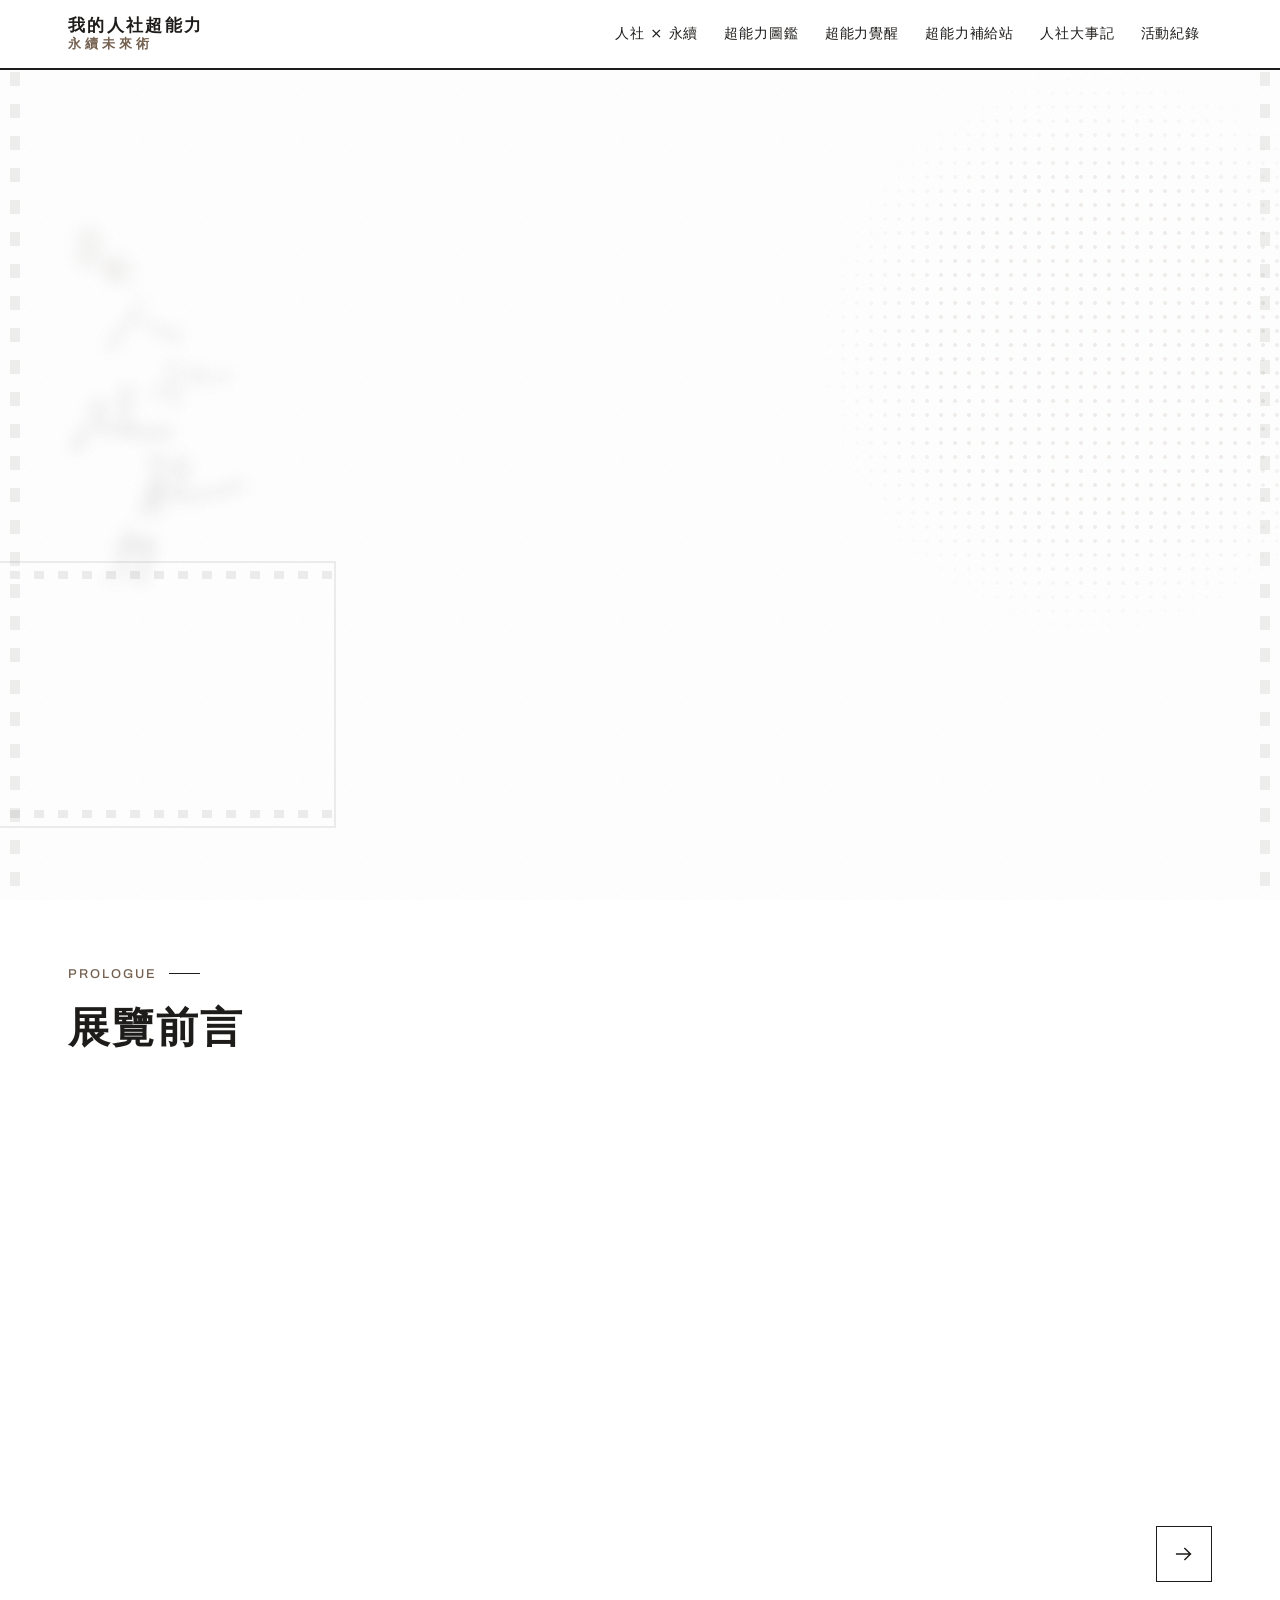
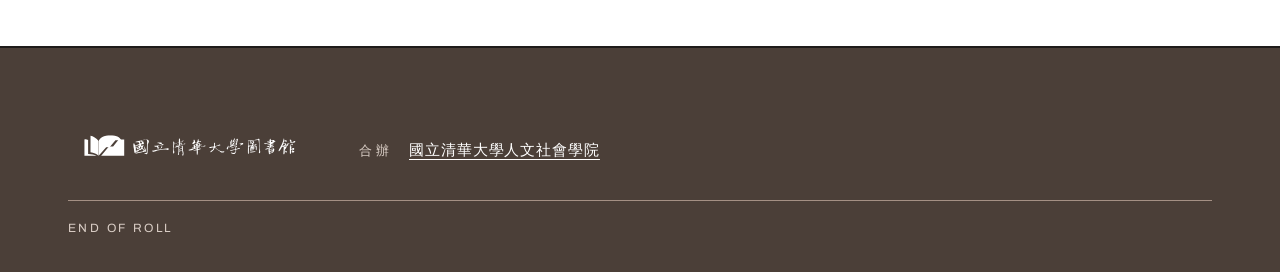
<file: index.html>
<!DOCTYPE html>
<html lang="zh-Hant">
<head>
<meta charset="UTF-8">
<meta name="viewport" content="width=device-width, initial-scale=1">
<title>我的人社超能力：永續未來術</title>
<meta name="description" content="提到「文化永續」，你腦中浮現的是古蹟修復，或是博物館裡的陳列品？ 對人文社會學院而言，文化絕非靜態的遺產或被定格的過去，而是一場在理解、反思與行動中持續生成的實踐冒險。">
<meta name="theme-color" content="#ffffff">
<meta property="og:type" content="website">
<meta property="og:locale" content="zh_TW">
<meta property="og:title" content="我的人社超能力：永續未來術">
<meta property="og:description" content="提到「文化永續」，你腦中浮現的是古蹟修復，或是博物館裡的陳列品？ 對人文社會學院而言，文化絕非靜態的遺產或被定格的過去，而是一場在理解、反思與行動中持續生成的實踐冒險。">
<meta http-equiv="Content-Security-Policy" content="default-src 'self'; script-src 'self'; style-src 'self' https://fonts.googleapis.com; font-src 'self' https://fonts.gstatic.com; img-src 'self' data:; frame-src https://www.youtube-nocookie.com https://drive.google.com; connect-src 'self'; object-src 'none'; base-uri 'self'; form-action 'none'">
<meta name="referrer" content="strict-origin-when-cross-origin">
<meta name="robots" content="noindex, nofollow">
<link rel="preconnect" href="https://fonts.googleapis.com">
<link rel="preconnect" href="https://fonts.gstatic.com" crossorigin>
<link rel="preload" href="assets/fonts/archivo-latin.woff2" as="font" type="font/woff2" crossorigin>
<script src="assets/js/boot.js"></script>
<link rel="stylesheet" href="https://fonts.googleapis.com/css2?family=Noto+Serif+TC:wght@700;900&display=block">
<link rel="stylesheet" href="assets/css/site.css">
<link rel="icon" href="assets/favicon.svg" type="image/svg+xml">
<script src="assets/js/gsap.min.js" defer></script>
<script src="assets/js/ScrollTrigger.min.js" defer></script>
<script src="assets/js/site.js" defer></script>
</head>
<body class="page-home">
<a class="skip" href="#main">跳到主要內容</a>
<div class="bg-film" aria-hidden="true"><div class="bg-sprocket"></div><div class="bg-halftone"></div><div class="bg-frame"></div><div class="bg-grain"></div></div>
<header class="site-header" data-header>
  <div class="nav-inner">
    <a class="brand" href="index.html" aria-label="我的人社超能力：永續未來術 首頁">
      <strong>我的人社超能力</strong><span>永續未來術</span>
    </a>
    <button class="menu-btn" type="button" aria-expanded="false" aria-controls="main-nav" data-menu-btn>
      <span class="menu-btn-label">選單</span><span class="menu-btn-bars" aria-hidden="true"><i></i><i></i><i></i></span>
    </button>
    <nav class="main-nav" id="main-nav" aria-label="主選單" data-menu>
      <ul><li><a href="sustainability.html">人社 × 永續</a></li><li><a href="superpowers.html">超能力圖鑑</a></li><li><a href="awakening.html">超能力覺醒</a></li><li><a href="supply.html">超能力補給站</a></li><li><a href="timeline.html">人社大事記</a></li><li><a href="events.html">活動紀錄</a></li></ul>
    </nav>
  </div>
  <div class="read-progress" aria-hidden="true"><span data-progress></span></div>
</header>
<main id="main">
<section class="hero" data-hero>
  <div class="wrap hero-grid">
    <div class="hero-text">
      <h1 class="hero-title hero-title-art"><img class="hero-art" data-hero-line src="assets/img/title-main.svg" width="17583" height="35047" alt="我的人社超能力"><span class="hero-line accent" data-hero-line>永續未來術</span></h1>
      <p class="hero-en" lang="en">My HSS Superpower: Shaping A Sustainable Future</p>
      <div class="hero-meta">
        <p class="hero-date">2026.10.21（三）— 2027.03.07（日）</p>
        <p>國立清華大學總圖書館一樓知識集</p>
      </div>
    </div>
    <ol class="hero-frames" aria-label="四種超能力">
      <li class="hero-frame" data-tone="eye" data-hero-frame><picture class="hf-char" aria-hidden="true"><source type="image/webp" srcset="assets/img/char-eye-400.webp 400w, assets/img/char-eye-800.webp 800w" sizes="(max-width: 640px) 40vw, (max-width: 1024px) 22vw, 200px"><img src="assets/img/char-eye-400.png" width="400" height="380" alt="" loading="eager" decoding="async"></picture><span class="hf-name">透視眼</span><span class="hf-no" aria-hidden="true">FR.01</span></li><li class="hero-frame" data-tone="ear" data-hero-frame><picture class="hf-char" aria-hidden="true"><source type="image/webp" srcset="assets/img/char-ear-400.webp 400w, assets/img/char-ear-544.webp 544w" sizes="(max-width: 640px) 40vw, (max-width: 1024px) 22vw, 200px"><img src="assets/img/char-ear-400.png" width="400" height="662" alt="" loading="eager" decoding="async"></picture><span class="hf-name">共鳴耳</span><span class="hf-no" aria-hidden="true">FR.02</span></li><li class="hero-frame" data-tone="pen" data-hero-frame><picture class="hf-char" aria-hidden="true"><source type="image/webp" srcset="assets/img/char-pen-400.webp 400w, assets/img/char-pen-543.webp 543w" sizes="(max-width: 640px) 40vw, (max-width: 1024px) 22vw, 200px"><img src="assets/img/char-pen-400.png" width="400" height="663" alt="" loading="eager" decoding="async"></picture><span class="hf-name">敘事筆</span><span class="hf-no" aria-hidden="true">FR.03</span></li><li class="hero-frame" data-tone="hand" data-hero-frame><picture class="hf-char" aria-hidden="true"><source type="image/webp" srcset="assets/img/char-hand-400.webp 400w, assets/img/char-hand-800.webp 800w" sizes="(max-width: 640px) 40vw, (max-width: 1024px) 22vw, 200px"><img src="assets/img/char-hand-400.png" width="400" height="431" alt="" loading="eager" decoding="async"></picture><span class="hf-name">改變手</span><span class="hf-no" aria-hidden="true">FR.04</span></li>
    </ol>
  </div>
</section>

<section class="section intro" aria-labelledby="intro-h">
  <div class="wrap intro-grid">
    <div class="intro-side"><p class="kicker">PROLOGUE</p><h2 class="sec-h2" id="intro-h">展覽前言</h2></div>
    <div class="intro-body prose">
      <p class="lead-para" data-reveal>提到「文化永續」，你腦中浮現的是古蹟修復，或是博物館裡的陳列品？</p><p class="lead-para" data-reveal>對人文社會學院而言，文化絕非靜態的遺產或被定格的過去，而是一場在理解、反思與行動中持續生成的實踐冒險。</p>
      <p data-reveal>從大學部的跨界探索到研究所的深耕細作，人社院各個系所交織成一張充滿生命力的網絡，培養出具備知性反思與公共責任的文化工作者，在講究理解與實踐的交會中，為世界注入倫理感與創新能量，也構築一套面對未來世界的價值方案。</p><p data-reveal>我們誠摯邀請你走進展場，見證文化如何在每一天的實踐中，綻放出最動人的永續生機。</p>
    </div>
  </div>
</section>
</main>
<nav class="pager wrap" aria-label="上一頁與下一頁"><a class="pager-next" href="sustainability.html" rel="next" aria-label="下一頁：人社 × 永續"><svg viewBox="0 0 24 24" width="22" height="22" aria-hidden="true" focusable="false"><path d="M4 12h15M13 6l6 6-6 6" fill="none" stroke="currentColor" stroke-width="1.6" stroke-linecap="square"/></svg><span class="vh">下一頁：人社 × 永續</span></a></nav>
<footer class="site-footer">
  <div class="wrap footer-grid">
    <p class="f-org"><a class="f-logo" href="https://www.lib.nthu.edu.tw/" target="_blank" rel="noopener noreferrer" aria-label="國立清華大學圖書館官網（另開新視窗）"><img src="assets/nthu-library-logo.svg" width="500" height="85" alt="國立清華大學圖書館" loading="lazy" decoding="async"></a></p>
    <p class="f-co"><span class="f-co-label">合辦</span><a class="f-co-link" href="https://hss.site.nthu.edu.tw/" target="_blank" rel="noopener noreferrer" aria-label="國立清華大學人文社會學院官網（另開新視窗）">國立清華大學人文社會學院</a></p>
    <p class="f-end" aria-hidden="true">END OF ROLL</p>
  </div>
</footer>
<button class="to-top" type="button" data-to-top aria-label="回到頁首">TOP</button>
<dialog class="lightbox" data-lightbox-dialog aria-label="照片檢視"><figure><img alt="" data-lb-img><figcaption data-lb-cap></figcaption></figure><button type="button" class="lb-close" data-lb-close aria-label="關閉">CLOSE</button><button type="button" class="lb-prev" data-lb-prev aria-label="上一張">PREV</button><button type="button" class="lb-next" data-lb-next aria-label="下一張">NEXT</button></dialog>
</body>
</html>
</file>
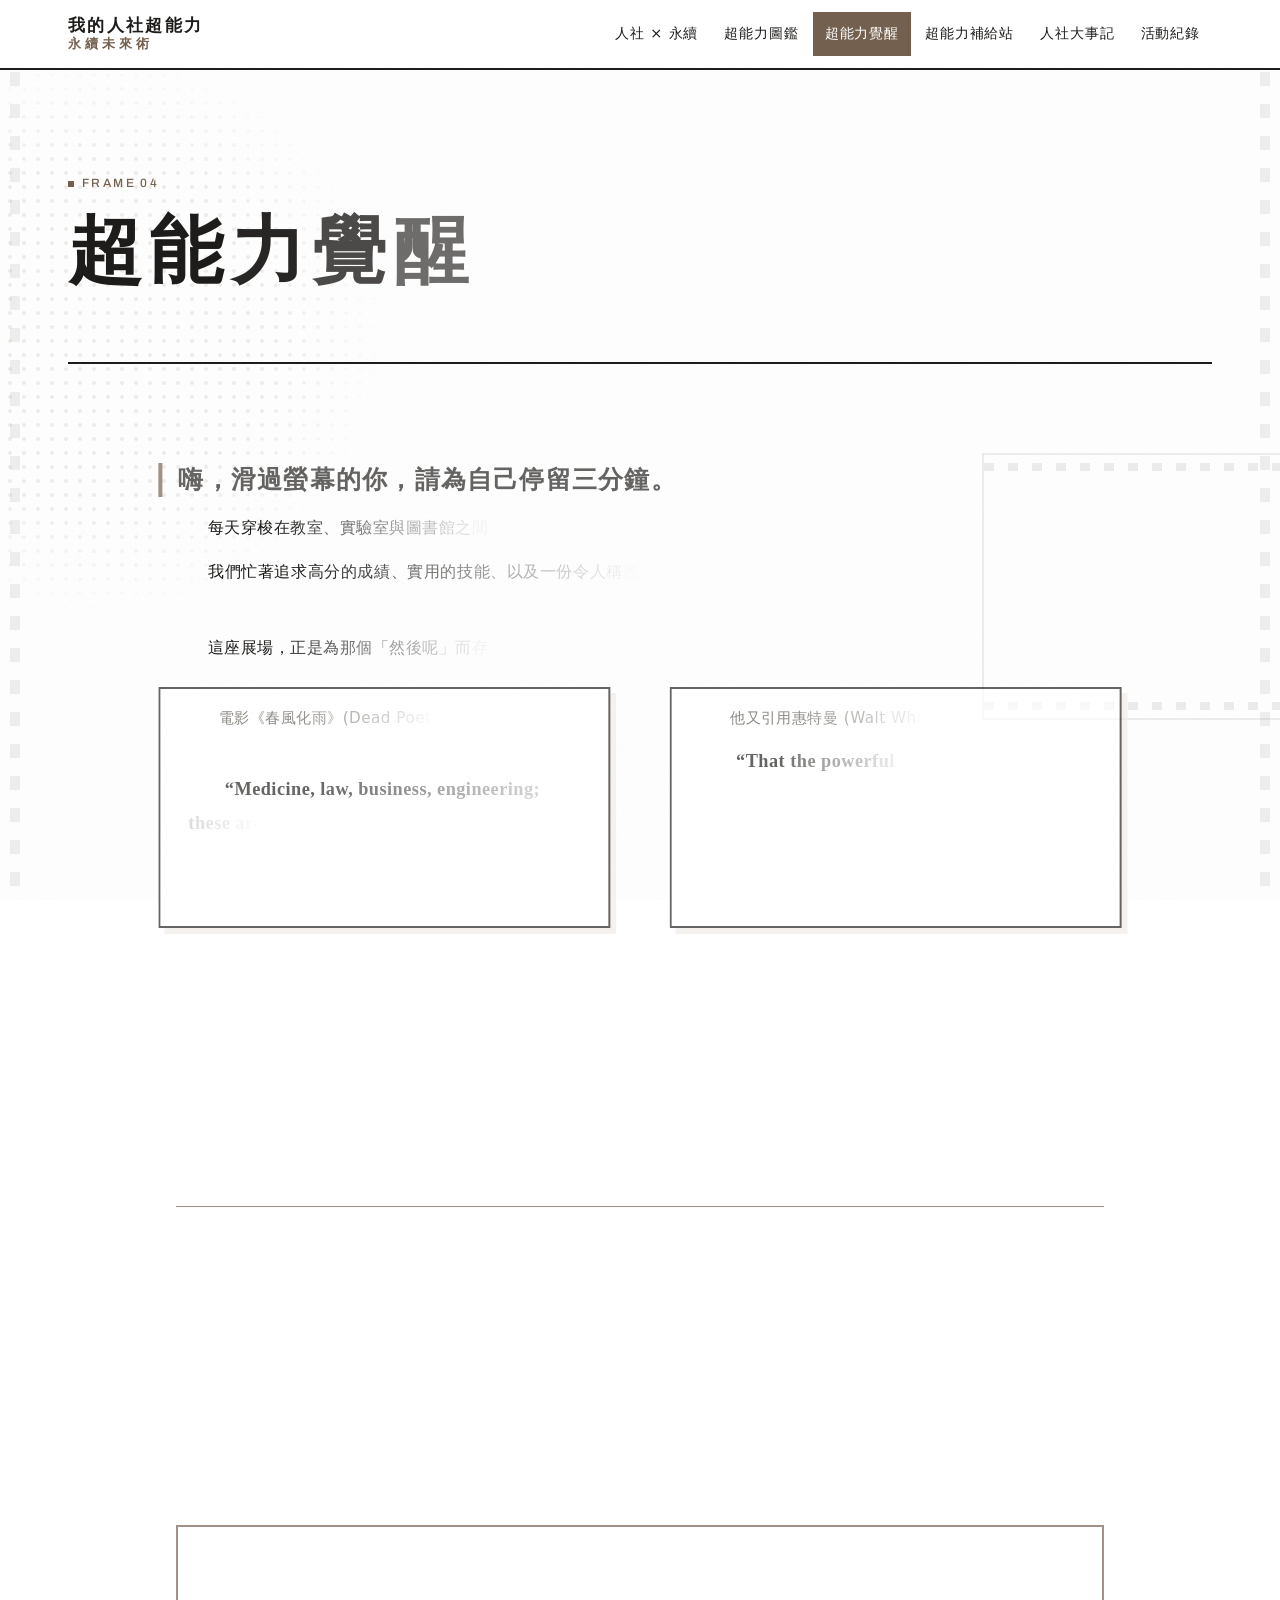
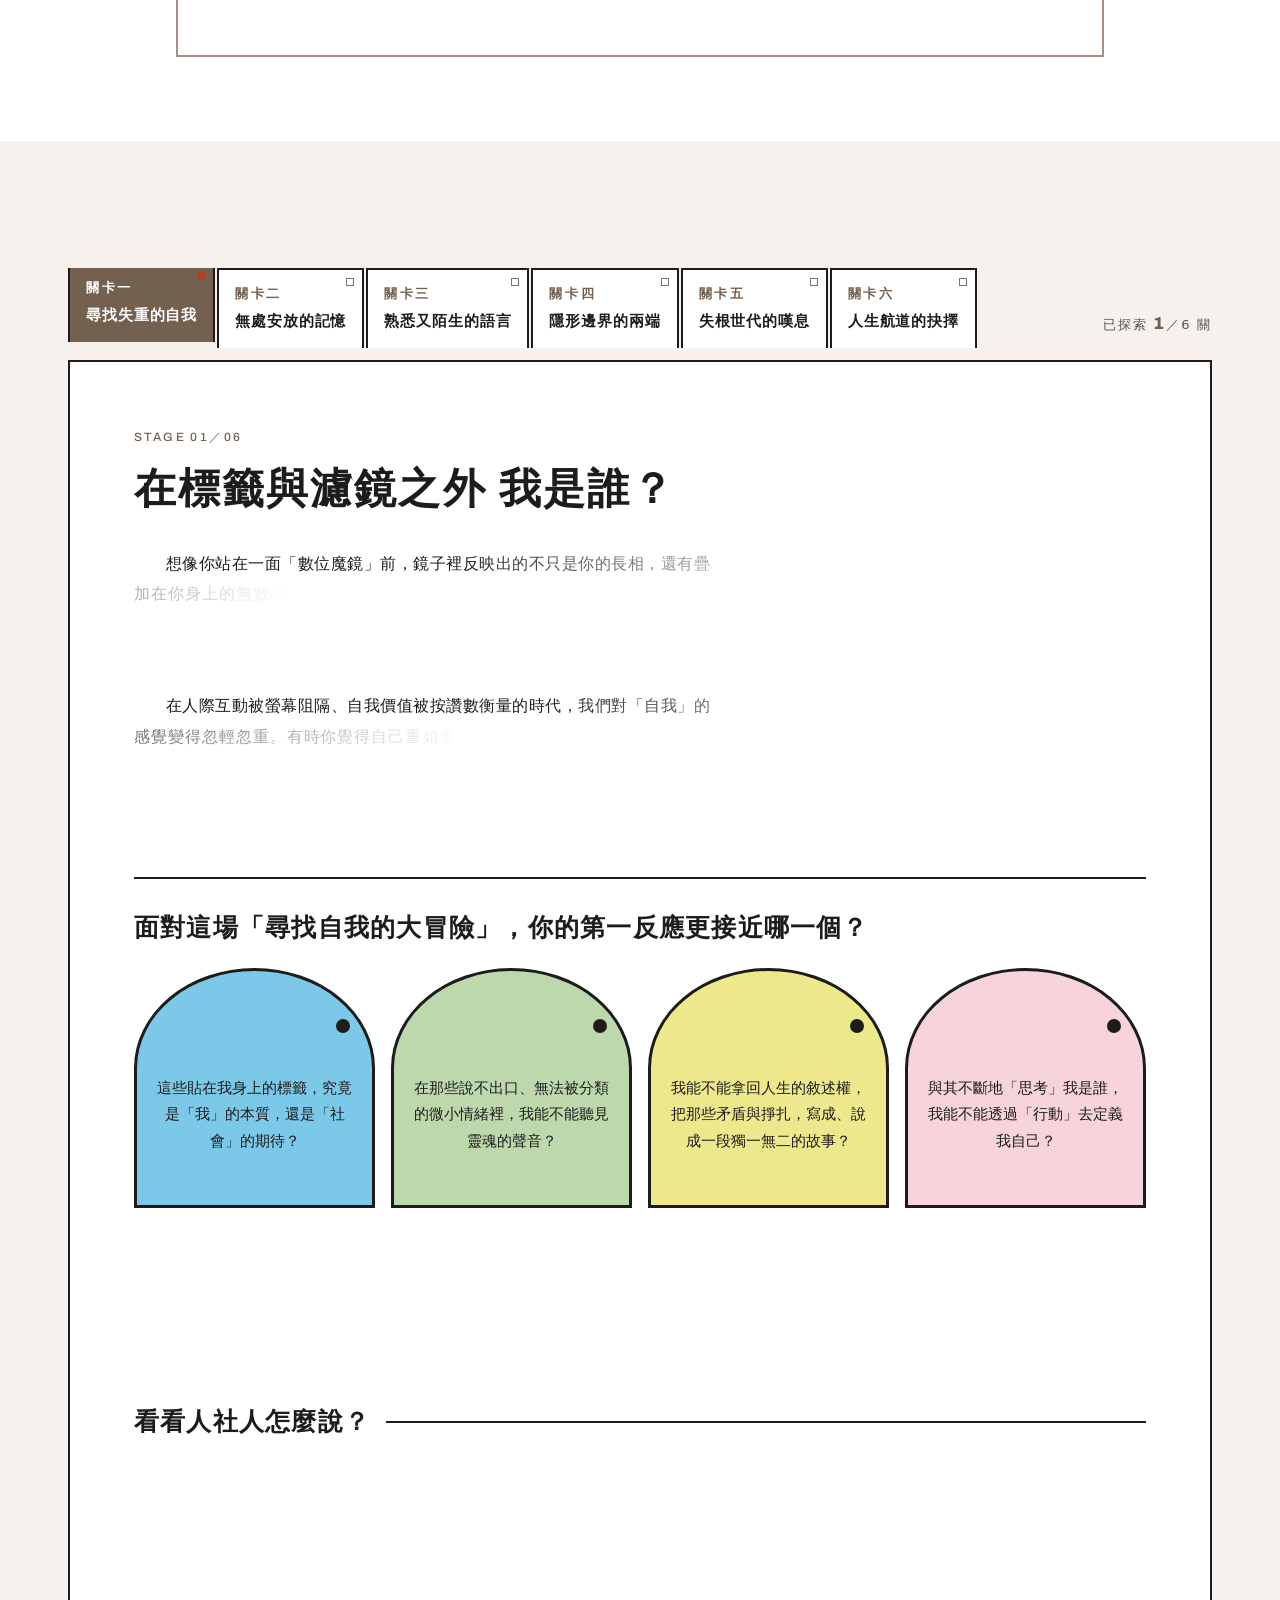
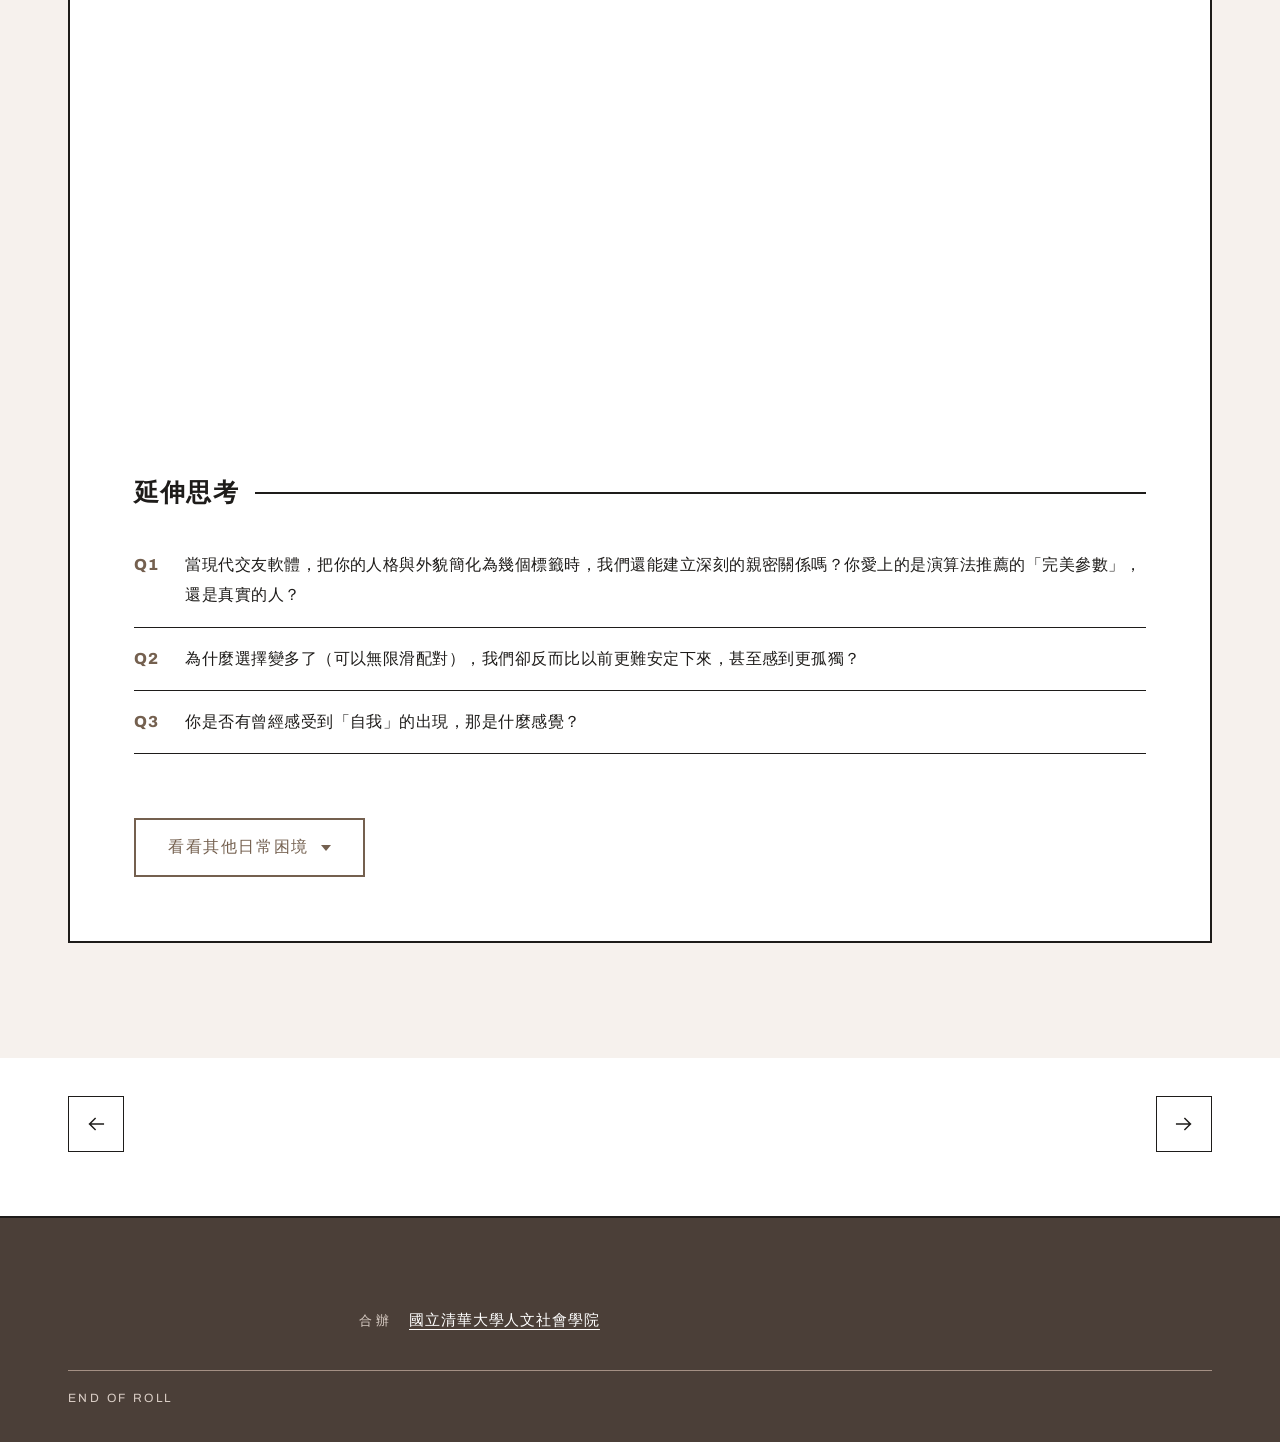
<file: awakening.html>
<!DOCTYPE html>
<html lang="zh-Hant">
<head>
<meta charset="UTF-8">
<meta name="viewport" content="width=device-width, initial-scale=1">
<title>超能力覺醒｜我的人社超能力：永續未來術</title>
<meta name="description" content="每天穿梭在教室、實驗室與圖書館之間，你是不是也覺得，生活有時像一條設定好的單行道？">
<meta name="theme-color" content="#ffffff">
<meta property="og:type" content="website">
<meta property="og:locale" content="zh_TW">
<meta property="og:title" content="超能力覺醒｜我的人社超能力：永續未來術">
<meta property="og:description" content="每天穿梭在教室、實驗室與圖書館之間，你是不是也覺得，生活有時像一條設定好的單行道？">
<meta http-equiv="Content-Security-Policy" content="default-src 'self'; script-src 'self'; style-src 'self' https://fonts.googleapis.com; font-src 'self' https://fonts.gstatic.com; img-src 'self' data:; frame-src https://www.youtube-nocookie.com https://drive.google.com; connect-src 'self'; object-src 'none'; base-uri 'self'; form-action 'none'">
<meta name="referrer" content="strict-origin-when-cross-origin">
<meta name="robots" content="noindex, nofollow">
<link rel="preconnect" href="https://fonts.googleapis.com">
<link rel="preconnect" href="https://fonts.gstatic.com" crossorigin>
<link rel="preload" href="assets/fonts/archivo-latin.woff2" as="font" type="font/woff2" crossorigin>
<script src="assets/js/boot.js"></script>
<link rel="stylesheet" href="https://fonts.googleapis.com/css2?family=Noto+Serif+TC:wght@700;900&display=block">
<link rel="stylesheet" href="assets/css/site.css">
<link rel="icon" href="assets/favicon.svg" type="image/svg+xml">
<script src="assets/js/gsap.min.js" defer></script>
<script src="assets/js/ScrollTrigger.min.js" defer></script>
<script src="assets/js/site.js" defer></script>
</head>
<body class="page-awaken">
<a class="skip" href="#main">跳到主要內容</a>
<div class="bg-film" aria-hidden="true"><div class="bg-sprocket"></div><div class="bg-halftone"></div><div class="bg-frame"></div><div class="bg-grain"></div></div>
<header class="site-header" data-header>
  <div class="nav-inner">
    <a class="brand" href="index.html" aria-label="我的人社超能力：永續未來術 首頁">
      <strong>我的人社超能力</strong><span>永續未來術</span>
    </a>
    <button class="menu-btn" type="button" aria-expanded="false" aria-controls="main-nav" data-menu-btn>
      <span class="menu-btn-label">選單</span><span class="menu-btn-bars" aria-hidden="true"><i></i><i></i><i></i></span>
    </button>
    <nav class="main-nav" id="main-nav" aria-label="主選單" data-menu>
      <ul><li><a href="sustainability.html">人社 × 永續</a></li><li><a href="superpowers.html">超能力圖鑑</a></li><li><a href="awakening.html" aria-current="page">超能力覺醒</a></li><li><a href="supply.html">超能力補給站</a></li><li><a href="timeline.html">人社大事記</a></li><li><a href="events.html">活動紀錄</a></li></ul>
    </nav>
  </div>
  <div class="read-progress" aria-hidden="true"><span data-progress></span></div>
</header>
<main id="main">
<header class="page-head wrap">
  <p class="frame-tag" aria-hidden="true">FRAME 04</p>
  <h1 class="page-title" data-reveal>超能力覺醒</h1>
  <p class="page-unit" data-reveal>如果我有超能力，世界會不一樣嗎？</p>
</header>

<section class="section awaken-intro">
  <div class="wrap"><div class="prose intro-flow"><h2 class="intro-h" data-reveal>嗨，滑過螢幕的你，請為自己停留三分鐘。</h2><p data-reveal>每天穿梭在教室、實驗室與圖書館之間，你是不是也覺得，生活有時像一條設定好的單行道？</p><p data-reveal>我們忙著追求高分的成績、實用的技能、以及一份令人稱羨的未來。然而，當我們擁有了維持生存的「硬實力」後，心底是否偶爾會冒出一個微小的聲音：「然後呢？我的履歷表之外，還剩下什麼？」</p><p data-reveal>這座展場，正是為那個「然後呢」而存在的。</p><div class="verse-pair"><div class="verse-card" data-reveal data-fx="l"><p data-reveal>電影《春風化雨》(Dead Poets Society) 中，羅賓威廉斯 (Robin Williams) 飾演的老師說：</p><blockquote class="verse"><p>“Medicine, law, business, engineering; these are noble pursuits and necessary to sustain life. But poetry, beauty, romance, love; these are what we stay alive for.”</p></blockquote></div><div class="verse-card" data-reveal data-fx="r"><p data-reveal>他又引用惠特曼 (Walt Whitman) 的詩句：</p><blockquote class="verse"><p>“That the powerful play goes on, and you may contribute a verse.”</p></blockquote></div></div><p data-reveal>然後，他深深地看著學生問道：“What will your verse be? ”</p><p class="verse-close" data-reveal>這次的特展，既展現人文社會學院如何培養擁有更好能力的人，也展現在這場名為「當代社會」的powerful play進行過程中，我們所貢獻的verses。</p><h2 class="intro-h" data-reveal>接下來，我們為你準備了一場專屬當代的「議題探索遊戲」。</h2><p data-reveal>這裡沒有枯燥的學術說教，也沒有絕對的標準答案，而你，將面臨幾個真實的生活情境抉擇：</p><ul class="intro-bullets"><li data-reveal>面對長輩捨不得丟的舊物件，你看見的是空間浪費，還是時代的記憶？</li><li data-reveal>走出校園的同溫層，你該如何用自己的專業，與外界環境產生真正的連結？</li><li data-reveal>偏離了「安穩賺錢」的標準航道，你能否看見其他的存在可能性？</li></ul><p data-reveal>無論你來自理工、生科、商管還是人文科系，我們相信，在你的專業訓練之外，一定還藏著某種未被定義的「超能力」——可能是看穿事物本質的透視眼、溫柔接住他人的共鳴耳、轉譯複雜故事的敘事筆，或是勇於實踐的改變手。</p><p data-reveal>暫時放下「必須有用」的焦慮吧。來看看不同的觀點如何碰撞，也邀請你在這場思想激盪的旅程中，和我們一起繼續思考：</p><blockquote class="verse" data-reveal><p lang="en">“What will your verse be?”</p><p>你將為生命寫下什麼樣的詩篇？</p></blockquote></div></div>
</section>
<section class="section game section-warm" aria-label="議題探索遊戲" data-game>
  <div class="wrap">
    <div class="game-bar">
      <ul class="tabs" role="tablist" aria-label="六道關卡"><li role="presentation"><a role="tab" id="tab-1" href="#stage-1" aria-controls="stage-1" aria-selected="false" data-tab="1"><span class="tab-no">關卡一</span><span class="tab-name">尋找失重的自我</span><span class="tab-seen" aria-hidden="true"></span></a></li><li role="presentation"><a role="tab" id="tab-2" href="#stage-2" aria-controls="stage-2" aria-selected="false" data-tab="2"><span class="tab-no">關卡二</span><span class="tab-name">無處安放的記憶</span><span class="tab-seen" aria-hidden="true"></span></a></li><li role="presentation"><a role="tab" id="tab-3" href="#stage-3" aria-controls="stage-3" aria-selected="false" data-tab="3"><span class="tab-no">關卡三</span><span class="tab-name">熟悉又陌生的語言</span><span class="tab-seen" aria-hidden="true"></span></a></li><li role="presentation"><a role="tab" id="tab-4" href="#stage-4" aria-controls="stage-4" aria-selected="false" data-tab="4"><span class="tab-no">關卡四</span><span class="tab-name">隱形邊界的兩端</span><span class="tab-seen" aria-hidden="true"></span></a></li><li role="presentation"><a role="tab" id="tab-5" href="#stage-5" aria-controls="stage-5" aria-selected="false" data-tab="5"><span class="tab-no">關卡五</span><span class="tab-name">失根世代的嘆息</span><span class="tab-seen" aria-hidden="true"></span></a></li><li role="presentation"><a role="tab" id="tab-6" href="#stage-6" aria-controls="stage-6" aria-selected="false" data-tab="6"><span class="tab-no">關卡六</span><span class="tab-name">人生航道的抉擇</span><span class="tab-seen" aria-hidden="true"></span></a></li></ul>
      <p class="game-progress" aria-live="polite">已探索 <b data-seen-count>0</b>／6 關</p>
    </div>
    <div class="stages"><section class="stage" id="stage-1" role="tabpanel" aria-labelledby="tab-1" data-stage="1" data-ui="door">
  <div class="stage-inner">
    <p class="stage-level" aria-hidden="true">STAGE 01／06</p>
    <h2 class="stage-title">在標籤與濾鏡之外 我是誰？</h2>
    <div class="stage-scene prose"><p data-reveal>想像你站在一面「數位魔鏡」前，鏡子裡反映出的不只是你的長相，還有疊加在你身上的無數標籤：「清大學生」、「Ｉ人」、「斜槓青年」、「某人的子女」……。並在螢幕上不斷推播你「可能感興趣」的內容，試圖幫你定義你的品味。</p><p data-reveal>在人際互動被螢幕阻隔、自我價值被按讚數衡量的時代，我們對「自我」的感覺變得忽輕忽重。有時你覺得自己重如泰山，全世界都該看見我，有時又輕如鴻毛，就像是一大海中的一隻小蝦米。如果撕下身上的所有標籤，褪去這一切外在的定義，那個最真實、不知輕重的「自己」，究竟還剩下什麼？</p></div>
    <div class="choice" data-choice>
      <h3 class="choice-q" id="q-1">面對這場「尋找自我的大冒險」，你的第一反應更接近哪一個？</h3>
      
      <ul class="opts" aria-labelledby="q-1"><li data-pos="1"><button type="button" class="opt" aria-pressed="false" aria-controls="resp-1-1" data-opt="1" data-tone="eye"><span class="opt-no" aria-hidden="true"></span><span class="opt-text">這些貼在我身上的標籤，究竟是「我」的本質，還是「社會」的期待？</span></button></li><li data-pos="2"><button type="button" class="opt" aria-pressed="false" aria-controls="resp-1-2" data-opt="2" data-tone="ear"><span class="opt-no" aria-hidden="true"></span><span class="opt-text">在那些說不出口、無法被分類的微小情緒裡，我能不能聽見靈魂的聲音？</span></button></li><li data-pos="3"><button type="button" class="opt" aria-pressed="false" aria-controls="resp-1-3" data-opt="3" data-tone="pen"><span class="opt-no" aria-hidden="true"></span><span class="opt-text">我能不能拿回人生的敘述權，把那些矛盾與掙扎，寫成、說成一段獨一無二的故事？</span></button></li><li data-pos="4"><button type="button" class="opt" aria-pressed="false" aria-controls="resp-1-4" data-opt="4" data-tone="hand"><span class="opt-no" aria-hidden="true"></span><span class="opt-text">與其不斷地「思考」我是誰，我能不能透過「行動」去定義我自己？</span></button></li></ul>
      <div class="resp-box" aria-live="polite"><div class="resp" id="resp-1-1" data-resp="1" hidden><p>我想看穿那些隱形的身分框架。我們從小到大被要求扮演的角色、被教育體制賦予的排名，如何塑造了我的自我認知的？如果我能識別出這些標籤背後的權力與結構，我是不是就能從中解脫，不再被「別人眼中的優秀」所綁架，重新看見那個被結構掩蓋的真我？</p></div><div class="resp" id="resp-1-2" data-resp="2" hidden><p>我想感知那些標籤無法涵蓋的「模糊地帶」。為什麼在與人互動減少的今天，我們反而更害怕寂寞？我能不能聽見自己內心深處對連結的渴求，或是對現狀的微小抗拒？透過感受自己的孤獨與顫抖，我也能同理他人同樣在數位海洋中掙扎的靈魂，建立起更真實、不需包裝的心靈頻率。</p></div><div class="resp" id="resp-1-3" data-resp="3" hidden><p>自我不是一個靜止的數據，而是一個持續演化的敘事。我想記錄下那些「不符合標籤」的時刻——那次愚蠢的失敗、那個莫名的堅持、或是那段無法被 AI 歸納的生命轉折。我認為真正的自我認識，是透過不斷地敘述與詮釋，將破碎的經驗縫合在一起，創造出屬於我的生命意義。</p></div><div class="resp" id="resp-1-4" data-resp="4" hidden><p>自我不是找出來的，而是做出來的。我想在真實世界裡進行各種實驗，去接觸不同的人、參與不同的社會議題。在每一次的互動與選擇中，我會發現哪些事讓我熱血沸騰，哪些事讓我絕對無法妥協。我想引導身邊的人走出手機螢幕，在實踐中摸索出屬於自我的重量與方向。</p></div></div>
    </div>
    <div class="voices-wrap">
      <h3 class="voices-h">看看人社人怎麼說？</h3>
      <ul class="voices"><li class="voice" data-reveal><h4>亞際文化研究國際碩士學位學程</h4><p class="voice-lead">亞際不是被研究的主題，而是打破邊界的視野。</p><p>在數位標籤之外，我們立足台灣、放眼亞洲各地歷史與文化經驗的自身縱深與交互碰撞、相互映照。</p><p>在跨國界的流動中，梳理歷史連帶與文化承續，找回不被定義的生命重力。</p></li><li class="voice" data-reveal><h4>台灣研究教師在職進修碩士學位班</h4><p class="voice-lead">融合文學之心與人類學之眼。</p><p>帶領進修教師回到文化土壤與社會現場，傾聽多元經驗。</p><p>在數位標籤與新潮中，不隨波逐流，而透過文學之心與人類學之眼，引導下一代看見生命交織，建立自我敘事的主體性。</p></li><li class="voice" data-reveal><h4>哲學研究所</h4><p class="voice-lead">將思辨帶入行動。</p><p>我們在英美、歐陸與東西方思想的跨域對話中認識自我、傳承文化、回望自身。</p><p>透過實作哲學，在真實處境與公共問題中反省實踐，創造不被標籤定義的新價值。</p></li><li class="voice" data-reveal><h4>台灣文學研究所</h4><p class="voice-lead">透過文字，重新說出自己的故事。</p><p>自我是在歷史、性別與媒介中不斷建構的多重敘事。</p><p>標籤是理解自我的入口，而非終點。</p><p>文學讓我們辨認命名的力量，並透過文字重新說出自己的故事。</p></li></ul>
    </div>
    <div class="think">
      <h3 class="think-h">延伸思考</h3>
      <ol class="think-list"><li>當現代交友軟體，把你的人格與外貌簡化為幾個標籤時，我們還能建立深刻的親密關係嗎？你愛上的是演算法推薦的「完美參數」，還是真實的人？</li><li>為什麼選擇變多了（可以無限滑配對），我們卻反而比以前更難安定下來，甚至感到更孤獨？</li><li>你是否有曾經感受到「自我」的出現，那是什麼感覺？</li></ol>
    </div>
    <div class="stage-actions">
      <details class="others">
        <summary>看看其他日常困境</summary>
        <ul><li><a href="#stage-2" data-goto="2">關卡二‧無處安放的記憶</a></li><li><a href="#stage-3" data-goto="3">關卡三‧熟悉又陌生的語言</a></li><li><a href="#stage-4" data-goto="4">關卡四‧隱形邊界的兩端</a></li><li><a href="#stage-5" data-goto="5">關卡五‧失根世代的嘆息</a></li><li><a href="#stage-6" data-goto="6">關卡六‧人生航道的抉擇</a></li></ul>
      </details>
      <a class="btn-solid" href="supply.html" data-gate-supply>前往超能力補給站</a>
    </div>
  </div>
</section><section class="stage" id="stage-2" role="tabpanel" aria-labelledby="tab-2" data-stage="2" data-ui="card">
  <div class="stage-inner">
    <p class="stage-level" aria-hidden="true">STAGE 02／06</p>
    <h2 class="stage-title">斷捨離的記憶重量——那些捨不得丟的「無用之物」</h2>
    <div class="stage-scene prose"><p data-reveal>家族決定將幾經風霜的老屋翻新，在整理雜物時，你與長輩發生了爭執。角落裡堆著一台早就無法運作的卡式收音機、幾本泛黃且字跡模糊的舊食譜，還有一扇因為生鏽而拆下來的鐵窗花。在現代「斷捨離」與「極簡空間」的邏輯下，它們毫無實用價值、甚至佔據了昂貴的居住坪數；但在長輩眼中，那裡頭卻藏著他們一整代人的青春與家族記憶。</p><p data-reveal>面對這些即將被當成垃圾清運的「私人文化資產」，你突然猶豫了。物質會衰敗，但依附在物質上的情感與記憶該何去何從？當老建築被拆除、舊物件被丟棄，我們是不是也在不知不覺中，切斷了與過去的聯繫？</p></div>
    <div class="choice" data-choice>
      <h3 class="choice-q" id="q-2">面對這場「物件與記憶的去留拉鋸」，你的第一反應更接近哪一個？</h3>
      
      <ul class="opts" aria-labelledby="q-2"><li data-pos="1"><button type="button" class="opt" aria-pressed="false" aria-controls="resp-2-1" data-opt="1" data-tone="eye"><span class="opt-no" aria-hidden="true"></span><span class="opt-text">到底是誰在定義什麼東西有「保留價值」？「無用」就該被淘汰嗎？</span></button><div class="resp" id="resp-2-1" data-resp="1" hidden><p>現代社會總是用「效率」和「市場價格」來衡量事物的去留，彷彿只有被官方認定的「古蹟」才配稱為文化資產。我能不能看穿這種單一的資本與實用邏輯？去質疑為什麼那些承載庶民生活、家族歷史的微小物件，總是輕易地被視為「垃圾」？或許，堅持保留某些無用之物，正是我們抵抗快速消費文化的一種微觀反叛。</p></div></li><li data-pos="2"><button type="button" class="opt" aria-pressed="false" aria-controls="resp-2-2" data-opt="2" data-tone="ear"><span class="opt-no" aria-hidden="true"></span><span class="opt-text">這些舊物件背後，究竟藏著長輩什麼樣的思念與說不出口的失落？</span></button><div class="resp" id="resp-2-2" data-resp="2" hidden><p>我感受到長輩緊抓著不放的，其實不是那個壞掉的物品，而是害怕自己的生命經驗被時代遺忘的恐懼。物件是記憶的錨點，丟棄它彷彿就是抹煞了他們曾經存在的證明。我能不能先放下「斷捨離」的理智勸說，靜下心來傾聽他們撫摸舊物時的嘆息，溫柔地接住那份面對時光流逝的無力感？</p></div></li><li data-pos="3"><button type="button" class="opt" aria-pressed="false" aria-controls="resp-2-3" data-opt="3" data-tone="pen"><span class="opt-no" aria-hidden="true"></span><span class="opt-text">我能不能在物件腐壞或消失之前，用另一種形式，例如拍照，將它的「靈魂」記錄下來？</span></button><div class="resp" id="resp-2-3" data-resp="3" hidden><p>實體物件終究會隨時間風化，或因現實的空間限制而必須妥協，但「故事」可以跨越時空流傳。我能不能拿起筆或相機，記錄下老屋拆除前的光影、採訪長輩與這件舊物的故事？我想透過書寫與影像的轉譯，讓這些私人記憶超越物質的限制，成為家族甚至是一整個時代的共同敘事。</p></div></li><li data-pos="4"><button type="button" class="opt" aria-pressed="false" aria-controls="resp-2-4" data-opt="4" data-tone="hand"><span class="opt-no" aria-hidden="true"></span><span class="opt-text">與其在「丟與不丟」之間掙扎，我能不能賦予這些老物件全新的現代意義？</span></button><div class="resp" id="resp-2-4" data-resp="4" hidden><p>記憶不該只是一灘死水，而該成為推動未來的活水。面對難以保留的實體，我想發起一場「舊物新生」的行動。比如把拆下的舊窗花結合現代設計改造成實用家具，或是將泛黃的家傳食譜變成社團共食的菜單。我希望透過創意，讓文化資產不再只是放在角落積灰塵，而是以另一種姿態重新活在我們的日常之中。</p></div></li></ul>
      <div class="resp-box" aria-live="polite"></div>
    </div>
    <div class="voices-wrap">
      <h3 class="voices-h">看看人社人怎麼說？</h3>
      <ul class="voices"><li class="voice" data-reveal><h4>中國文學系</h4><p class="voice-lead">在無用之學中，定位人之所以為人的重量。</p><p>中文系同樣在科技時代被貶為「無用」，卻承載著數千年的經典與記憶。</p><p>我們在詩、史、經、傳為我們展現的不同時空中探索。在探索中激發思考、觸動感懷、啟發行動力。</p><p>透過跨時空的情感共鳴，翻找捨不得丟失的文化靈魂。</p></li><li class="voice" data-reveal><h4>歷史研究所</h4><p class="voice-lead">歷史不只在文本裡，更存在於被留下的東西裡。</p><p>舊衣、舊照片、角落的鋤頭，這些「無用之物」藏著不同時代的審美、意義、權力的密碼。</p><p>透過這些捨不得丟棄的物件，我們讀懂記憶與生活流變，尋繹歷史變遷的重量。</p></li><li class="voice" data-reveal><h4>人類學研究所</h4><p class="voice-lead">原來我們從未真正現代過。</p><p>人類學擅長在邊緣與瑣碎中尋找意義、翻轉主流價值。</p><p>採集狩獵不是落後的「無用生計」，歷史遺留更非垃圾。</p><p>這些無用之物反倒揭示了多元的生命形式。</p></li><li class="voice" data-reveal><h4>台灣文學研究所</h4><p class="voice-lead">在斷捨離前，我們用文字記錄物件的生命故事。</p><p>食譜或鐵窗花終會毀壞，但記憶不隨物件丟棄。</p><p>將瀕臨消失的實體，轉化為可閱讀、可傳遞的符號，在想像世界中完成永恆的文物保存。</p></li></ul>
    </div>
    <div class="think">
      <h3 class="think-h">延伸思考</h3>
      <ol class="think-list"><li>在寸土寸金的現代城市裡，當「保留舊物」需要付出高昂的空間成本時，我們該如何衡量「坪數的價格」與「記憶的價值」？</li><li>當我們丟棄一件承載回憶的物品時，究竟是清出了一塊未來的空間，還是不小心切除了某一部分的自己？</li><li>如果一件物品對你意義重大，但對其他人（甚至你的後代）毫無共鳴，它具備成為「文化資產」的資格嗎？</li></ol>
    </div>
    <div class="stage-actions">
      <details class="others">
        <summary>看看其他日常困境</summary>
        <ul><li><a href="#stage-1" data-goto="1">關卡一‧尋找失重的自我</a></li><li><a href="#stage-3" data-goto="3">關卡三‧熟悉又陌生的語言</a></li><li><a href="#stage-4" data-goto="4">關卡四‧隱形邊界的兩端</a></li><li><a href="#stage-5" data-goto="5">關卡五‧失根世代的嘆息</a></li><li><a href="#stage-6" data-goto="6">關卡六‧人生航道的抉擇</a></li></ul>
      </details>
      <a class="btn-solid" href="supply.html" data-gate-supply>前往超能力補給站</a>
    </div>
  </div>
</section><section class="stage" id="stage-3" role="tabpanel" aria-labelledby="tab-3" data-stage="3" data-ui="bubble">
  <div class="stage-inner">
    <p class="stage-level" aria-hidden="true">STAGE 03／06</p>
    <h2 class="stage-title">當「專業」變成了「隔閡」—— 為什麼我們明明說著同一種語言，卻聽不懂彼此？</h2>
    <div class="stage-scene prose"><p data-reveal>過年回家，親戚長輩熱情地問你：「你在清大讀那個XX系，以後是會做什麼的呀？」你腦中閃過一大串專業術語、微積分或是複雜的編碼邏輯，最後你只是尷尬地笑笑，低頭夾菜說：「這很難解釋啦，就隨便找個工作吧哈哈……。」</p><p data-reveal>這種場景是否似曾相識？不只是對長輩，當理工科系遇上人文科系，或是當工程師遇上一般民眾，我們經常懶得解釋，覺得「術業有專攻」。但是否想過，當我們拒絕解釋專業時，似乎也同時關上了與外界連結的大門？如果連最有知識的大學生、研究生、學者都無法說清自己在做什麼，那知識的價值該如何傳遞？</p></div>
    <div class="choice" data-choice>
      <h3 class="choice-q" id="q-3">面對「雞同鴨講」的困境，你認為問題的關鍵在哪裡？</h3>
      <p class="ui-hint">點點看不同選項，翻出你最深層的內心獨白！</p>
      <ul class="opts" aria-labelledby="q-3"><li data-pos="1"><button type="button" class="opt" aria-pressed="false" aria-controls="resp-3-1" data-opt="1" data-tone="eye"><span class="opt-no" aria-hidden="true"></span><span class="opt-text">我說「你不懂」的時候，是真的太難，還是我懶得整理思緒？</span></button></li><li data-pos="2"><button type="button" class="opt" aria-pressed="false" aria-controls="resp-3-2" data-opt="2" data-tone="ear"><span class="opt-no" aria-hidden="true"></span><span class="opt-text">我能不能先放下專業的優越感，去感受對方的困惑，並找到一個讓彼此都能放鬆交流的頻率？</span></button></li><li data-pos="3"><button type="button" class="opt" aria-pressed="false" aria-controls="resp-3-3" data-opt="3" data-tone="pen"><span class="opt-no" aria-hidden="true"></span><span class="opt-text">我能不能找到一個精采的比喻，把枯燥的公式或邏輯轉譯成鄰居、阿嬤都能聽懂的白話文？</span></button></li><li data-pos="4"><button type="button" class="opt" aria-pressed="false" aria-controls="resp-3-4" data-opt="4" data-tone="hand"><span class="opt-no" aria-hidden="true"></span><span class="opt-text">我希望能發起一種「跨領域對話」的練習，我想證明，擁有專業的人，更有責任讓社會理解我們的價值。</span></button></li></ul>
      <div class="resp-box" aria-live="polite"><div class="resp" id="resp-3-1" data-resp="1" hidden><p>專業術語有時候是一種「防護牆」。我們習慣用艱澀的詞彙來定義自己的地位，卻忽略了這是在製造不必要的門檻。我能不能看透這種「知識不對等」帶來的社會隔閡？</p></div><div class="resp" id="resp-3-2" data-resp="2" hidden><p>溝通不只是換個詞，而是想要被聽見。當我停止解釋時，對方感受到的可能不只是「不懂」，而是「被排擠在外」的疏離感。</p></div><div class="resp" id="resp-3-3" data-resp="3" hidden><p>再難的科學，都能講成一個好故事。翻譯專業的能力，其實跟寫程式一樣重要。我想嘗試成為那個「翻譯者」，把高深的學問轉化成有溫度的日常。</p></div><div class="resp" id="resp-3-4" data-resp="4" hidden><p>打破學科的高牆，社會才能共同前進。如果專家只跟專家說話，社會的問題就永遠無法解決，訓練自己和同儕主動與不同背景的人溝通是必須具備的能力。</p></div></div>
    </div>
    <div class="voices-wrap">
      <h3 class="voices-h">看看人社人怎麼說？</h3>
      <ul class="voices"><li class="voice" data-reveal><h4>亞際文化研究國際碩士學位學程</h4><p class="voice-lead">身處學科縫隙，最懂專業隔閡的痛。</p><p>拒絕象牙塔的囈語，將冰冷知識轉譯為與社會共振的語言。</p><p>以跨越邊界的「亞際視野」作為對話橋樑，在邊界的縫隙中伸出手，並點亮相互參照的永續連結。</p></li><li class="voice" data-reveal><h4>語言學研究所</h4><p class="voice-lead">語言具備歧義性，字面下的「弦外之音」與背景知識的差異，往往是隔閡的阻礙。</p><p>語言學拆解人類複雜的訊息處理歷程。</p><p>讓我們有能力辨識解讀的誤差，學會更精確地傳達與接收資訊，使溝通更豐富也更有效。</p></li><li class="voice" data-reveal><h4>華文文學研究所</h4><p class="voice-lead">缺少轉譯，專業就會變成密碼。</p><p>我們訓練學生讀懂作品，更要讀懂聽眾與語境。</p><p>將學術轉化為一般人能進入的敘述，在不同學科、世代與文化間，搭起共同思考的對話橋梁。</p></li><li class="voice" data-reveal><h4>哲學研究所</h4><p class="voice-lead">隔閡源於彼此的問題意識與價值預設不同。</p><p>我們在英美、歐陸與東西方概念間進行翻譯、在不同的傳統間對話。</p><p>透過實作哲學，將思辨帶入公共處境，讓封閉的知識成為跨專業協作、回應社會問題的資源。</p></li><li class="voice" data-reveal><h4>人文社會學院學士班</h4><p class="voice-lead">這不只是知識差異，更是思考方式的落差。</p><p>跨領域讓我們在不同學科間翻譯彼此的語言與邏輯。</p><p>拒絕讓專業成為溝通的高牆，而是將其化為跨界對話與合作的起點。</p></li></ul>
    </div>
    <div class="think">
      <h3 class="think-h">延伸思考</h3>
      <ol class="think-list"><li>為什麼我們覺得用台/客語解釋專業學科很困難？這暗示了語言與「專業知識」之間有著什麼樣的階級關係？</li><li>當長輩聽不懂你在大學學什麼時，他們失去的不只是你的資訊，還有什麼？</li><li>除了在學校修習語言課，我們該如何在日常家庭生活中，進行一場沒有壓力的「母語微型復振」？</li></ol>
    </div>
    <div class="stage-actions">
      <details class="others">
        <summary>看看其他日常困境</summary>
        <ul><li><a href="#stage-1" data-goto="1">關卡一‧尋找失重的自我</a></li><li><a href="#stage-2" data-goto="2">關卡二‧無處安放的記憶</a></li><li><a href="#stage-4" data-goto="4">關卡四‧隱形邊界的兩端</a></li><li><a href="#stage-5" data-goto="5">關卡五‧失根世代的嘆息</a></li><li><a href="#stage-6" data-goto="6">關卡六‧人生航道的抉擇</a></li></ul>
      </details>
      <a class="btn-solid" href="supply.html" data-gate-supply>前往超能力補給站</a>
    </div>
  </div>
</section><section class="stage" id="stage-4" role="tabpanel" aria-labelledby="tab-4" data-stage="4" data-ui="map">
  <div class="stage-inner">
    <p class="stage-level" aria-hidden="true">STAGE 04／06</p>
    <h2 class="stage-title">打破同溫層的隱形邊界——「見域」如何牽起校園、科技與在地的跨域連結？</h2>
    <div class="stage-scene prose"><p data-reveal>你在新竹念書或工作了幾年，生活軌跡幾乎只在「宿舍、校園、巨城」之間點對點移動。身邊的朋友大多念著相似的科系、做著類似的工作，你們常開玩笑說新竹是個只有工程師、沒有靈魂的「文化沙漠」。</p><p data-reveal>直到某個週末，你無意間遇見了由清大學生創立的「見域」團隊。他們正拿著自己發行的《貢丸湯》雜誌，帶著一群竹科工程師與外地大學生，穿梭在百年老街中，聽著東門市場老攤商講述建城歷史。你突然意識到：新竹從來不是沙漠，而是我們把自己關在了名為「專業」與「同溫層」的象牙塔裡。當理工腦遇上文史魂，當外地青年遇上在地老店，我們該如何打破這道隱形的邊界，展開跨領域的對話，重新建立起真實的社會連結？</p></div>
    <div class="choice" data-choice>
      <h3 class="choice-q" id="q-4">面對這場「打破同溫層的社會連結大冒險」，你的第一反應更接近哪一個？</h3>
      <p class="ui-hint">點選地圖上的編號，閱讀該選項與回應。</p>
      <div class="ui-board ui-board-map"><svg class="map-art" viewBox="0 0 800 400" aria-hidden="true" focusable="false"><rect width="800" height="400" fill="#f6f1ed"/><path d="M0 300 C180 250 300 340 520 280 S760 230 800 250" fill="none" stroke="#d9cdc5" stroke-width="22"/><path d="M120 0 C160 120 280 160 330 400" fill="none" stroke="#d9cdc5" stroke-width="16"/><path d="M560 0 C520 110 600 220 650 400" fill="none" stroke="#d9cdc5" stroke-width="12"/><circle cx="400" cy="200" r="62" fill="#fff" stroke="#74604f" stroke-width="3"/><circle cx="400" cy="200" r="42" fill="none" stroke="#a49084" stroke-width="2" stroke-dasharray="4 6"/><text x="400" y="207" text-anchor="middle" font-size="22" font-weight="700" fill="#4b3f38">清大</text><g stroke="#a49084" stroke-width="2" stroke-dasharray="3 6" fill="none"><line x1="360" y1="170" x2="150" y2="105"/><line x1="440" y1="170" x2="650" y2="90"/><line x1="360" y1="235" x2="210" y2="300"/><line x1="440" y1="235" x2="600" y2="285"/></g></svg><ul class="opts" aria-labelledby="q-4"><li data-pos="1"><button type="button" class="opt" aria-pressed="false" aria-controls="resp-4-1" data-opt="1" data-tone="eye" aria-label="地點 1：「專業分工」與「校園高牆」，是如何切斷了我們與真實社會的連結？"><span class="opt-no" aria-hidden="true">1</span><span class="opt-text">「專業分工」與「校園高牆」，是如何切斷了我們與真實社會的連結？</span></button></li><li data-pos="2"><button type="button" class="opt" aria-pressed="false" aria-controls="resp-4-2" data-opt="2" data-tone="ear" aria-label="地點 2：在不同背景與專業的語言差異下，我們能否聽見彼此共通的情感與期盼？"><span class="opt-no" aria-hidden="true">2</span><span class="opt-text">在不同背景與專業的語言差異下，我們能否聽見彼此共通的情感與期盼？</span></button></li><li data-pos="3"><button type="button" class="opt" aria-pressed="false" aria-controls="resp-4-3" data-opt="3" data-tone="pen" aria-label="地點 3：我能不能成為一名「跨域轉譯者」，用對方聽得懂的語言說在地的故事？"><span class="opt-no" aria-hidden="true">3</span><span class="opt-text">我能不能成為一名「跨域轉譯者」，用對方聽得懂的語言說在地的故事？</span></button></li><li data-pos="4"><button type="button" class="opt" aria-pressed="false" aria-controls="resp-4-4" data-opt="4" data-tone="hand" aria-label="地點 4：我能不能打造一個跨界合作的實體平台，讓社會連結在這裡真實地發生？"><span class="opt-no" aria-hidden="true">4</span><span class="opt-text">我能不能打造一個跨界合作的實體平台，讓社會連結在這裡真實地發生？</span></button></li></ul></div>
      <div class="resp-box" aria-live="polite"><div class="resp" id="resp-4-1" data-resp="1" hidden><p>我想看穿「同溫層」背後的結構問題。為什麼擁有頂尖學術資源的大學城，與擁有龐大資本的科技園區，卻和在地的舊城生活圈形成了幾近斷裂的平行時空？我能不能意識到，現代社會極度強調的「專業分工」，其實無形中剝奪了我們去理解其他領域、關心在地社會的能力？</p></div><div class="resp" id="resp-4-2" data-resp="2" hidden><p>跨越領域，首先要跨越偏見。當面對滿口技術術語的工程師，或是堅持傳統做法的市場老攤商時，我能不能放下自己專業上的「知識傲慢」？我想同理不同群體在這個城市裡的生活處境，找出外地人對歸屬感的渴望，與在地人對文化消逝的焦慮之間，那份可以產生共振的對話基礎。</p></div><div class="resp" id="resp-4-3" data-resp="3" hidden><p>最難的不是發現問題，而是讓不同領域的人都能理解問題。我想像「見域」團隊一樣，將生硬的社會學與歷史考究，轉譯成具有設計感的視覺、年輕人覺得「酷」的企劃，甚至是工程師感興趣的數據圖表。我認為跨域對話的核心，在於掌握不同受眾的敘事頻率，讓好故事成為串聯社會的橋樑。</p></div><div class="resp" id="resp-4-4" data-resp="4" hidden><p>對話不能只停留在紙本或網路上。我想發起具體的社會創新行動，將擁有不同專業的人拉進同一個場域。無論是推動老屋再造的共同工作空間，還是策劃一場結合科技藝術與傳統工藝的市集，我希望建立起能讓「大學、產業、地方」互惠共生的商業與社群模式，用行動把斷裂的社會重新縫合。</p></div></div>
    </div>
    <div class="voices-wrap">
      <h3 class="voices-h">看看人社人怎麼說？</h3>
      <ul class="voices"><li class="voice" data-reveal><h4>歷史研究所</h4><p class="voice-lead">打破同溫層的隱形邊界，重組人與人的關係，建立與這座城市真實的連結。</p><p>園區科技人與舊城巷弄居民，同處新竹卻活在不同世界。</p><p>透過理解空間變遷、產業發展、人口移動，串接不同經驗的人們，和城市產生新的關係。</p></li><li class="voice" data-reveal><h4>語言學研究所</h4><p class="voice-lead">語言學保存在地語言，也探討不同語言相互接觸中的各個面向，進一步融合現代科技發展分析方法（包括AI應用）。</p><p>透過語言，探索人類心智的運作。</p><p>在數位與常民生活中打破同溫層，解析語言密碼，牽起校園、科技與在地的跨域連結。</p></li><li class="voice" data-reveal><h4>華文文學研究所</h4><p class="voice-lead">街道是句法，市場是聲腔，老店是地方史。</p><p>帶領學生走出書齋、同溫層。</p><p>將在地經驗扣連華文世界的流動脈絡，讓地方不再只是背景，而成為思想與創作的現場。</p></li><li class="voice" data-reveal><h4>華語文碩士學位學程</h4><p class="voice-lead">透過文化導覽與語言交換，創造跨領域的「共同經驗」。</p><p>我們超越純知識交流，讓多元背景的人產生相互理解。</p><p>借助國際漢學視角，引導學生在地觀察、全球對話，徹底打破同溫層的隱形邊界。</p></li><li class="voice" data-reveal><h4>外國語文學系</h4><p class="voice-lead">外語是穿梭各域的工具。</p><p>我們漫步新竹城區，用外語串連各國交流、分享地方美學。</p><p>外語不只是工具，更超越文學。它讓「見域」不只見域，更能「見寓」其意、「見癒」心靈，真正跨出同溫層。</p></li></ul>
    </div>
    <div class="think">
      <h3 class="think-h">延伸思考</h3>
      <ol class="think-list"><li>像《貢丸湯》這樣結合文史調查與設計美學的刊物，成功吸引了年輕人走入市場。你還能想到什麼跨領域的結合模式，能解決當代社會的人際疏離問題？</li><li>除了學校社團和同系同學，你上一次和一個「背景、年齡、專業完全不同」的人進行深度對話是什麼時候？阻礙我們跨出去的最大恐懼是什麼？</li><li>如果你必須向一位每天加班、講求效率的竹科工程師介紹新竹舊城的歷史價值，你會如何「轉譯」你的語言，讓他覺得這件事與他有關？</li></ol>
    </div>
    <div class="stage-actions">
      <details class="others">
        <summary>看看其他日常困境</summary>
        <ul><li><a href="#stage-1" data-goto="1">關卡一‧尋找失重的自我</a></li><li><a href="#stage-2" data-goto="2">關卡二‧無處安放的記憶</a></li><li><a href="#stage-3" data-goto="3">關卡三‧熟悉又陌生的語言</a></li><li><a href="#stage-5" data-goto="5">關卡五‧失根世代的嘆息</a></li><li><a href="#stage-6" data-goto="6">關卡六‧人生航道的抉擇</a></li></ul>
      </details>
      <a class="btn-solid" href="supply.html" data-gate-supply>前往超能力補給站</a>
    </div>
  </div>
</section><section class="stage" id="stage-5" role="tabpanel" aria-labelledby="tab-5" data-stage="5" data-ui="puzzle">
  <div class="stage-inner">
    <p class="stage-level" aria-hidden="true">STAGE 05／06</p>
    <h2 class="stage-title">無殼的青春——當「家屋」成為最昂貴的奢侈品</h2>
    <div class="stage-scene prose"><p data-reveal>你即將畢業，或者剛踏入職場幾年。看著租屋網上那些隔間奇葩、租金卻佔掉薪水三分之一的房間，你感到一陣窒息。打開新聞，長輩們或許會說「我們以前也是苦過來才買房的」，但你心裡清楚，現在的房價收入比早已不是單憑「努力工作」就能跨越的鴻溝。</p><p data-reveal>當「居住」從一項基本人權，變成一場資本炒作的金融遊戲，我們這代被稱為「租屋世代」的青年，面臨的不僅是物質空間的壓縮，更是對未來想像的限縮。在這場跨世代的資源掠奪中，我們除了在各個狹小的房間之間不斷流浪，還能如何奪回對「家」與「生活尊嚴」的定義權？</p></div>
    <div class="choice" data-choice>
      <h3 class="choice-q" id="q-5">面對這場「青年居住正義的集體困境」，你的第一直覺更接近哪一個？</h3>
      <p class="ui-hint">點選拼圖，閱讀該選項與回應。</p>
      <ul class="opts" aria-labelledby="q-5"><li data-pos="1"><button type="button" class="opt" aria-pressed="false" aria-controls="resp-5-1" data-opt="1" data-tone="eye"><span class="opt-no" aria-hidden="true"></span><span class="opt-text">為什麼土地與房屋會變成金融炒作的工具？這是個人的不努力，還是結構的剝削？</span></button></li><li data-pos="2"><button type="button" class="opt" aria-pressed="false" aria-controls="resp-5-2" data-opt="2" data-tone="ear"><span class="opt-no" aria-hidden="true"></span><span class="opt-text">在不斷搬家、面對房東隨時漲租的恐懼中，年輕人的歸屬感該如何安放？</span></button></li><li data-pos="3"><button type="button" class="opt" aria-pressed="false" aria-controls="resp-5-3" data-opt="3" data-tone="pen"><span class="opt-no" aria-hidden="true"></span><span class="opt-text">我能不能撕下社會對年輕人「躺平」的負面標籤，寫下我們這代人真實的生存拼搏？</span></button></li><li data-pos="4"><button type="button" class="opt" aria-pressed="false" aria-controls="resp-5-4" data-opt="4" data-tone="hand"><span class="opt-no" aria-hidden="true"></span><span class="opt-text">與其被動等待房價下跌，我們能不能主動推動不一樣的居住想像與制度改革？</span></button></li></ul>
      <div class="resp-box" aria-live="polite"><div class="resp" id="resp-5-1" data-resp="1" hidden><p>「買不起房是因為現在年輕人愛花錢」這種說法，掩蓋了什麼樣的跨世代資源不對等？我能不能看穿，高房價不僅是單純的市場供需問題，更是資本主義下，利用土地金融化來剝削青年勞動力、擴大階級複製的結構性暴力？我想拆解這套讓多數人淪為「房貸奴隸」或「終身租客」的遊戲規則。</p></div><div class="resp" id="resp-5-2" data-resp="2" hidden><p>「沒有自己的房子」是如何悄悄剝奪了我們規劃未來（如結婚、生育、追夢）的勇氣？我能不能同理那份在繁華城市中打拼，卻始終覺得自己只是個「過客」的深深孤獨？我想聽見那些在狹小租屋處裡，因為空間擠壓而導致心理健康受損、對未來感到茫然的無聲嘆息。</p></div><div class="resp" id="resp-5-3" data-resp="3" hidden><p>居住的價值與人生的成功，不該只由房產狀上的名字來決定。我想用文字與影像，記錄下這群「無殼蝸牛」真實的樣貌：即使租來的空間再小、即使知道這只是一個暫時的殼，依然努力佈置、用力生活的故事。我想重新書寫「家」的定義，證明尊嚴不來自於產權，而來自於我們如何生活。</p></div><div class="resp" id="resp-5-4" data-resp="4" hidden><p>面對失控的市場，我們不能只有抱怨。我想發起具體的社會實踐，例如倡議更完善的社會住宅政策、組織「租客聯盟」爭取對等的租賃權利，或是實驗「合作住宅（Co-housing）」等新型態的共居模式。我想引導大眾一起行動，讓「住得有尊嚴」成為一項可以被實質保障的基本人權。</p></div></div>
    </div>
    <div class="voices-wrap">
      <h3 class="voices-h">看看人社人怎麼說？</h3>
      <ul class="voices"><li class="voice" data-reveal><h4>人類學研究所</h4><p class="voice-lead">瞭解「家屋」的關鍵，不完全在於物質經濟面向，而是其中社會關係的實踐、生命儀禮的進行、以及象徵意義的維繫。</p><p>從史前聚落到原住民傳統，家屋從來沒有標準藍圖。</p><p>在當代社會的種種挑戰（包括奢侈的房價）中，我們尤其關切充滿創意的家庭關係安排。</p></li><li class="voice" data-reveal><h4>台灣文學研究所</h4><p class="voice-lead">屋是物理產權，家則是安置身心的棲居之所。</p><p>面對高房價，我們不必然用固定房產來定義家。</p><p>台灣文學中的漂泊與流動，提醒我們除了落地生根（roots），人的流動與路徑（routes），也是另類的生活想像。</p></li><li class="voice" data-reveal><h4>華文文學研究所</h4><p class="voice-lead">家不只是房屋所有權，更是身體安放與記憶延續的條件。</p><p>高房租壓縮了青年的未來、想像力、公共參與。</p><p>我們從文學與地方敘事出發，將居住正義化為可感的議題，重新追問何謂有尊嚴的生活。</p></li><li class="voice" data-reveal><h4>人文社會學院學士班</h4><p class="voice-lead">關鍵不在是否擁屋，而是從「擁有」轉向「使用」，在生活實踐中保障有尊嚴的居住關係，以及可持續的社會關係。</p><p>高房價讓居住權被投資綁架，導致青年生命歷程與社會連結斷裂。</p><p>但困境同樣也能促使重新思考「家」的意義，催生制度與共居創新。</p></li><li class="voice" data-reveal><h4>社會學研究所</h4><p class="voice-lead">面對高房價困境，社會科學從成因、後果、社會治理與個人行動系統化發問。</p><p>我們不只分析資本機制，更追問：在放棄、順應、抵抗或轉化之間，不同路徑會對社會帶來什麼改變？</p></li></ul>
    </div>
    <div class="think">
      <h3 class="think-h">延伸思考</h3>
      <ol class="think-list"><li>當租屋市場供不應求時，房東與學生的權力極度不對等。我們該如何透過制度設計，改變這種「只能被動接受」的困境？</li><li>一個只有三坪大、沒有對外窗的房間，會如何改變一個人的社交意願與自我價值感？</li><li>當「買下一棟房子」不再是多數人可以企及的目標時，你會如何重新定義你人生的「里程碑」與「成功」？</li></ol>
    </div>
    <div class="stage-actions">
      <details class="others">
        <summary>看看其他日常困境</summary>
        <ul><li><a href="#stage-1" data-goto="1">關卡一‧尋找失重的自我</a></li><li><a href="#stage-2" data-goto="2">關卡二‧無處安放的記憶</a></li><li><a href="#stage-3" data-goto="3">關卡三‧熟悉又陌生的語言</a></li><li><a href="#stage-4" data-goto="4">關卡四‧隱形邊界的兩端</a></li><li><a href="#stage-6" data-goto="6">關卡六‧人生航道的抉擇</a></li></ul>
      </details>
      <a class="btn-solid" href="supply.html" data-gate-supply>前往超能力補給站</a>
    </div>
  </div>
</section><section class="stage" id="stage-6" role="tabpanel" aria-labelledby="tab-6" data-stage="6" data-ui="compass">
  <div class="stage-inner">
    <p class="stage-level" aria-hidden="true">STAGE 06／06</p>
    <h2 class="stage-title">履歷表上的空白格——當人生偏離了「標準航道」，你想創造什麼價值？</h2>
    <div class="stage-scene prose"><p data-reveal>即將畢業、或是正在思考轉職的你，打開電腦準備修改履歷。按照原本的計畫，憑著你紮實的本科成績與專業技能，進入百大企業或科技園區、領取令人稱羨的高薪，是一條安穩且符合眾人期待的「標準航道」。</p><p data-reveal>然而，大學期間的一場意外相遇——也許是一堂人社院的選修課、一次前往偏鄉或國外的志工服務，或是深入探討某個社會議題的專案——徹底改變了你的視野。你親眼看見了繁榮背後的剝削、看見了體制外的邊緣群體。你突然發現，自己不想只做一枚龐大商業機器裡、隨時可被替換的齒輪。</p><p data-reveal>身邊的聲音告訴你：「關懷社會很好，但那不能當飯吃」、「做社會服務就是要燃燒熱情、犧牲薪水」。你心裡萌生了一個大膽的想法：我能不能把原本專業的「硬技能」（如邏輯分析、科技應用、商業管理）與人社領域的「軟實力」（社會學思維、文化同理心）結合起來？我能不能創造一種全新的職業模式，讓「解決社會問題」與「獲得合理報酬」不再互斥，而是成為我獨一無二的價值創新？</p></div>
    <div class="choice" data-choice>
      <h3 class="choice-q" id="q-6">面對這場「重塑自我價值與人生航道的抉擇」，你的第一反應更接近哪一個？</h3>
      <p class="ui-hint">點選方位，閱讀該選項與回應。</p>
      <div class="ui-board ui-board-compass"><ul class="opts" aria-labelledby="q-6"><li data-pos="1"><button type="button" class="opt" aria-pressed="false" aria-controls="resp-6-1" data-opt="1" data-tone="eye" aria-label="北：我能不能看穿現有產業鏈的缺陷，用跨領域的視角找出新的解方？"><span class="opt-no" aria-hidden="true">北</span><span class="opt-text">我能不能看穿現有產業鏈的缺陷，用跨領域的視角找出新的解方？</span></button></li><li data-pos="2"><button type="button" class="opt" aria-pressed="false" aria-controls="resp-6-2" data-opt="2" data-tone="ear" aria-label="東：在追求效率與利潤的世界裡，我能不能成為那個堅持「以人為本」的陪伴者？"><span class="opt-no" aria-hidden="true">東</span><span class="opt-text">在追求效率與利潤的世界裡，我能不能成為那個堅持「以人為本」的陪伴者？</span></button></li><li data-pos="3"><button type="button" class="opt" aria-pressed="false" aria-controls="resp-6-3" data-opt="3" data-tone="pen" aria-label="南：我能不能重新定義「成功」，為我們這個世代寫下全新的職涯敘事？"><span class="opt-no" aria-hidden="true">南</span><span class="opt-text">我能不能重新定義「成功」，為我們這個世代寫下全新的職涯敘事？</span></button></li><li data-pos="4"><button type="button" class="opt" aria-pressed="false" aria-controls="resp-6-4" data-opt="4" data-tone="hand" aria-label="西：與其等待符合理想的職缺出現，我能不能自己創造一個全新的社會企業？"><span class="opt-no" aria-hidden="true">西</span><span class="opt-text">與其等待符合理想的職缺出現，我能不能自己創造一個全新的社會企業？</span></button></li></ul></div>
      <div class="resp-box" aria-live="polite"><div class="resp" id="resp-6-1" data-resp="1" hidden><p>我不想只在現有的遊戲規則裡競爭。我想用透視眼去拆解全球化與資本市場背後的結構性問題（例如供應鏈中的強迫勞動、環境剝削）。我的價值在於：我既懂產業運作的效率邏輯，又具備批判社會不公的人文視野。我能幫企業或政府看見他們原來看不到的盲點，提供兼顧「人權尊嚴」與「商業發展」的策略方案。</p></div><div class="resp" id="resp-6-2" data-resp="2" hidden><p>就算最終進入了主流體制，我也不想失去對人的感受力。我的跨領域價值，在於能在冰冷的數據與績效指標之外，聽見那些被制度遺漏的聲音。無論未來從事什麼行業，我都想把這份「同理心」帶進職場，成為改變組織文化的種子。對我來說，真正的成功不是踩著別人往上爬，而是我有能力溫柔地接住多少人。</p></div><div class="resp" id="resp-6-3" data-resp="3" hidden><p>社會對「好工作」的想像太過單一。我想透過倡議、寫作或媒體發聲，打破「做公益＝苦行僧」的迷思。我想告訴大家：運用人文社會科學的訓練去打擊跨國犯罪、倡議勞權、推動政策改革，同樣是一門極具專業價值、且能獲得高價值的事業。我想用自己的故事證明，偏離標準航道，反而能看見最壯麗的風景。</p></div><div class="resp" id="resp-6-4" data-resp="4" hidden><p>既然世界上還沒有適合我的公司，那我就自己創立一個！我的價值在於「整合與實踐」。我想把跨領域的知識化為實際的商業顧問模式，主動出擊去解決那些長久以來被忽視的社會痛點。我不只要把手弄髒去行動，我還要證明：結合專業技能與人文關懷的「價值創新」，才是未來社會最稀缺、最具影響力的創業方向。</p></div></div>
    </div>
    <div class="voices-wrap">
      <h3 class="voices-h">看看人社人怎麼說？</h3>
      <ul class="voices"><li class="voice" data-reveal><h4>中國文學系</h4><p class="voice-lead">履歷上的空白不是迷航，是不被設限的可能性。</p><p>人生沒有標準航道，難以量化的文學素養、表述與感知能力，是表達情感與跨界連結的關鍵技能。</p><p>這正是中文軟實力，在空白處發揮最真實的力量。</p></li><li class="voice" data-reveal><h4>華語文碩士學位學程</h4><p class="voice-lead">專業不再只是工具，而是參與世界的方式。</p><p>偏離標準航道時，跨文化與社會回應能力反而成為關鍵資源。</p><p>結合國際漢學的批判視角與華語教學的落地溝通，我們將硬技能融於人文關懷。</p></li><li class="voice" data-reveal><h4>台灣研究教師在職進修碩士學位班</h4><p class="voice-lead">看似空白的時刻，往往是深刻成長的起點。</p><p>臺研教老師跨越職場回到校園，進修臺灣文學與人類學視野。</p><p>將田野與敘事力帶回教育現場，引導下一代打破單一標準答案，多元探索成功與生命的自我價值。</p></li><li class="voice" data-reveal><h4>外國語文學系</h4><p class="voice-lead">人生航道由自己定義，履歷上的空白格，由自己決定如何填上！</p><p>外語不只是實用工具，而是透過文學培養人文素養。</p><p>兼具內在感知與外在表達的能力，我們培養自己成為能在人生履歷上創造豐富意義的「人」。</p></li><li class="voice" data-reveal><h4>社會學研究所</h4><p class="voice-lead">「標準航道」只是特定歷史條件下的主流觀點。</p><p>面對當代結構變遷與地球環境挑戰，既有常規已不足回應。</p><p>這正是青年發揮智慧與勇氣的時刻——走出體制，在變動的世界中，為眾人與萬物營造開闊的空間，創造共同的未來。</p></li></ul>
    </div>
    <div class="think">
      <h3 class="think-h">延伸思考</h3>
      <ol class="think-list"><li>當你選擇了一條身邊沒有人走過的路，面對家人與同儕的關心與質疑時，你會用什麼樣的故事，來讓他們理解你的選擇？</li><li>「善良必須有點鋒芒，公益必須有商業模式。」你贊同這句話嗎？</li><li>如果一份工作能讓你發揮巨大的社會影響力（例如拯救被剝削的勞工），但卻難以支撐自己的生活，你會如何重新評估這份工作的「價值」與你人生的「價格」？</li></ol>
    </div>
    <div class="stage-actions">
      <details class="others">
        <summary>看看其他日常困境</summary>
        <ul><li><a href="#stage-1" data-goto="1">關卡一‧尋找失重的自我</a></li><li><a href="#stage-2" data-goto="2">關卡二‧無處安放的記憶</a></li><li><a href="#stage-3" data-goto="3">關卡三‧熟悉又陌生的語言</a></li><li><a href="#stage-4" data-goto="4">關卡四‧隱形邊界的兩端</a></li><li><a href="#stage-5" data-goto="5">關卡五‧失根世代的嘆息</a></li></ul>
      </details>
      <a class="btn-solid" href="supply.html" data-gate-supply>前往超能力補給站</a>
    </div>
  </div>
</section></div>
  </div>
</section>
</main>
<nav class="pager wrap" aria-label="上一頁與下一頁"><a class="pager-prev" href="superpowers.html" rel="prev" aria-label="上一頁：超能力圖鑑"><svg viewBox="0 0 24 24" width="22" height="22" aria-hidden="true" focusable="false"><path d="M20 12H5M11 6l-6 6 6 6" fill="none" stroke="currentColor" stroke-width="1.6" stroke-linecap="square"/></svg><span class="vh">上一頁：超能力圖鑑</span></a><a class="pager-next" href="supply.html" rel="next" aria-label="下一頁：超能力補給站"><svg viewBox="0 0 24 24" width="22" height="22" aria-hidden="true" focusable="false"><path d="M4 12h15M13 6l6 6-6 6" fill="none" stroke="currentColor" stroke-width="1.6" stroke-linecap="square"/></svg><span class="vh">下一頁：超能力補給站</span></a></nav>
<footer class="site-footer">
  <div class="wrap footer-grid">
    <p class="f-org"><a class="f-logo" href="https://www.lib.nthu.edu.tw/" target="_blank" rel="noopener noreferrer" aria-label="國立清華大學圖書館官網（另開新視窗）"><img src="assets/nthu-library-logo.svg" width="500" height="85" alt="國立清華大學圖書館" loading="lazy" decoding="async"></a></p>
    <p class="f-co"><span class="f-co-label">合辦</span><a class="f-co-link" href="https://hss.site.nthu.edu.tw/" target="_blank" rel="noopener noreferrer" aria-label="國立清華大學人文社會學院官網（另開新視窗）">國立清華大學人文社會學院</a></p>
    <p class="f-end" aria-hidden="true">END OF ROLL</p>
  </div>
</footer>
<button class="to-top" type="button" data-to-top aria-label="回到頁首">TOP</button>
<dialog class="lightbox" data-lightbox-dialog aria-label="照片檢視"><figure><img alt="" data-lb-img><figcaption data-lb-cap></figcaption></figure><button type="button" class="lb-close" data-lb-close aria-label="關閉">CLOSE</button><button type="button" class="lb-prev" data-lb-prev aria-label="上一張">PREV</button><button type="button" class="lb-next" data-lb-next aria-label="下一張">NEXT</button></dialog>
</body>
</html>
</file>
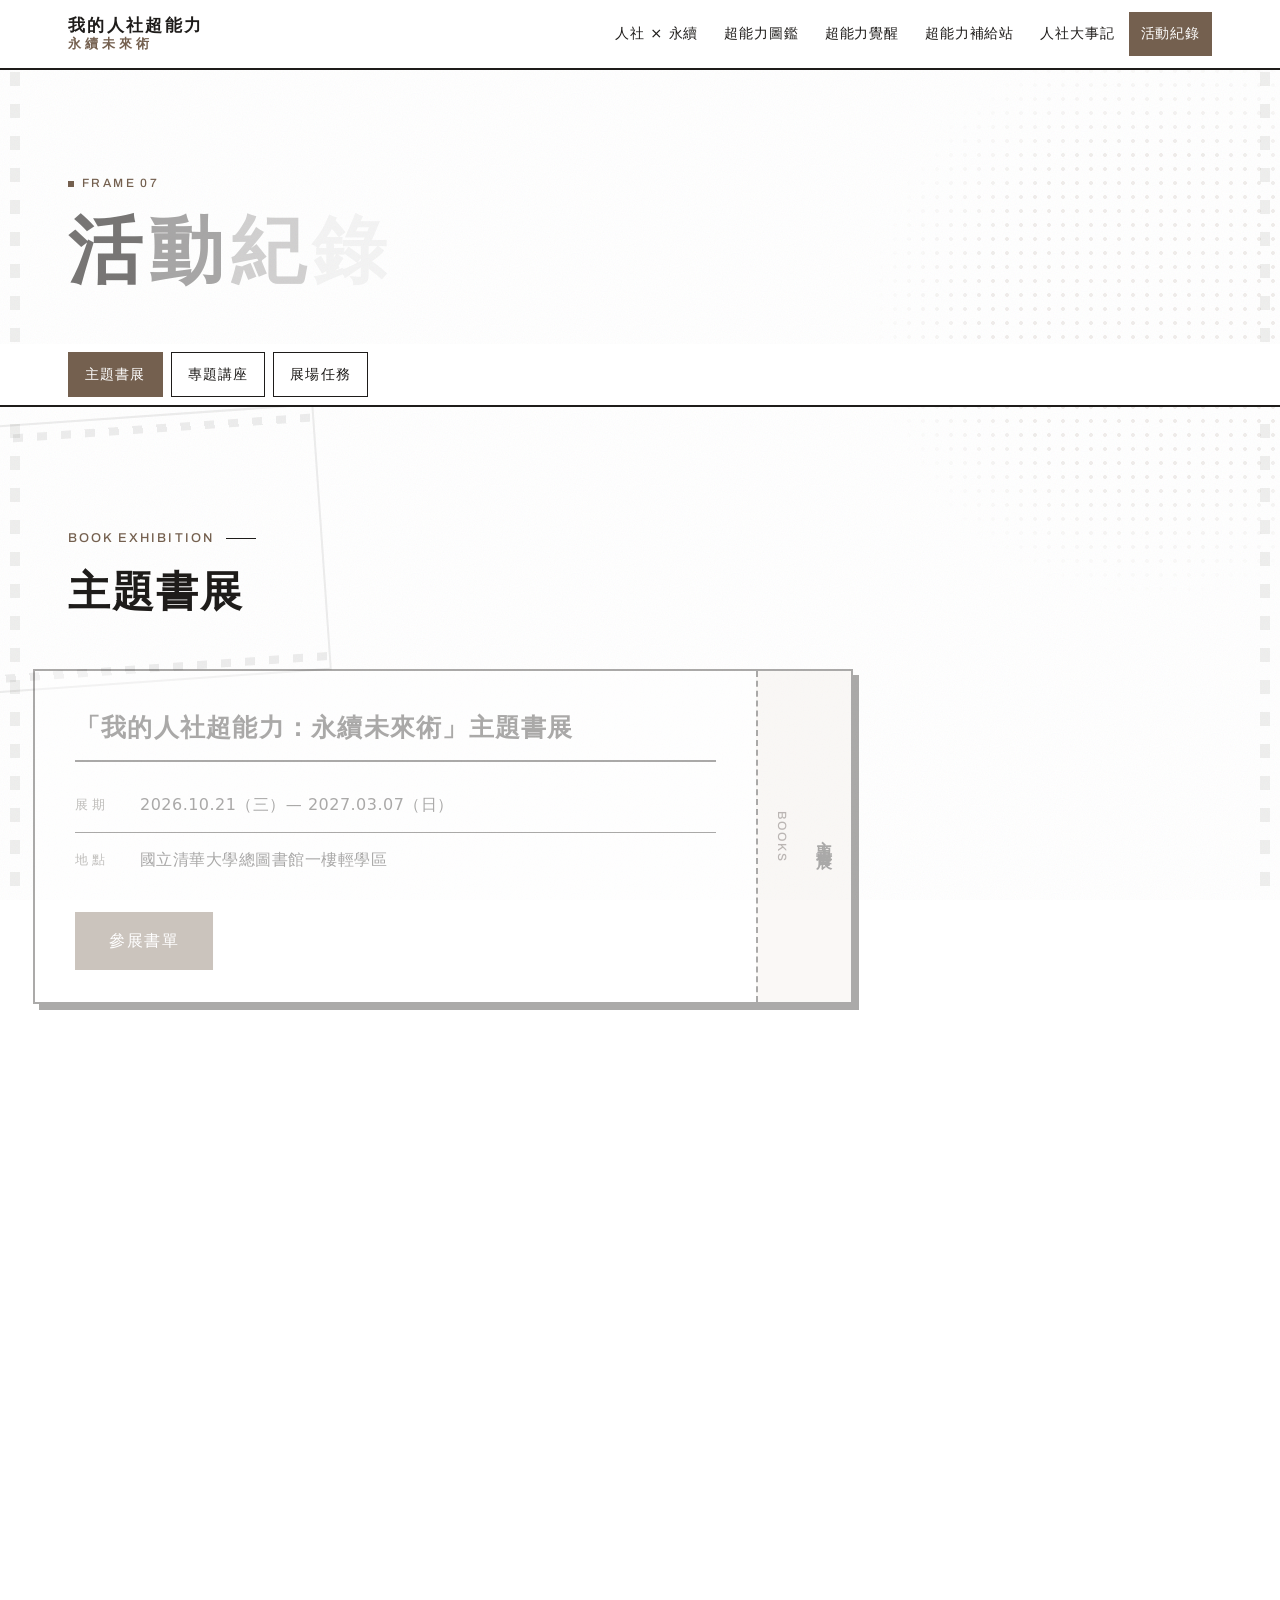
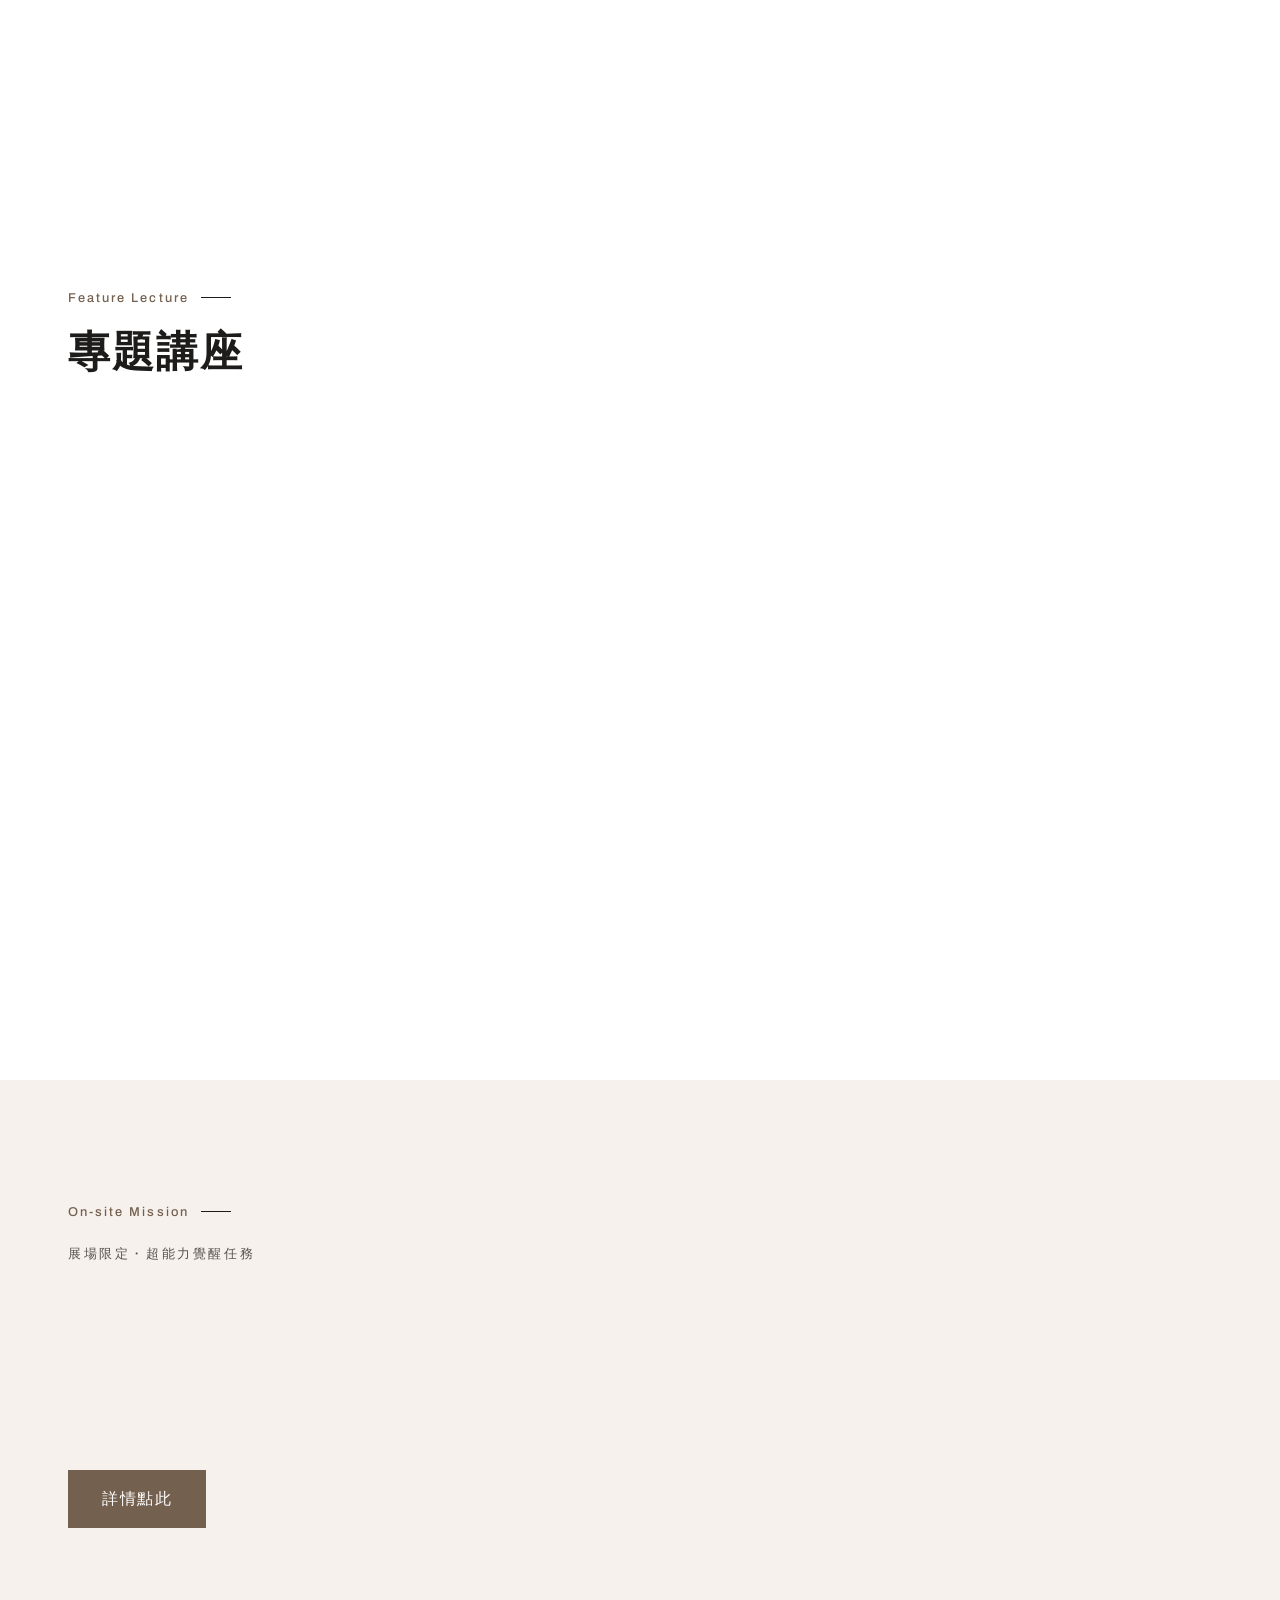
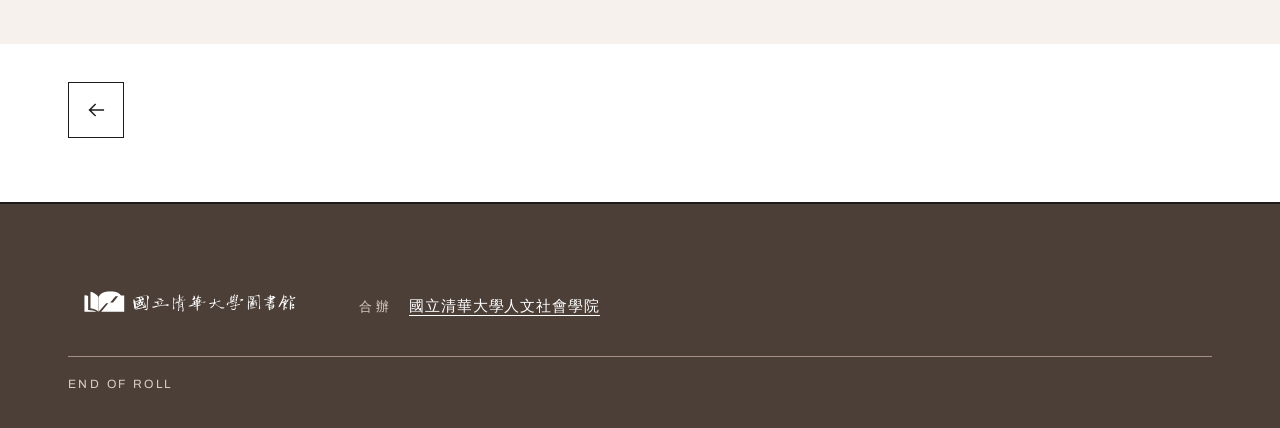
<file: events.html>
<!DOCTYPE html>
<html lang="zh-Hant">
<head>
<meta charset="UTF-8">
<meta name="viewport" content="width=device-width, initial-scale=1">
<title>活動紀錄｜我的人社超能力：永續未來術</title>
<meta name="description" content="即日起於展場現場掃描QR Code參與任務，解鎖 6 道人生劇本關卡，就可獲得你的「專屬超能力角色卡」！將測驗結果分享至圖書館 FB 貼文留言區，還可參加限量永續好禮抽獎喔！">
<meta name="theme-color" content="#ffffff">
<meta property="og:type" content="website">
<meta property="og:locale" content="zh_TW">
<meta property="og:title" content="活動紀錄｜我的人社超能力：永續未來術">
<meta property="og:description" content="即日起於展場現場掃描QR Code參與任務，解鎖 6 道人生劇本關卡，就可獲得你的「專屬超能力角色卡」！將測驗結果分享至圖書館 FB 貼文留言區，還可參加限量永續好禮抽獎喔！">
<meta http-equiv="Content-Security-Policy" content="default-src 'self'; script-src 'self'; style-src 'self' https://fonts.googleapis.com; font-src 'self' https://fonts.gstatic.com; img-src 'self' data:; frame-src https://www.youtube-nocookie.com https://drive.google.com; connect-src 'self'; object-src 'none'; base-uri 'self'; form-action 'none'">
<meta name="referrer" content="strict-origin-when-cross-origin">
<meta name="robots" content="noindex, nofollow">
<link rel="preconnect" href="https://fonts.googleapis.com">
<link rel="preconnect" href="https://fonts.gstatic.com" crossorigin>
<link rel="preload" href="assets/fonts/archivo-latin.woff2" as="font" type="font/woff2" crossorigin>
<script src="assets/js/boot.js"></script>
<link rel="stylesheet" href="https://fonts.googleapis.com/css2?family=Noto+Serif+TC:wght@700;900&display=block">
<link rel="stylesheet" href="assets/css/site.css">
<link rel="icon" href="assets/favicon.svg" type="image/svg+xml">
<script src="assets/js/gsap.min.js" defer></script>
<script src="assets/js/ScrollTrigger.min.js" defer></script>
<script src="assets/js/site.js" defer></script>
</head>
<body class="page-events">
<a class="skip" href="#main">跳到主要內容</a>
<div class="bg-film" aria-hidden="true"><div class="bg-sprocket"></div><div class="bg-halftone"></div><div class="bg-frame"></div><div class="bg-grain"></div></div>
<header class="site-header" data-header>
  <div class="nav-inner">
    <a class="brand" href="index.html" aria-label="我的人社超能力：永續未來術 首頁">
      <strong>我的人社超能力</strong><span>永續未來術</span>
    </a>
    <button class="menu-btn" type="button" aria-expanded="false" aria-controls="main-nav" data-menu-btn>
      <span class="menu-btn-label">選單</span><span class="menu-btn-bars" aria-hidden="true"><i></i><i></i><i></i></span>
    </button>
    <nav class="main-nav" id="main-nav" aria-label="主選單" data-menu>
      <ul><li><a href="sustainability.html">人社 × 永續</a></li><li><a href="superpowers.html">超能力圖鑑</a></li><li><a href="awakening.html">超能力覺醒</a></li><li><a href="supply.html">超能力補給站</a></li><li><a href="timeline.html">人社大事記</a></li><li><a href="events.html" aria-current="page">活動紀錄</a></li></ul>
    </nav>
  </div>
  <div class="read-progress" aria-hidden="true"><span data-progress></span></div>
</header>
<main id="main">
<header class="page-head wrap">
  <p class="frame-tag" aria-hidden="true">FRAME 07</p>
  <h1 class="page-title" data-reveal>活動紀錄</h1>
  
</header>

<nav class="subnav-bar" aria-label="本頁區塊" data-spy><div class="wrap"><ul><li><a href="#book">主題書展</a></li><li><a href="#lecture">專題講座</a></li><li><a href="#mission">展場任務</a></li></ul></div></nav>
<section class="section" id="book">
  <div class="wrap">
    <p class="kicker">BOOK EXHIBITION</p><h2 class="sec-h2">主題書展</h2>
    <div class="ticket" data-reveal>
      <div class="ticket-main">
        <h3 class="ticket-title">「我的人社超能力：永續未來術」主題書展</h3>
        <table>
          <tr><th scope="row">展期</th><td>2026.10.21（三）— 2027.03.07（日）</td></tr>
          <tr><th scope="row">地點</th><td>國立清華大學總圖書館一樓輕學區</td></tr>
        </table>
        <div class="ev-acts"><a class="btn-solid" href="https://reurl.cc/Gg32p3" target="_blank" rel="noopener noreferrer">參展書單</a></div>
      </div>
      <div class="ticket-stub" aria-hidden="true"><span>主題書展</span><span class="stub-no">BOOKS</span></div>
    </div>
    <figure class="book-photo" data-reveal><picture class=""><source type="image/webp" srcset="assets/img/book-2-800.webp 800w, assets/img/book-2-1600.webp 1600w" sizes="(max-width: 900px) 92vw, 820px"><img src="assets/img/book-2-800.jpg" srcset="assets/img/book-2-800.jpg 800w, assets/img/book-2-1600.jpg 1600w" sizes="(max-width: 900px) 92vw, 820px" width="1600" height="1200" alt="主題書展現場：國立清華大學總圖書館輕學區的書架與展覽看板" loading="lazy" decoding="async"></picture></figure>
  </div>
</section>
<section class="section" id="lecture" aria-labelledby="lec-h">
  <div class="wrap"><p class="kicker">Feature Lecture</p><h2 class="sec-h2" id="lec-h">專題講座</h2><ul class="lectures"><li class="lecture is-full" data-reveal><div class="lecture-body"><h3>「自然不需要我們拯救，需要的是我們的尊重」—從自然智慧到生態共生的永續新思維</h3><table><tr><th scope="row">時間</th><td>2026/11/18 (三) 18：30 - 20：30</td></tr><tr><th scope="row">地點</th><td>國立清華大學總圖書館1樓清沙龍</td></tr></table><div class="ev-acts"><span class="signup-col"><a class="btn-solid" href="https://ridge.lib.nthu.edu.tw/lib_action/public/libtour.php?with=identity&amp;class=6" target="_blank" rel="noopener noreferrer">報名連結</a><span class="signup-note">(已截止)</span></span></div></div><div class="lec-speakers"><h4 class="lec-h">講者</h4><ul><li class="speaker"><picture class="sp-photo"><source type="image/webp" srcset="assets/img/lec1-lo-800.webp 800w, assets/img/lec1-lo-1600.webp 1600w" sizes="120px"><img src="assets/img/lec1-lo-800.jpg" srcset="assets/img/lec1-lo-800.jpg 800w, assets/img/lec1-lo-1600.jpg 1600w" sizes="120px" width="1600" height="1579" alt="羅揚銘教授" loading="lazy" decoding="async"></picture><div><p class="sp-name">羅揚銘教授</p><p>現任國立清華大學永續學院教授，學門領域為生命科學及農學。</p><p>研究與教學專長涵蓋生態系統重建、生態永續農業、碳匯與碳信用、環境與人體健康、大地資源回收與精煉，以及食品安全體系等。</p></div></li></ul><h4 class="lec-h lec-h-next">與談人</h4><ul><li class="speaker"><picture class="sp-photo"><source type="image/webp" srcset="assets/img/lec1-chen-800.webp 800w, assets/img/lec1-chen-1600.webp 1600w" sizes="120px"><img src="assets/img/lec1-chen-800.jpg" srcset="assets/img/lec1-chen-800.jpg 800w, assets/img/lec1-chen-1600.jpg 1600w" sizes="120px" width="1600" height="1600" alt="陳瑞樺教授" loading="lazy" decoding="async"></picture><div><p class="sp-name">陳瑞樺教授</p><p>國立清華大學社會學研究所副教授兼所長，法國社會科學高等研究院（EHESS）社會學博士。</p><p>研究與教學專長涵蓋社區研究、社群關係、土地的文化政治、遷移的文化政治。長期深耕地方社會、文化運動與公民參與等議題。</p></div></li></ul></div></li></ul></div>
</section>
<section class="section section-warm" id="mission" aria-labelledby="game-h">
  <div class="wrap game-card">
    
    <div class="game-body">
      <p class="kicker">On-site Mission</p>
      <p class="ev-label">展場限定・超能力覺醒任務</p>
      <h2 class="game-title" id="game-h" data-reveal>發光膠卷：打造你的永續製片所</h2>
      <p class="prose-w" data-reveal>即日起於展場現場掃描QR Code參與任務，解鎖 6 道人生劇本關卡，就可獲得你的「專屬超能力角色卡」！<br>將測驗結果分享至圖書館 FB 貼文留言區，還可參加限量永續好禮抽獎喔！</p>
      <div class="ev-acts"><a class="btn-solid" href="https://www.facebook.com/share/v/19KknjEJ3N/" target="_blank" rel="noopener noreferrer">詳情點此</a></div>
    </div>
  </div>
</section>
</main>
<nav class="pager wrap" aria-label="上一頁與下一頁"><a class="pager-prev" href="timeline.html" rel="prev" aria-label="上一頁：人社大事記"><svg viewBox="0 0 24 24" width="22" height="22" aria-hidden="true" focusable="false"><path d="M20 12H5M11 6l-6 6 6 6" fill="none" stroke="currentColor" stroke-width="1.6" stroke-linecap="square"/></svg><span class="vh">上一頁：人社大事記</span></a></nav>
<footer class="site-footer">
  <div class="wrap footer-grid">
    <p class="f-org"><a class="f-logo" href="https://www.lib.nthu.edu.tw/" target="_blank" rel="noopener noreferrer" aria-label="國立清華大學圖書館官網（另開新視窗）"><img src="assets/nthu-library-logo.svg" width="500" height="85" alt="國立清華大學圖書館" loading="lazy" decoding="async"></a></p>
    <p class="f-co"><span class="f-co-label">合辦</span><a class="f-co-link" href="https://hss.site.nthu.edu.tw/" target="_blank" rel="noopener noreferrer" aria-label="國立清華大學人文社會學院官網（另開新視窗）">國立清華大學人文社會學院</a></p>
    <p class="f-end" aria-hidden="true">END OF ROLL</p>
  </div>
</footer>
<button class="to-top" type="button" data-to-top aria-label="回到頁首">TOP</button>
<dialog class="lightbox" data-lightbox-dialog aria-label="照片檢視"><figure><img alt="" data-lb-img><figcaption data-lb-cap></figcaption></figure><button type="button" class="lb-close" data-lb-close aria-label="關閉">CLOSE</button><button type="button" class="lb-prev" data-lb-prev aria-label="上一張">PREV</button><button type="button" class="lb-next" data-lb-next aria-label="下一張">NEXT</button></dialog>
</body>
</html>
</file>
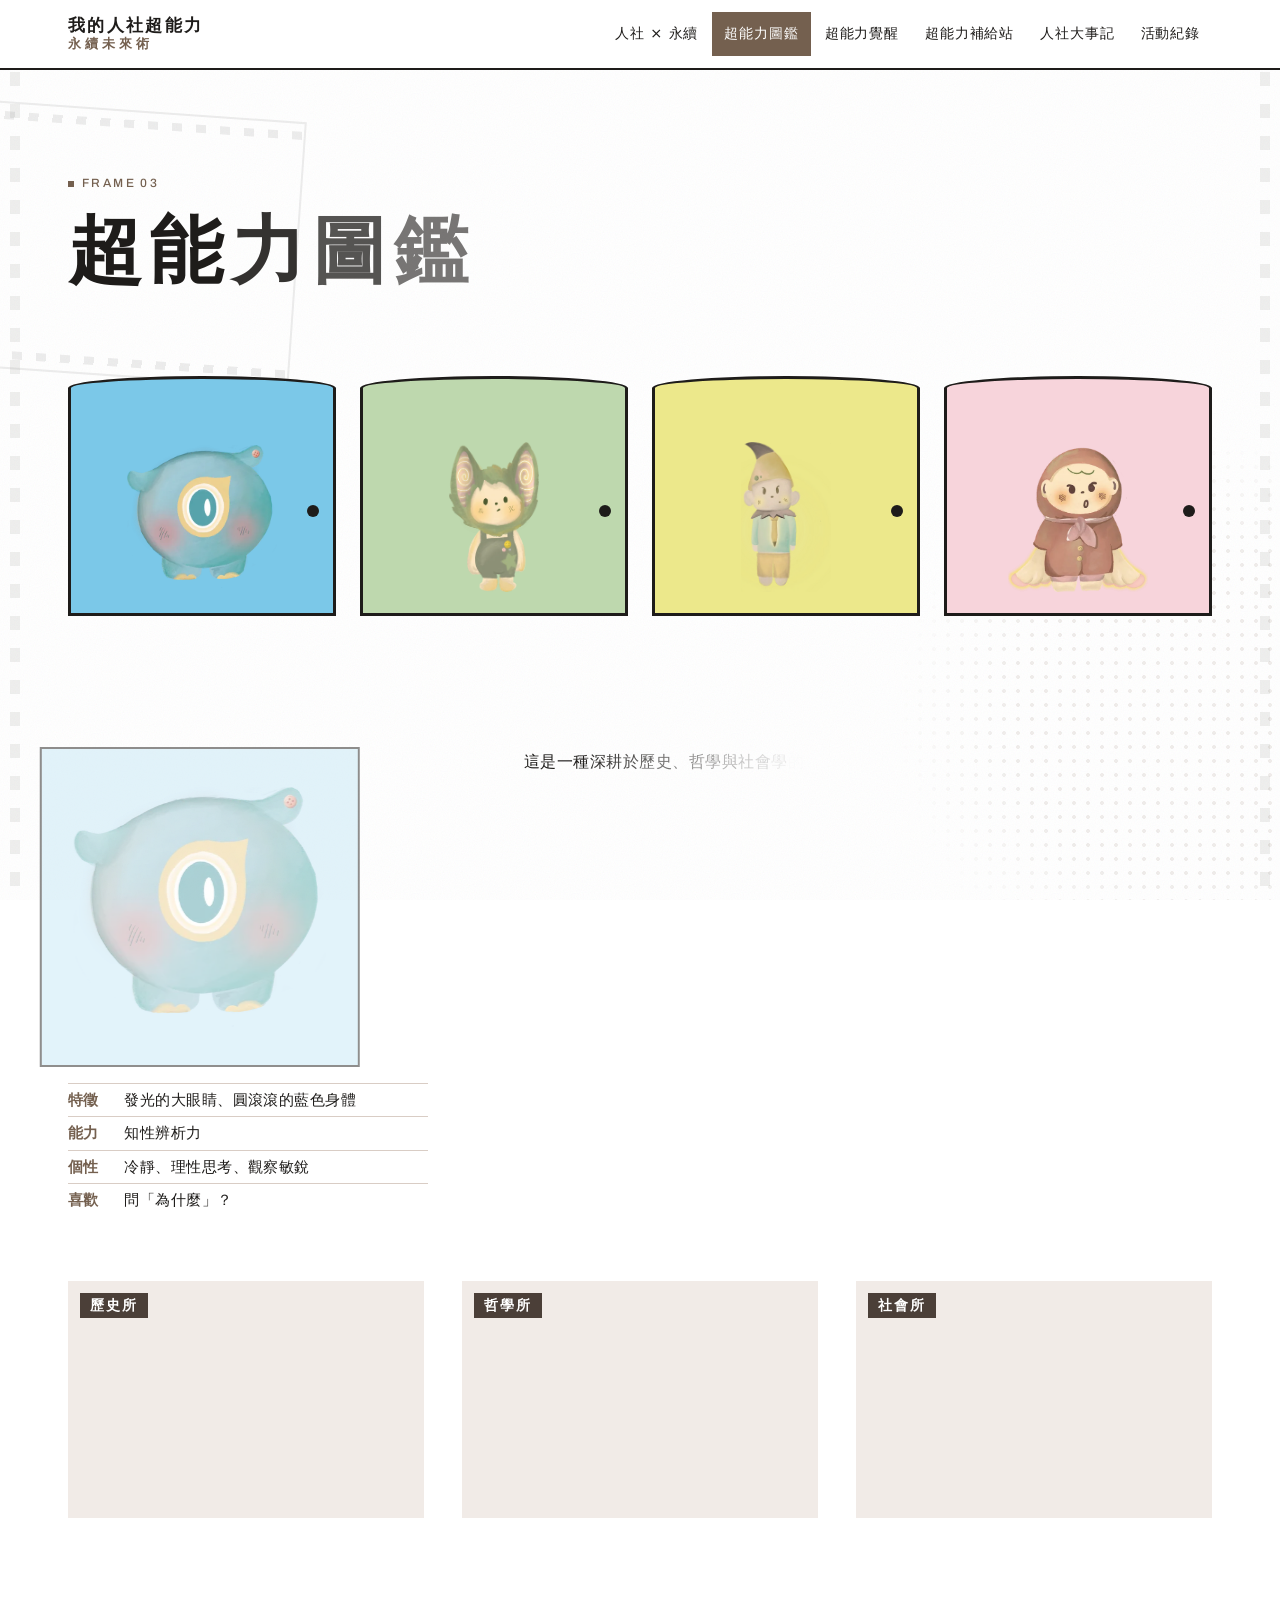
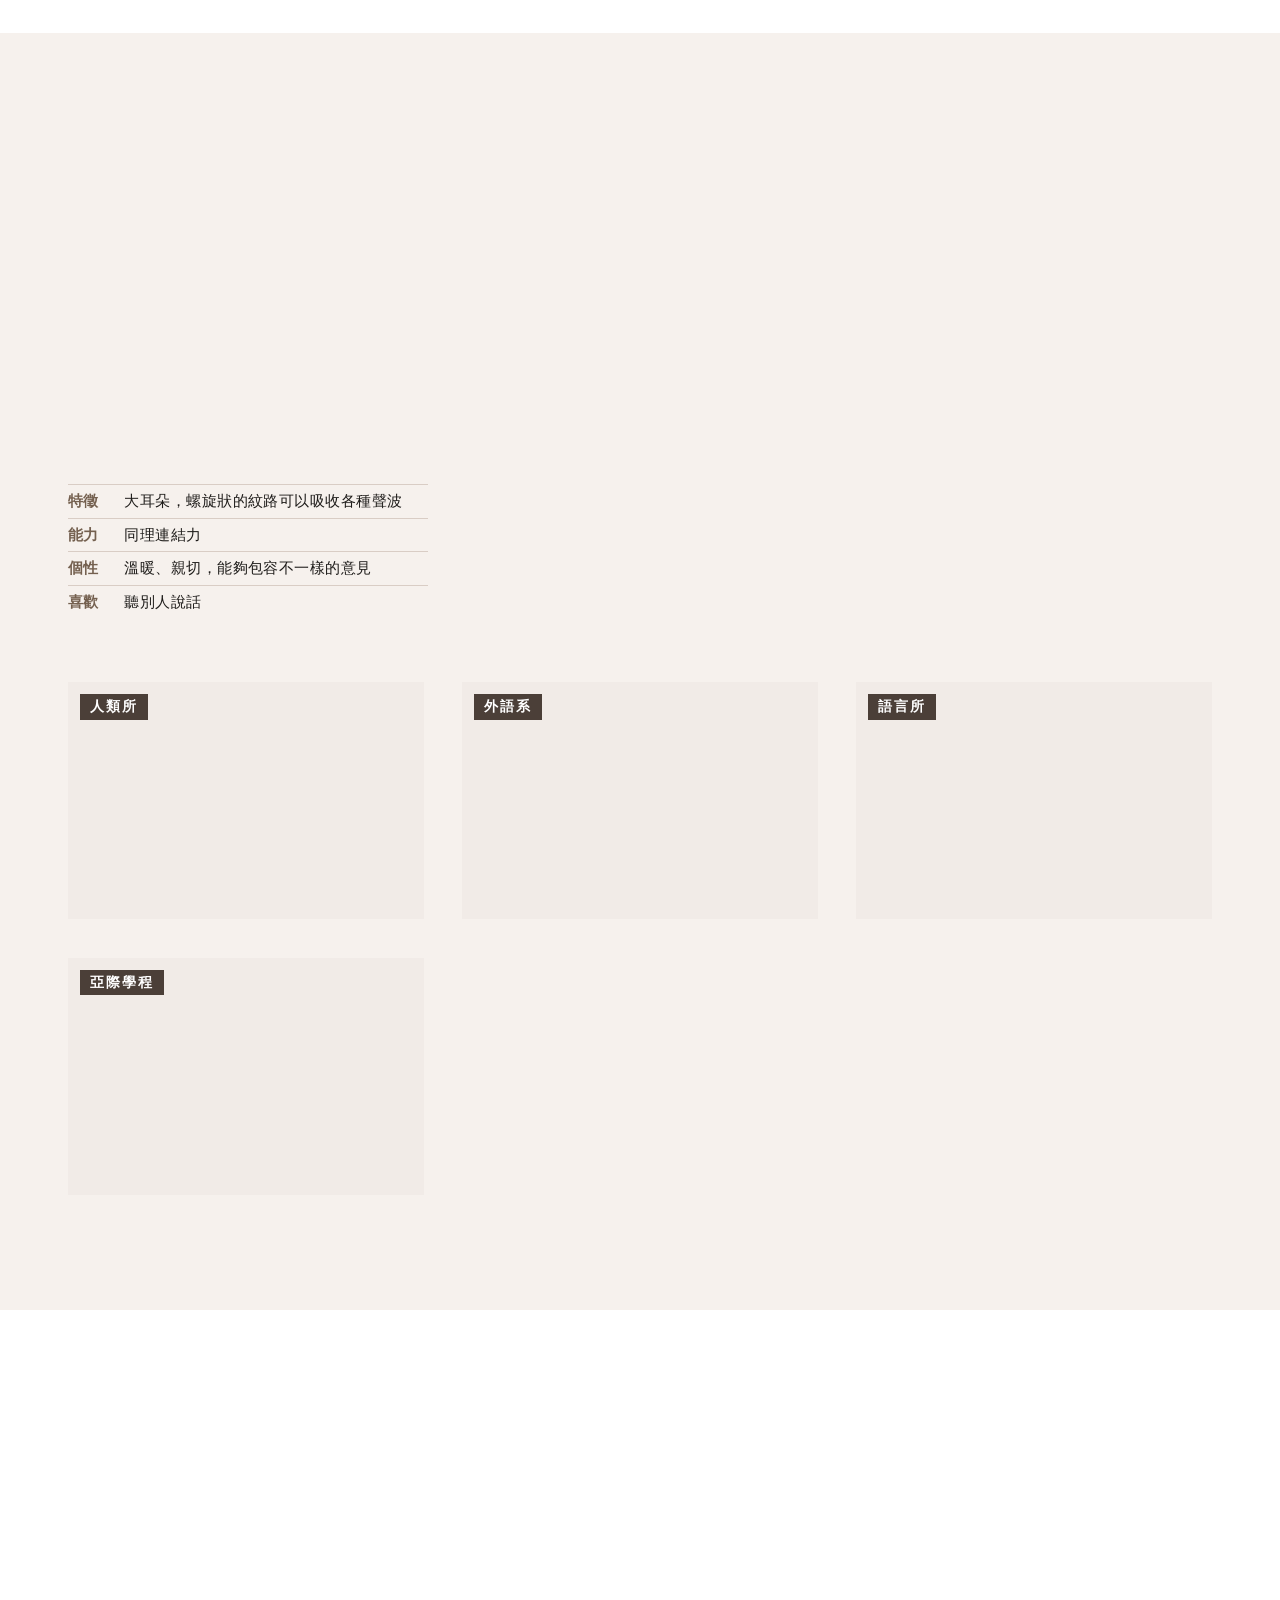
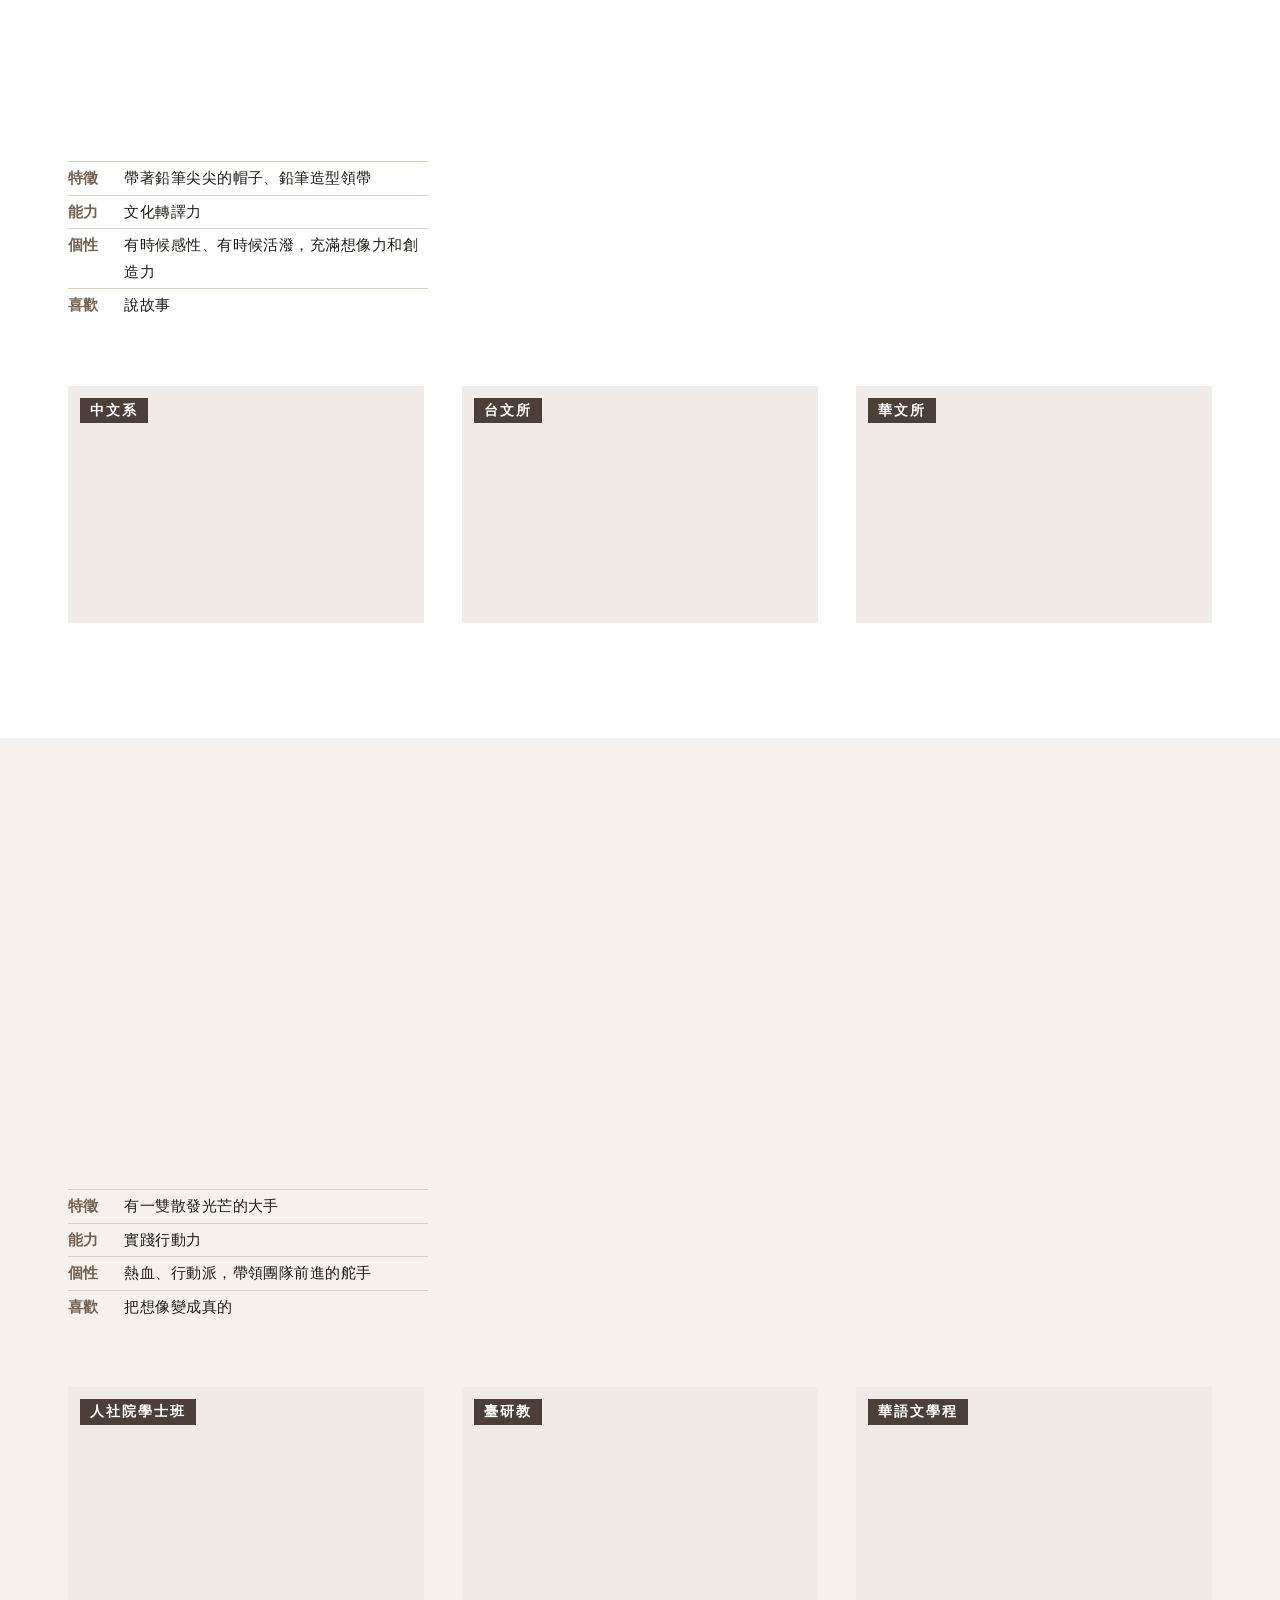
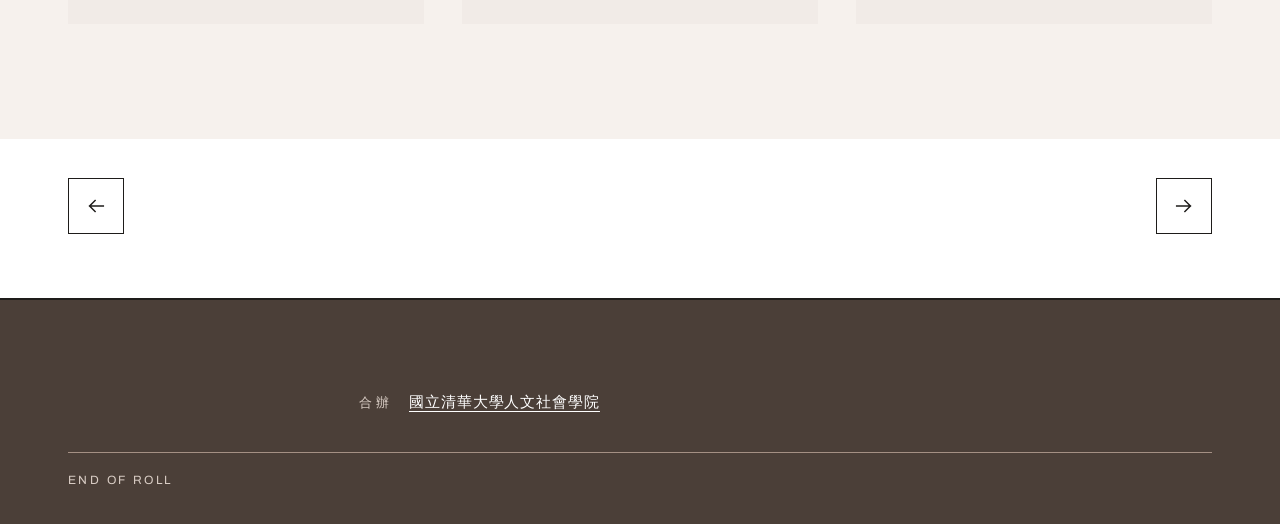
<file: superpowers.html>
<!DOCTYPE html>
<html lang="zh-Hant">
<head>
<meta charset="UTF-8">
<meta name="viewport" content="width=device-width, initial-scale=1">
<title>超能力圖鑑｜我的人社超能力：永續未來術</title>
<meta name="description" content="這是一種深耕於歷史、哲學與社會學的「知性辨析力」。文化永續不是「恢復舊觀」，而是要在習以為常的情境中辨析權力的運作。">
<meta name="theme-color" content="#ffffff">
<meta property="og:type" content="website">
<meta property="og:locale" content="zh_TW">
<meta property="og:title" content="超能力圖鑑｜我的人社超能力：永續未來術">
<meta property="og:description" content="這是一種深耕於歷史、哲學與社會學的「知性辨析力」。文化永續不是「恢復舊觀」，而是要在習以為常的情境中辨析權力的運作。">
<meta http-equiv="Content-Security-Policy" content="default-src 'self'; script-src 'self'; style-src 'self' https://fonts.googleapis.com; font-src 'self' https://fonts.gstatic.com; img-src 'self' data:; frame-src https://www.youtube-nocookie.com https://drive.google.com; connect-src 'self'; object-src 'none'; base-uri 'self'; form-action 'none'">
<meta name="referrer" content="strict-origin-when-cross-origin">
<meta name="robots" content="noindex, nofollow">
<link rel="preconnect" href="https://fonts.googleapis.com">
<link rel="preconnect" href="https://fonts.gstatic.com" crossorigin>
<link rel="preload" href="assets/fonts/archivo-latin.woff2" as="font" type="font/woff2" crossorigin>
<script src="assets/js/boot.js"></script>
<link rel="stylesheet" href="https://fonts.googleapis.com/css2?family=Noto+Serif+TC:wght@700;900&display=block">
<link rel="stylesheet" href="assets/css/site.css">
<link rel="icon" href="assets/favicon.svg" type="image/svg+xml">
<script src="assets/js/gsap.min.js" defer></script>
<script src="assets/js/ScrollTrigger.min.js" defer></script>
<script src="assets/js/site.js" defer></script>
</head>
<body class="page-powers">
<a class="skip" href="#main">跳到主要內容</a>
<div class="bg-film" aria-hidden="true"><div class="bg-sprocket"></div><div class="bg-halftone"></div><div class="bg-frame"></div><div class="bg-grain"></div></div>
<header class="site-header" data-header>
  <div class="nav-inner">
    <a class="brand" href="index.html" aria-label="我的人社超能力：永續未來術 首頁">
      <strong>我的人社超能力</strong><span>永續未來術</span>
    </a>
    <button class="menu-btn" type="button" aria-expanded="false" aria-controls="main-nav" data-menu-btn>
      <span class="menu-btn-label">選單</span><span class="menu-btn-bars" aria-hidden="true"><i></i><i></i><i></i></span>
    </button>
    <nav class="main-nav" id="main-nav" aria-label="主選單" data-menu>
      <ul><li><a href="sustainability.html">人社 × 永續</a></li><li><a href="superpowers.html" aria-current="page">超能力圖鑑</a></li><li><a href="awakening.html">超能力覺醒</a></li><li><a href="supply.html">超能力補給站</a></li><li><a href="timeline.html">人社大事記</a></li><li><a href="events.html">活動紀錄</a></li></ul>
    </nav>
  </div>
  <div class="read-progress" aria-hidden="true"><span data-progress></span></div>
</header>
<main id="main"><header class="page-head wrap">
  <p class="frame-tag" aria-hidden="true">FRAME 03</p>
  <h1 class="page-title" data-reveal>超能力圖鑑</h1>
  
</header>
<nav class="power-doors-nav" aria-label="四種超能力，點選門查看介紹"><div class="wrap"><ul class="power-doors"><li><a class="power-door" href="#eye" data-power-door="eye" data-title="讓人社院裝備你一雙「透視眼」" data-tone="eye" aria-label="讓人社院裝備你一雙「透視眼」"><span class="pd-char" aria-hidden="true"><picture class="pd-img" aria-hidden="true"><source type="image/webp" srcset="assets/img/char-eye-400.webp 400w, assets/img/char-eye-800.webp 800w" sizes="(max-width: 900px) 40vw, 200px"><img src="assets/img/char-eye-400.png" width="400" height="380" alt="" loading="lazy" decoding="async"></picture></span><span class="pd-knob" aria-hidden="true"></span></a></li><li><a class="power-door" href="#ear" data-power-door="ear" data-title="讓人社院修煉你的「共鳴耳」" data-tone="ear" aria-label="讓人社院修煉你的「共鳴耳」"><span class="pd-char" aria-hidden="true"><picture class="pd-img" aria-hidden="true"><source type="image/webp" srcset="assets/img/char-ear-400.webp 400w, assets/img/char-ear-544.webp 544w" sizes="(max-width: 900px) 40vw, 200px"><img src="assets/img/char-ear-400.png" width="400" height="662" alt="" loading="lazy" decoding="async"></picture></span><span class="pd-knob" aria-hidden="true"></span></a></li><li><a class="power-door" href="#pen" data-power-door="pen" data-title="讓人社院打磨你的「敘事筆」" data-tone="pen" aria-label="讓人社院打磨你的「敘事筆」"><span class="pd-char" aria-hidden="true"><picture class="pd-img" aria-hidden="true"><source type="image/webp" srcset="assets/img/char-pen-400.webp 400w, assets/img/char-pen-543.webp 543w" sizes="(max-width: 900px) 40vw, 200px"><img src="assets/img/char-pen-400.png" width="400" height="663" alt="" loading="lazy" decoding="async"></picture></span><span class="pd-knob" aria-hidden="true"></span></a></li><li><a class="power-door" href="#hand" data-power-door="hand" data-title="讓人社院喚醒你的「改變手」" data-tone="hand" aria-label="讓人社院喚醒你的「改變手」"><span class="pd-char" aria-hidden="true"><picture class="pd-img" aria-hidden="true"><source type="image/webp" srcset="assets/img/char-hand-400.webp 400w, assets/img/char-hand-800.webp 800w" sizes="(max-width: 900px) 40vw, 200px"><img src="assets/img/char-hand-400.png" width="400" height="431" alt="" loading="lazy" decoding="async"></picture></span><span class="pd-knob" aria-hidden="true"></span></a></li></ul></div></nav><section class="section power-block" id="eye" data-tone="eye" aria-labelledby="eye-h">
  <div class="wrap power-grid">
    <div class="power-side">
      <div class="power-big" data-reveal><picture class="power-big-char" aria-hidden="true"><source type="image/webp" srcset="assets/img/char-eye-400.webp 400w, assets/img/char-eye-800.webp 800w" sizes="(max-width: 1024px) 60vw, 320px"><img src="assets/img/char-eye-400.png" width="400" height="380" alt="" loading="lazy" decoding="async"></picture></div>
      <h2 class="vh" id="eye-h">讓人社院裝備你一雙「透視眼」</h2>
      <dl class="power-profile" aria-label="角色基本檔案"><div><dt>特徵</dt><dd>發光的大眼睛、圓滾滾的藍色身體</dd></div><div><dt>能力</dt><dd>知性辨析力</dd></div><div><dt>個性</dt><dd>冷靜、理性思考、觀察敏銳</dd></div><div><dt>喜歡</dt><dd>問「為什麼」？</dd></div></dl>
    </div>
    <div class="prose"><p data-reveal>這是一種深耕於歷史、哲學與社會學的「知性辨析力」。文化永續不是「恢復舊觀」，而是要在習以為常的情境中辨析權力的運作。</p><p data-reveal>歷史所以紮實的史學訓練，提供長時段的視野，揭示文明與科技如何在變遷中動態生成，而非被僵化「定型」；哲學所則揉合英美分析與現象學傳統，引導學生在人工智慧倫理、身心哲學等當代議題中辨析價值結構，讓哲學反思成為具公共責任的行動。而社會所則進一步培養提問與回答的能力，拆解社會生活的運作邏輯，找尋人類與萬物共生的永續基礎。</p><p data-reveal>透過這雙透視眼，我們能與既定價值保持距離，發掘那些被忽略的文化價值。</p></div>
  </div>
  <div class="wrap contact-sheet"><figure class="shot has-hovercap" data-develop><a class="shot-frame" href="assets/img/p2-01-1600.jpg" data-lightbox="powers" data-caption="歷史所 〈四十載同行，清華歷史人再聚首〉40週年所慶暨校友回娘家(2025)" aria-label="放大檢視：歷史所，〈四十載同行，清華歷史人再聚首〉40週年所慶暨校友回娘家(2025)"><picture class=""><source type="image/webp" srcset="assets/img/p2-01-800.webp 800w, assets/img/p2-01-1600.webp 1600w" sizes="(max-width: 720px) 92vw, 40vw"><img src="assets/img/p2-01-800.jpg" srcset="assets/img/p2-01-800.jpg 800w, assets/img/p2-01-1600.jpg 1600w" sizes="(max-width: 720px) 92vw, 40vw" width="1600" height="1067" alt="歷史所，〈四十載同行，清華歷史人再聚首〉40週年所慶暨校友回娘家(2025)" loading="lazy" decoding="async"></picture><span class="shot-dept">歷史所</span><span class="frame-no" aria-hidden="true">FR.01</span></a><figcaption><span>〈四十載同行，清華歷史人再聚首〉40週年所慶暨校友回娘家(2025)</span></figcaption></figure><figure class="shot has-hovercap" data-develop><a class="shot-frame" href="assets/img/p2-02-1600.jpg" data-lightbox="powers" data-caption="哲學所 歐陸哲學與跨領域四校研究生論文發表會(2024)" aria-label="放大檢視：哲學所，歐陸哲學與跨領域四校研究生論文發表會(2024)"><picture class=""><source type="image/webp" srcset="assets/img/p2-02-800.webp 800w, assets/img/p2-02-1600.webp 1600w" sizes="(max-width: 720px) 92vw, 40vw"><img src="assets/img/p2-02-800.jpg" srcset="assets/img/p2-02-800.jpg 800w, assets/img/p2-02-1600.jpg 1600w" sizes="(max-width: 720px) 92vw, 40vw" width="1600" height="1067" alt="哲學所，歐陸哲學與跨領域四校研究生論文發表會(2024)" loading="lazy" decoding="async"></picture><span class="shot-dept">哲學所</span><span class="frame-no" aria-hidden="true">FR.02</span></a><figcaption><span>歐陸哲學與跨領域四校研究生論文發表會(2024)</span></figcaption></figure><figure class="shot has-hovercap" data-develop><a class="shot-frame" href="assets/img/p2-03-1600.jpg" data-lightbox="powers" data-caption="社會所 藉由田野訪調考察麥寮地方變遷與六輕的關係(2015)" aria-label="放大檢視：社會所，藉由田野訪調考察麥寮地方變遷與六輕的關係(2015)"><picture class=""><source type="image/webp" srcset="assets/img/p2-03-800.webp 800w, assets/img/p2-03-1600.webp 1600w" sizes="(max-width: 720px) 92vw, 40vw"><img src="assets/img/p2-03-800.jpg" srcset="assets/img/p2-03-800.jpg 800w, assets/img/p2-03-1600.jpg 1600w" sizes="(max-width: 720px) 92vw, 40vw" width="1600" height="1067" alt="社會所，藉由田野訪調考察麥寮地方變遷與六輕的關係(2015)" loading="lazy" decoding="async"></picture><span class="shot-dept">社會所</span><span class="frame-no" aria-hidden="true">FR.03</span></a><figcaption><span>藉由田野訪調考察麥寮地方變遷與六輕的關係(2015)</span></figcaption></figure></div>
</section><section class="section power-block section-warm" id="ear" data-tone="ear" aria-labelledby="ear-h">
  <div class="wrap power-grid">
    <div class="power-side">
      <div class="power-big" data-reveal><picture class="power-big-char" aria-hidden="true"><source type="image/webp" srcset="assets/img/char-ear-400.webp 400w, assets/img/char-ear-544.webp 544w" sizes="(max-width: 1024px) 60vw, 320px"><img src="assets/img/char-ear-400.png" width="400" height="662" alt="" loading="lazy" decoding="async"></picture></div>
      <h2 class="vh" id="ear-h">讓人社院修煉你的「共鳴耳」</h2>
      <dl class="power-profile" aria-label="角色基本檔案"><div><dt>特徵</dt><dd>大耳朵，螺旋狀的紋路可以吸收各種聲波</dd></div><div><dt>能力</dt><dd>同理連結力</dd></div><div><dt>個性</dt><dd>溫暖、親切，能夠包容不一樣的意見</dd></div><div><dt>喜歡</dt><dd>聽別人說話</dd></div></dl>
    </div>
    <div class="prose"><p data-reveal>這是一種實現與「非我」深度對話的共感力。永續的關鍵在於願意在「如其所如」的理解下，讓已被陌生化的文化對我們說話，照見自我的侷限。</p><p data-reveal>人類學所透過長期的田野參與，細緻理解在地脈絡中的社會關係，使研究成為社群主體性的對話；外語系則藉由跨文化解讀與第二外語訓練，培養回應文化永續精神的詮釋能力。此外，語言所致力於漢語方言與台灣南島語的母語復振，建構語料庫並促進公眾交流，擴大文化多樣性的聲量；亞際學程則從亞際視角關注亞洲社會間的文化流動與權力結構。</p><p data-reveal>這對共鳴耳，讓我們學會放下知識傲慢，在差異中建立真誠的倫理連結。</p></div>
  </div>
  <div class="wrap contact-sheet"><figure class="shot has-hovercap" data-develop><a class="shot-frame" href="assets/img/p2-04-1600.jpg" data-lightbox="powers" data-caption="人類所 臧振華教授帶領學生至八仙洞遺址進行考古發掘(2017)" aria-label="放大檢視：人類所，臧振華教授帶領學生至八仙洞遺址進行考古發掘(2017)"><picture class=""><source type="image/webp" srcset="assets/img/p2-04-800.webp 800w, assets/img/p2-04-1600.webp 1600w" sizes="(max-width: 720px) 92vw, 40vw"><img src="assets/img/p2-04-800.jpg" srcset="assets/img/p2-04-800.jpg 800w, assets/img/p2-04-1600.jpg 1600w" sizes="(max-width: 720px) 92vw, 40vw" width="1600" height="1067" alt="人類所，臧振華教授帶領學生至八仙洞遺址進行考古發掘(2017)" loading="lazy" decoding="async"></picture><span class="shot-dept">人類所</span><span class="frame-no" aria-hidden="true">FR.04</span></a><figcaption><span>臧振華教授帶領學生至八仙洞遺址進行考古發掘(2017)</span></figcaption></figure><figure class="shot has-hovercap" data-develop><a class="shot-frame" href="assets/img/p2-05-1600.jpg" data-lightbox="powers" data-caption="外語系 《暗戀桃花源》畢業公演劇照(2025)" aria-label="放大檢視：外語系，《暗戀桃花源》畢業公演劇照(2025)"><picture class=""><source type="image/webp" srcset="assets/img/p2-05-800.webp 800w, assets/img/p2-05-1600.webp 1600w" sizes="(max-width: 720px) 92vw, 40vw"><img src="assets/img/p2-05-800.jpg" srcset="assets/img/p2-05-800.jpg 800w, assets/img/p2-05-1600.jpg 1600w" sizes="(max-width: 720px) 92vw, 40vw" width="1600" height="1066" alt="外語系，《暗戀桃花源》畢業公演劇照(2025)" loading="lazy" decoding="async"></picture><span class="shot-dept">外語系</span><span class="frame-no" aria-hidden="true">FR.05</span></a><figcaption><span>《暗戀桃花源》畢業公演劇照(2025)</span></figcaption></figure><figure class="shot has-hovercap" data-develop><a class="shot-frame" href="assets/img/p2-06-1280.jpg" data-lightbox="powers" data-caption="語言所 田野調查課程訓練學生進入語言社群，透過訪談與記音，學會調查、紀錄並分析少數或未知語言的結構(2024)" aria-label="放大檢視：語言所，田野調查課程訓練學生進入語言社群，透過訪談與記音，學會調查、紀錄並分析少數或未知語言的結構(2024)"><picture class=""><source type="image/webp" srcset="assets/img/p2-06-800.webp 800w, assets/img/p2-06-1280.webp 1280w" sizes="(max-width: 720px) 92vw, 40vw"><img src="assets/img/p2-06-800.jpg" srcset="assets/img/p2-06-800.jpg 800w, assets/img/p2-06-1280.jpg 1280w" sizes="(max-width: 720px) 92vw, 40vw" width="1280" height="960" alt="語言所，田野調查課程訓練學生進入語言社群，透過訪談與記音，學會調查、紀錄並分析少數或未知語言的結構(2024)" loading="lazy" decoding="async"></picture><span class="shot-dept">語言所</span><span class="frame-no" aria-hidden="true">FR.06</span></a><figcaption><span>田野調查課程訓練學生進入語言社群，透過訪談與記音，學會調查、紀錄並分析少數或未知語言的結構(2024)</span></figcaption></figure><figure class="shot has-hovercap" data-develop><a class="shot-frame" href="assets/img/p2-07-1600.jpg" data-lightbox="powers" data-caption="亞際學程 與亞太中心合作，於湖口鳳凰社區現場訪談越南籍移民工(2025)" aria-label="放大檢視：亞際學程，與亞太中心合作，於湖口鳳凰社區現場訪談越南籍移民工(2025)"><picture class=""><source type="image/webp" srcset="assets/img/p2-07-800.webp 800w, assets/img/p2-07-1600.webp 1600w" sizes="(max-width: 720px) 92vw, 40vw"><img src="assets/img/p2-07-800.jpg" srcset="assets/img/p2-07-800.jpg 800w, assets/img/p2-07-1600.jpg 1600w" sizes="(max-width: 720px) 92vw, 40vw" width="1600" height="1201" alt="亞際學程，與亞太中心合作，於湖口鳳凰社區現場訪談越南籍移民工(2025)" loading="lazy" decoding="async"></picture><span class="shot-dept">亞際學程</span><span class="frame-no" aria-hidden="true">FR.07</span></a><figcaption><span>與亞太中心合作，於湖口鳳凰社區現場訪談越南籍移民工(2025)</span></figcaption></figure></div>
</section><section class="section power-block" id="pen" data-tone="pen" aria-labelledby="pen-h">
  <div class="wrap power-grid">
    <div class="power-side">
      <div class="power-big" data-reveal><picture class="power-big-char" aria-hidden="true"><source type="image/webp" srcset="assets/img/char-pen-400.webp 400w, assets/img/char-pen-543.webp 543w" sizes="(max-width: 1024px) 60vw, 320px"><img src="assets/img/char-pen-400.png" width="400" height="663" alt="" loading="lazy" decoding="async"></picture></div>
      <h2 class="vh" id="pen-h">讓人社院打磨你的「敘事筆」</h2>
      <dl class="power-profile" aria-label="角色基本檔案"><div><dt>特徵</dt><dd>帶著鉛筆尖尖的帽子、鉛筆造型領帶</dd></div><div><dt>能力</dt><dd>文化轉譯力</dd></div><div><dt>個性</dt><dd>有時候感性、有時候活潑，充滿想像力和創造力</dd></div><div><dt>喜歡</dt><dd>說故事</dd></div></dl>
    </div>
    <div class="prose"><p data-reveal>這是一種賦予文化新的形式與內容的創造力。文學與語言是情感經驗交會的場所，也是我們與文化產生意義關聯的媒介。</p><p data-reveal>中文系承繼古典與近現代傳統，透過跨時空的詮釋，反映文化的永續價值；台文所則全方位搜輯文獻，從原住民口傳到當代影視影像，將台灣精神發展轉化為想望未來的資源。華文所更強調跨域與在地的結合，透過田野錄影數位化與俗曲抄本的保存轉譯，讓文學介入社會場域。</p><p data-reveal>這支敘事筆，不只是復刻歷史，而是透過創造力將生硬的理論與遙遠的記憶，轉化為大眾能共感的當代敘事，讓文化在文本中活出真實的永續生命。</p></div>
  </div>
  <div class="wrap contact-sheet"><figure class="shot has-hovercap" data-develop><a class="shot-frame" href="assets/img/p2-08-1600.jpg" data-lightbox="powers" data-caption="中文系 月涵文學獎音樂會(2025)—跨域展演讓文學流轉於音樂與舞台，點亮校園人文" aria-label="放大檢視：中文系，月涵文學獎音樂會(2025)—跨域展演讓文學流轉於音樂與舞台，點亮校園人文"><picture class=""><source type="image/webp" srcset="assets/img/p2-08-800.webp 800w, assets/img/p2-08-1600.webp 1600w" sizes="(max-width: 720px) 92vw, 40vw"><img src="assets/img/p2-08-800.jpg" srcset="assets/img/p2-08-800.jpg 800w, assets/img/p2-08-1600.jpg 1600w" sizes="(max-width: 720px) 92vw, 40vw" width="1600" height="1067" alt="中文系，月涵文學獎音樂會(2025)—跨域展演讓文學流轉於音樂與舞台，點亮校園人文" loading="lazy" decoding="async"></picture><span class="shot-dept">中文系</span><span class="frame-no" aria-hidden="true">FR.08</span></a><figcaption><span>月涵文學獎音樂會(2025)—跨域展演讓文學流轉於音樂與舞台，點亮校園人文</span></figcaption></figure><figure class="shot has-hovercap" data-develop><a class="shot-frame" href="assets/img/p2-09-1600.jpg" data-lightbox="powers" data-caption="台文所 黃春明週「向土地借個火」系列活動(2023)—致敬國寶級大師充滿土地關懷及在地實踐的人文精神" aria-label="放大檢視：台文所，黃春明週「向土地借個火」系列活動(2023)—致敬國寶級大師充滿土地關懷及在地實踐的人文精神"><picture class=""><source type="image/webp" srcset="assets/img/p2-09-800.webp 800w, assets/img/p2-09-1600.webp 1600w" sizes="(max-width: 720px) 92vw, 40vw"><img src="assets/img/p2-09-800.jpg" srcset="assets/img/p2-09-800.jpg 800w, assets/img/p2-09-1600.jpg 1600w" sizes="(max-width: 720px) 92vw, 40vw" width="1600" height="1064" alt="台文所，黃春明週「向土地借個火」系列活動(2023)—致敬國寶級大師充滿土地關懷及在地實踐的人文精神" loading="lazy" decoding="async"></picture><span class="shot-dept">台文所</span><span class="frame-no" aria-hidden="true">FR.09</span></a><figcaption><span>黃春明週「向土地借個火」系列活動(2023)—致敬國寶級大師充滿土地關懷及在地實踐的人文精神</span></figcaption></figure><figure class="shot has-hovercap" data-develop><a class="shot-frame" href="assets/img/p2-10-1600.jpg" data-lightbox="powers" data-caption="華文所 第六屆竹塹學國際研討會(2023)—從文學、藝術、建築、信仰等各層面聚焦新竹在地文化與跨域流轉" aria-label="放大檢視：華文所，第六屆竹塹學國際研討會(2023)—從文學、藝術、建築、信仰等各層面聚焦新竹在地文化與跨域流轉"><picture class=""><source type="image/webp" srcset="assets/img/p2-10-800.webp 800w, assets/img/p2-10-1600.webp 1600w" sizes="(max-width: 720px) 92vw, 40vw"><img src="assets/img/p2-10-800.jpg" srcset="assets/img/p2-10-800.jpg 800w, assets/img/p2-10-1600.jpg 1600w" sizes="(max-width: 720px) 92vw, 40vw" width="1600" height="1064" alt="華文所，第六屆竹塹學國際研討會(2023)—從文學、藝術、建築、信仰等各層面聚焦新竹在地文化與跨域流轉" loading="lazy" decoding="async"></picture><span class="shot-dept">華文所</span><span class="frame-no" aria-hidden="true">FR.10</span></a><figcaption><span>第六屆竹塹學國際研討會(2023)—從文學、藝術、建築、信仰等各層面聚焦新竹在地文化與跨域流轉</span></figcaption></figure></div>
</section><section class="section power-block section-warm" id="hand" data-tone="hand" aria-labelledby="hand-h">
  <div class="wrap power-grid">
    <div class="power-side">
      <div class="power-big" data-reveal><picture class="power-big-char" aria-hidden="true"><source type="image/webp" srcset="assets/img/char-hand-400.webp 400w, assets/img/char-hand-800.webp 800w" sizes="(max-width: 1024px) 60vw, 320px"><img src="assets/img/char-hand-400.png" width="400" height="431" alt="" loading="lazy" decoding="async"></picture></div>
      <h2 class="vh" id="hand-h">讓人社院喚醒你的「改變手」</h2>
      <dl class="power-profile" aria-label="角色基本檔案"><div><dt>特徵</dt><dd>有一雙散發光芒的大手</dd></div><div><dt>能力</dt><dd>實踐行動力</dd></div><div><dt>個性</dt><dd>熱血、行動派，帶領團隊前進的舵手</dd></div><div><dt>喜歡</dt><dd>把想像變成真的</dd></div></dl>
    </div>
    <div class="prose"><p data-reveal>這是一種匯聚一切知性與感性，達成「主動開放」的實踐力。</p><p data-reveal>人社院學士班以跨領域訓練為核心，鼓勵學生將歷史學、文學、哲學、社會學與人類學知識運用於真實情境，回應當代議題。臺研教與華語教研學程則在教育與國際交流的前線，透過教師進修、外國青少年華語課程及「學海築夢」計畫，培育具備文化行動力的專業人才，消除不平等並推動優質教育。這些實踐不僅止於保存文化，更是讓文化成為一種可持續發展的生活方式。</p><p data-reveal>這雙改變手，證明了當我們願意有意識地創造對話契機，知識便能轉化為推動社會進步的真實力量。</p></div>
  </div>
  <div class="wrap contact-sheet"><figure class="shot has-hovercap" data-develop><a class="shot-frame" href="assets/img/p2-11-1600.jpg" data-lightbox="powers" data-caption="人社院學士班 社人所舉辦成立20週年慶祝大會，邀請歷屆畢業校友重返校園共襄盛舉(2007)" aria-label="放大檢視：人社院學士班，社人所舉辦成立20週年慶祝大會，邀請歷屆畢業校友重返校園共襄盛舉(2007)"><picture class=""><source type="image/webp" srcset="assets/img/p2-11-800.webp 800w, assets/img/p2-11-1600.webp 1600w" sizes="(max-width: 720px) 92vw, 40vw"><img src="assets/img/p2-11-800.jpg" srcset="assets/img/p2-11-800.jpg 800w, assets/img/p2-11-1600.jpg 1600w" sizes="(max-width: 720px) 92vw, 40vw" width="1600" height="1084" alt="人社院學士班，社人所舉辦成立20週年慶祝大會，邀請歷屆畢業校友重返校園共襄盛舉(2007)" loading="lazy" decoding="async"></picture><span class="shot-dept">人社院學士班</span><span class="frame-no" aria-hidden="true">FR.11</span></a><figcaption><span>社人所舉辦成立20週年慶祝大會，邀請歷屆畢業校友重返校園共襄盛舉(2007)</span></figcaption></figure><figure class="shot has-hovercap" data-develop><a class="shot-frame" href="assets/img/p2-12-1600.jpg" data-lightbox="powers" data-caption="臺研教 乙未戰爭130周年竹塹史蹟踏查(2025)—深入探討竹塹地區在政權更迭與抗日戰火中的歷史記憶" aria-label="放大檢視：臺研教，乙未戰爭130周年竹塹史蹟踏查(2025)—深入探討竹塹地區在政權更迭與抗日戰火中的歷史記憶"><picture class=""><source type="image/webp" srcset="assets/img/p2-12-800.webp 800w, assets/img/p2-12-1600.webp 1600w" sizes="(max-width: 720px) 92vw, 40vw"><img src="assets/img/p2-12-800.jpg" srcset="assets/img/p2-12-800.jpg 800w, assets/img/p2-12-1600.jpg 1600w" sizes="(max-width: 720px) 92vw, 40vw" width="1600" height="1200" alt="臺研教，乙未戰爭130周年竹塹史蹟踏查(2025)—深入探討竹塹地區在政權更迭與抗日戰火中的歷史記憶" loading="lazy" decoding="async"></picture><span class="shot-dept">臺研教</span><span class="frame-no" aria-hidden="true">FR.12</span></a><figcaption><span>乙未戰爭130周年竹塹史蹟踏查(2025)—深入探討竹塹地區在政權更迭與抗日戰火中的歷史記憶</span></figcaption></figure><figure class="shot has-hovercap" data-develop><a class="shot-frame" href="assets/img/p2-13-1477.jpg" data-lightbox="powers" data-caption="華語文學程 研究生赴美國羅德島大學實習(2025)" aria-label="放大檢視：華語文學程，研究生赴美國羅德島大學實習(2025)"><picture class=""><source type="image/webp" srcset="assets/img/p2-13-800.webp 800w, assets/img/p2-13-1477.webp 1477w" sizes="(max-width: 720px) 92vw, 40vw"><img src="assets/img/p2-13-800.jpg" srcset="assets/img/p2-13-800.jpg 800w, assets/img/p2-13-1477.jpg 1477w" sizes="(max-width: 720px) 92vw, 40vw" width="1477" height="1108" alt="華語文學程，研究生赴美國羅德島大學實習(2025)" loading="lazy" decoding="async"></picture><span class="shot-dept">華語文學程</span><span class="frame-no" aria-hidden="true">FR.13</span></a><figcaption><span>研究生赴美國羅德島大學實習(2025)</span></figcaption></figure></div>
</section></main><nav class="pager wrap" aria-label="上一頁與下一頁"><a class="pager-prev" href="sustainability.html" rel="prev" aria-label="上一頁：人社 × 永續"><svg viewBox="0 0 24 24" width="22" height="22" aria-hidden="true" focusable="false"><path d="M20 12H5M11 6l-6 6 6 6" fill="none" stroke="currentColor" stroke-width="1.6" stroke-linecap="square"/></svg><span class="vh">上一頁：人社 × 永續</span></a><a class="pager-next" href="awakening.html" rel="next" aria-label="下一頁：超能力覺醒"><svg viewBox="0 0 24 24" width="22" height="22" aria-hidden="true" focusable="false"><path d="M4 12h15M13 6l6 6-6 6" fill="none" stroke="currentColor" stroke-width="1.6" stroke-linecap="square"/></svg><span class="vh">下一頁：超能力覺醒</span></a></nav>
<footer class="site-footer">
  <div class="wrap footer-grid">
    <p class="f-org"><a class="f-logo" href="https://www.lib.nthu.edu.tw/" target="_blank" rel="noopener noreferrer" aria-label="國立清華大學圖書館官網（另開新視窗）"><img src="assets/nthu-library-logo.svg" width="500" height="85" alt="國立清華大學圖書館" loading="lazy" decoding="async"></a></p>
    <p class="f-co"><span class="f-co-label">合辦</span><a class="f-co-link" href="https://hss.site.nthu.edu.tw/" target="_blank" rel="noopener noreferrer" aria-label="國立清華大學人文社會學院官網（另開新視窗）">國立清華大學人文社會學院</a></p>
    <p class="f-end" aria-hidden="true">END OF ROLL</p>
  </div>
</footer>
<button class="to-top" type="button" data-to-top aria-label="回到頁首">TOP</button>
<dialog class="lightbox" data-lightbox-dialog aria-label="照片檢視"><figure><img alt="" data-lb-img><figcaption data-lb-cap></figcaption></figure><button type="button" class="lb-close" data-lb-close aria-label="關閉">CLOSE</button><button type="button" class="lb-prev" data-lb-prev aria-label="上一張">PREV</button><button type="button" class="lb-next" data-lb-next aria-label="下一張">NEXT</button></dialog>
</body>
</html>
</file>
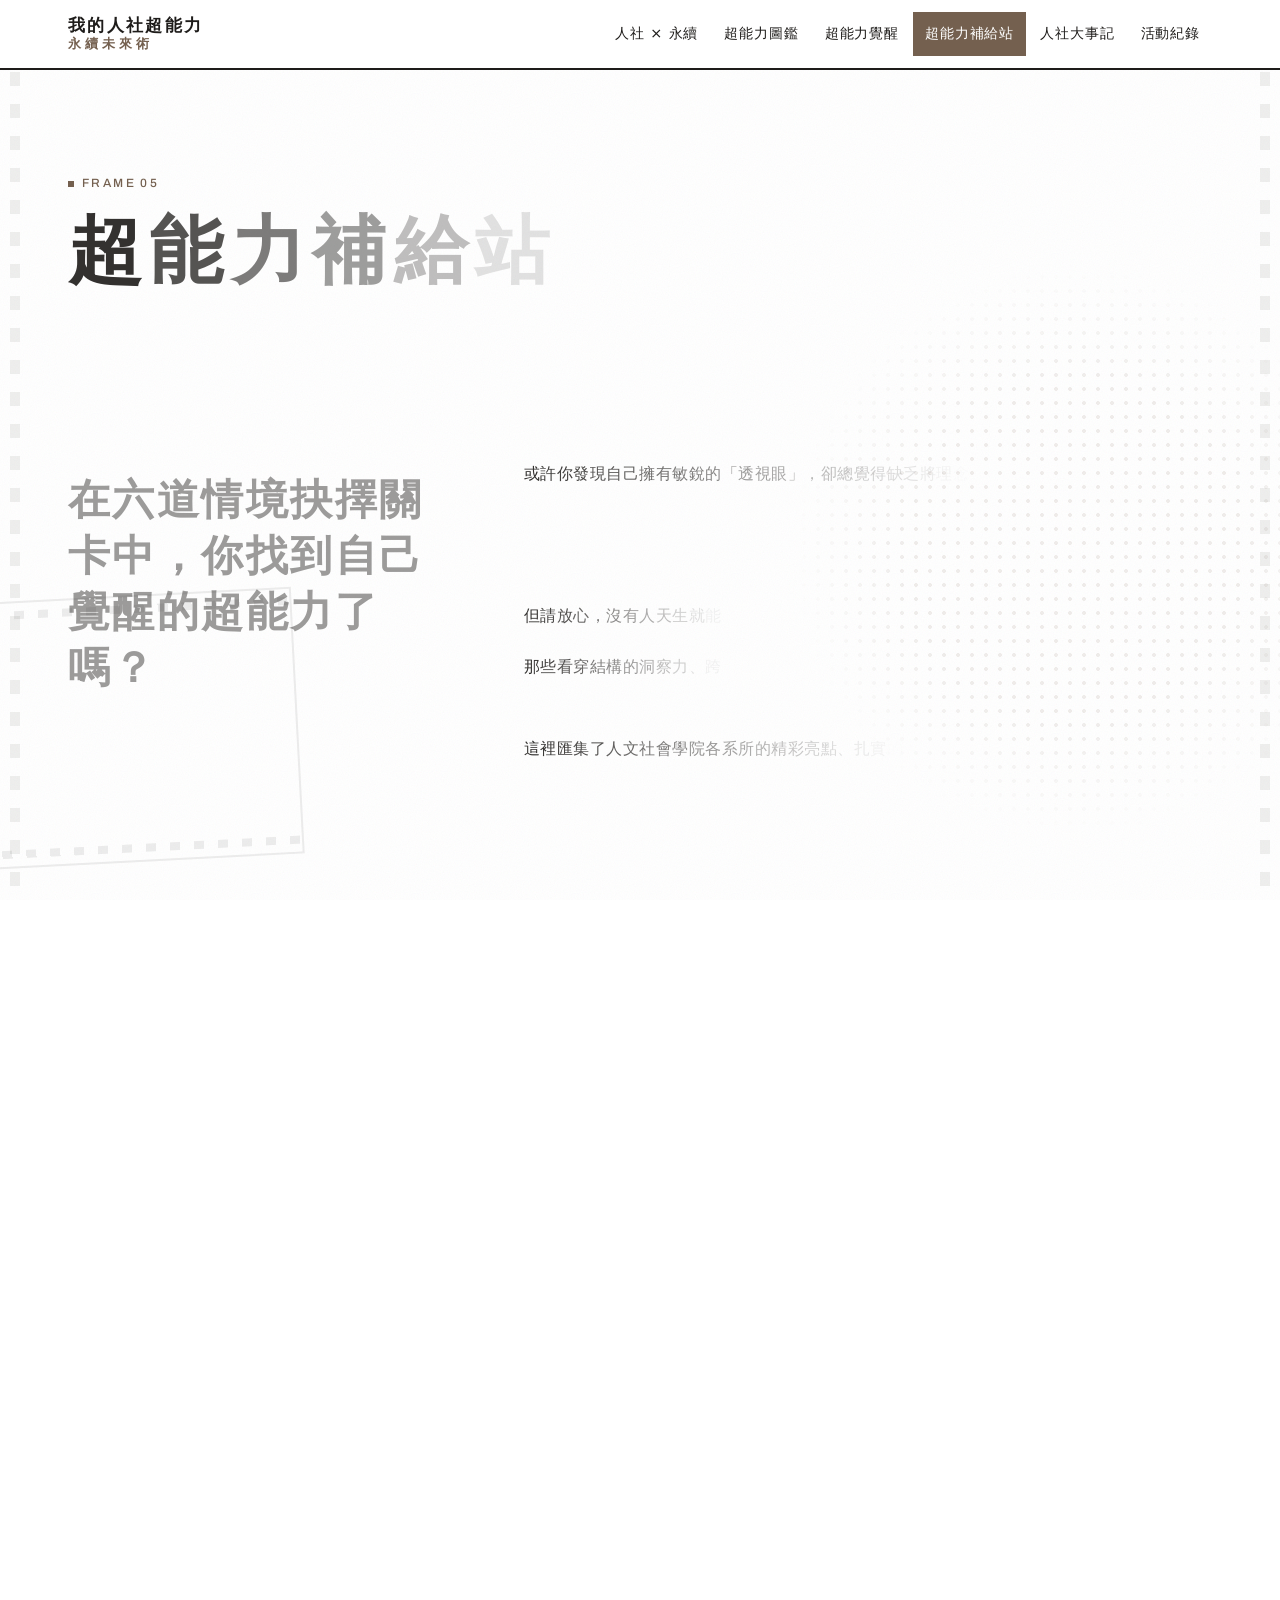
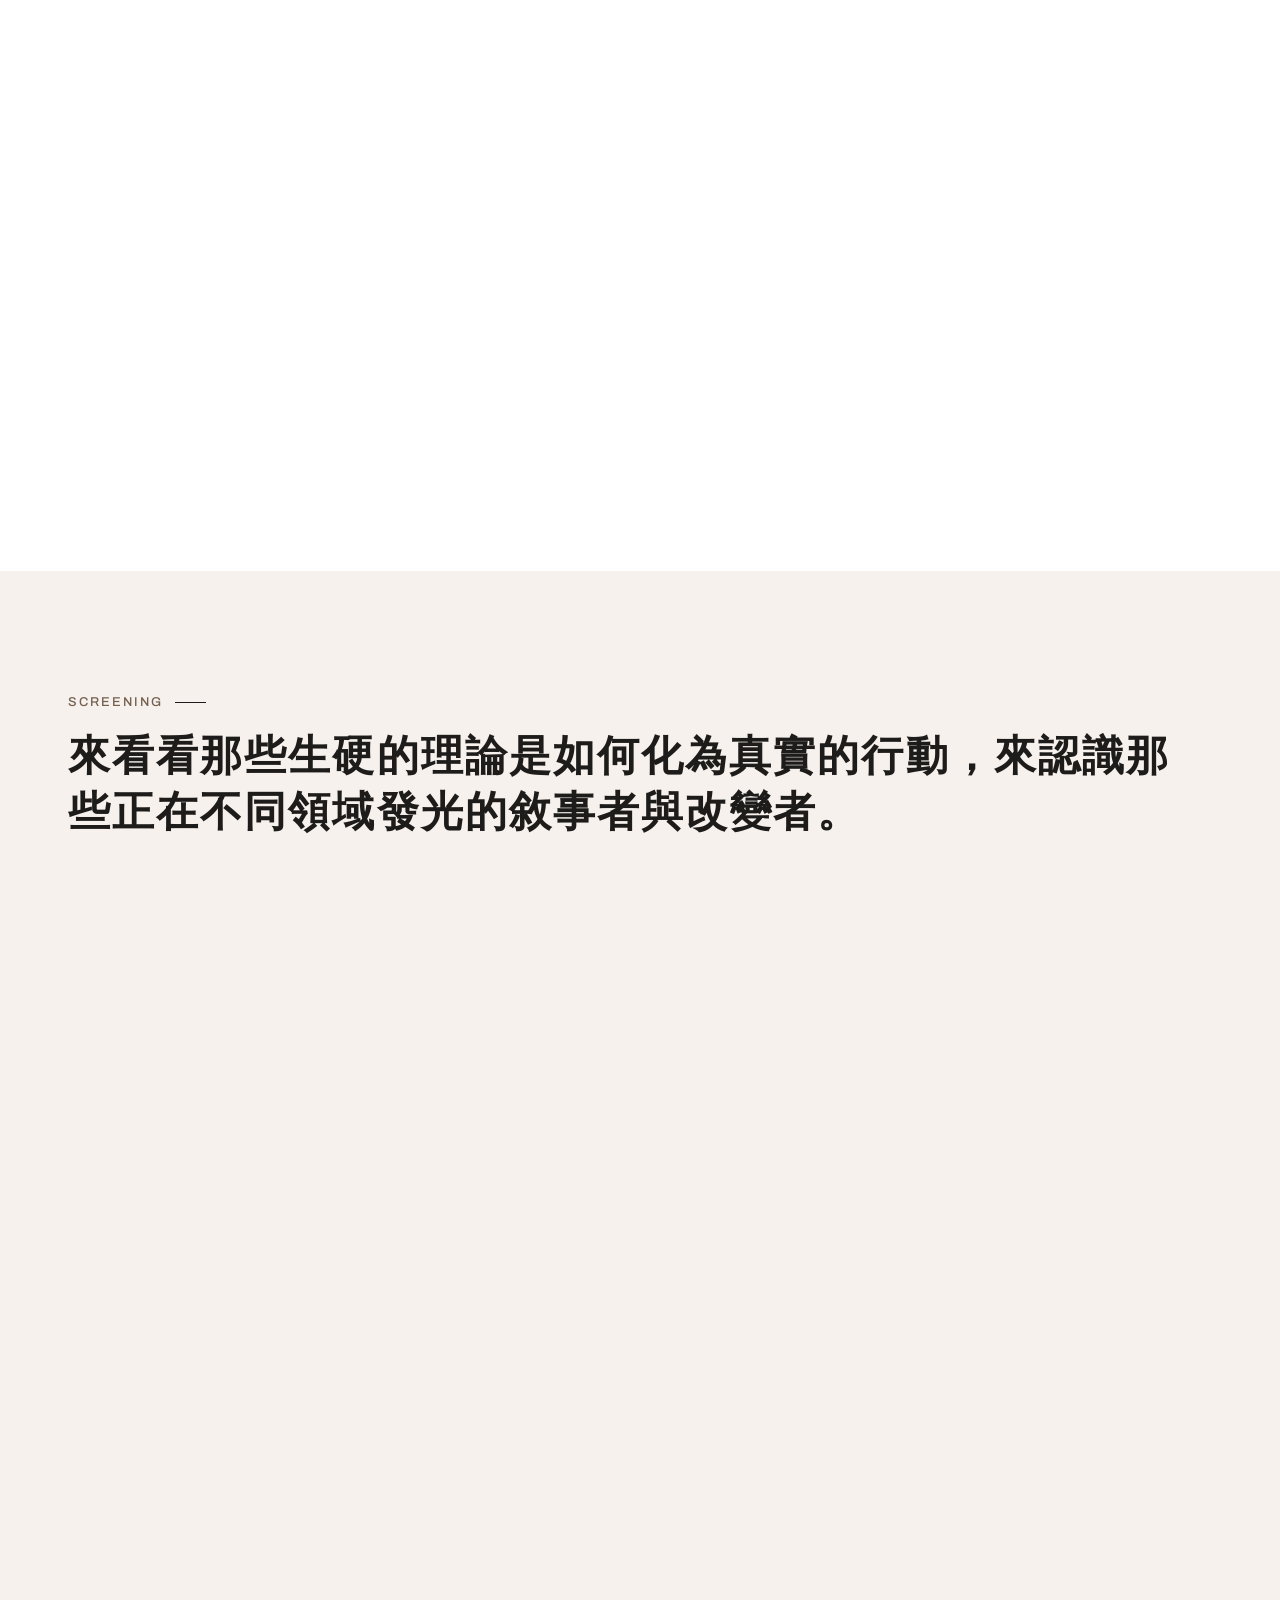
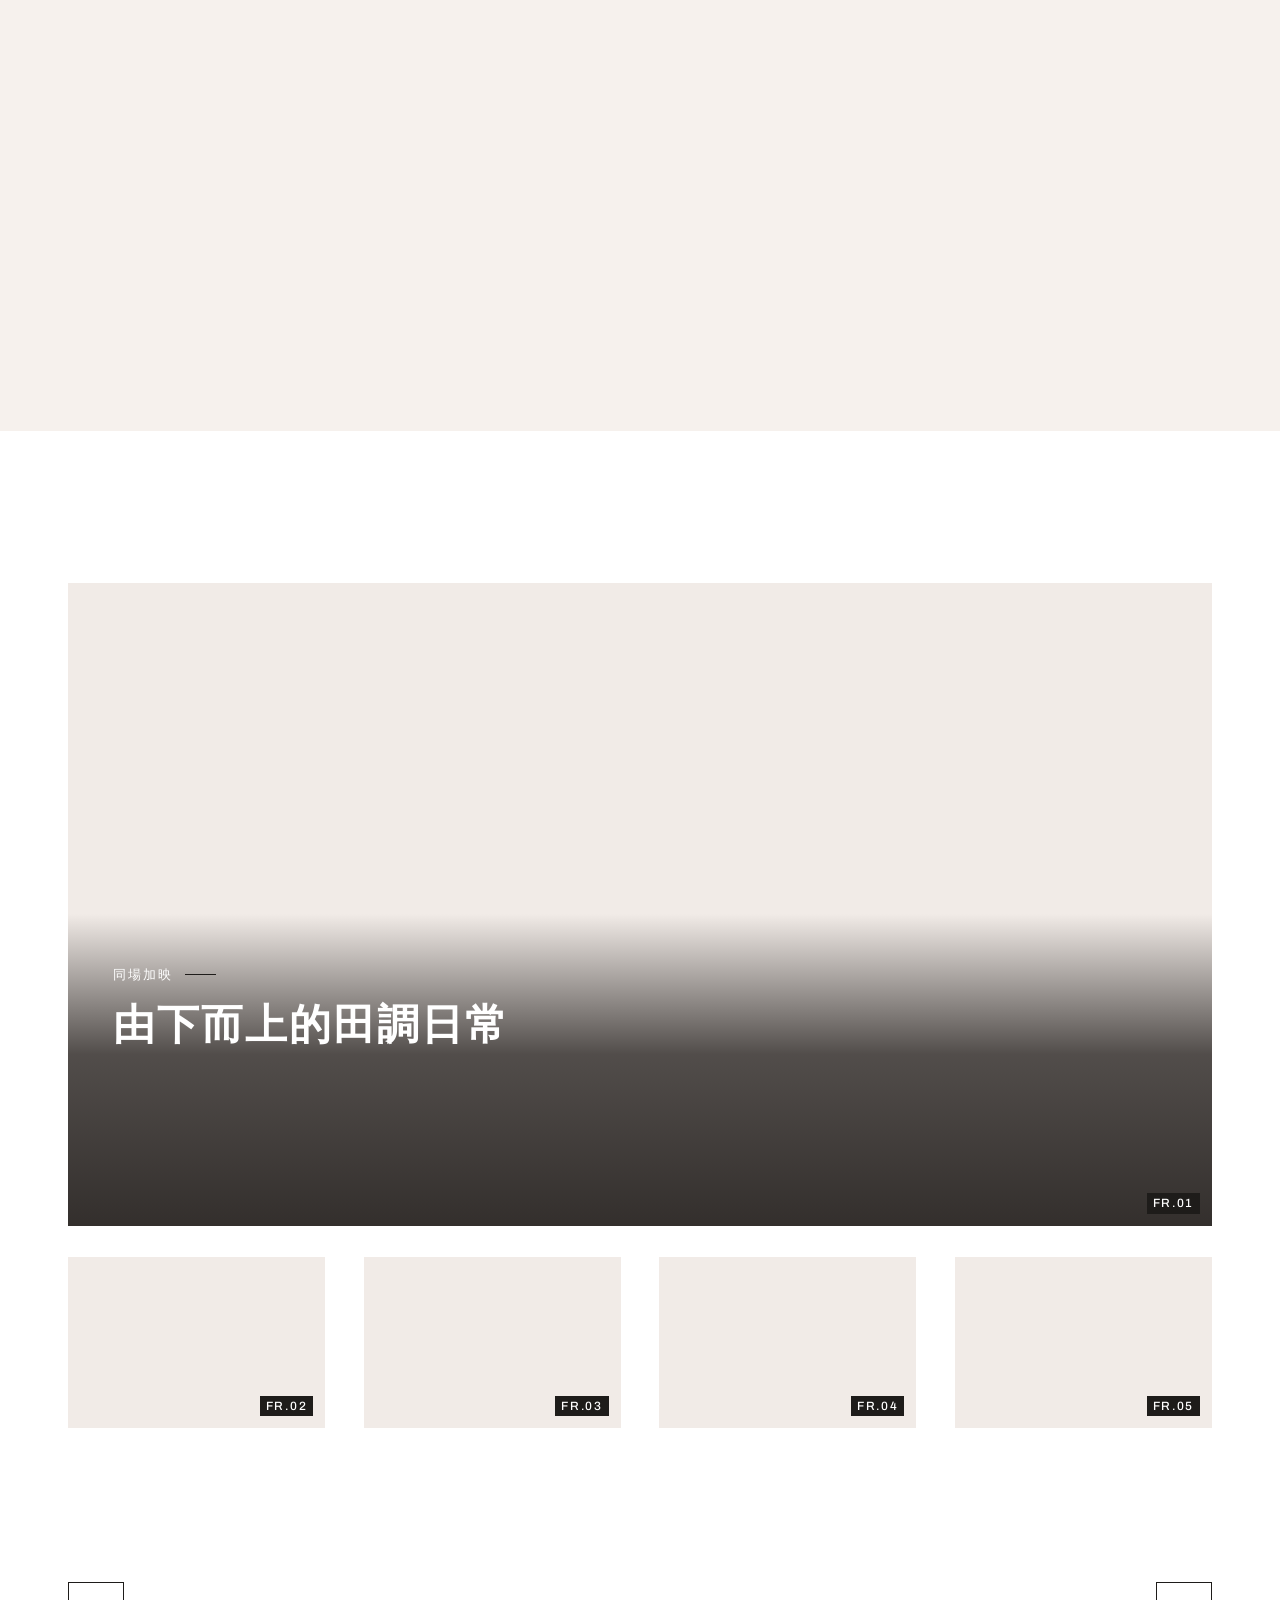
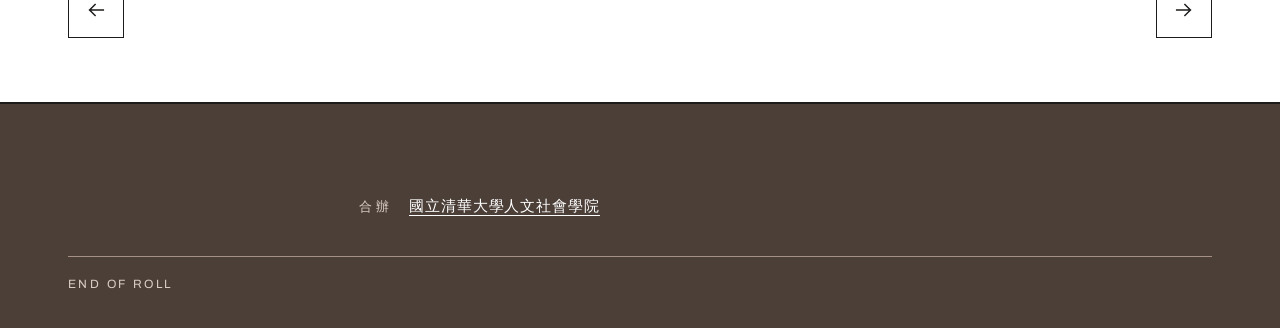
<file: supply.html>
<!DOCTYPE html>
<html lang="zh-Hant">
<head>
<meta charset="UTF-8">
<meta name="viewport" content="width=device-width, initial-scale=1">
<title>超能力補給站｜我的人社超能力：永續未來術</title>
<meta name="description" content="或許你發現自己擁有敏銳的「透視眼」，卻總覺得缺乏將理念落地的「改變手」；又或許你充滿了「共鳴耳」的溫柔，卻正在尋找能夠把故事精準傳達出去的「敘事筆」。面對當代社會龐大且複雜的議題，我們往往會感到自身的單薄，發現單憑一種視…">
<meta name="theme-color" content="#ffffff">
<meta property="og:type" content="website">
<meta property="og:locale" content="zh_TW">
<meta property="og:title" content="超能力補給站｜我的人社超能力：永續未來術">
<meta property="og:description" content="或許你發現自己擁有敏銳的「透視眼」，卻總覺得缺乏將理念落地的「改變手」；又或許你充滿了「共鳴耳」的溫柔，卻正在尋找能夠把故事精準傳達出去的「敘事筆」。面對當代社會龐大且複雜的議題，我們往往會感到自身的單薄，發現單憑一種視…">
<meta http-equiv="Content-Security-Policy" content="default-src 'self'; script-src 'self'; style-src 'self' https://fonts.googleapis.com; font-src 'self' https://fonts.gstatic.com; img-src 'self' data:; frame-src https://www.youtube-nocookie.com https://drive.google.com; connect-src 'self'; object-src 'none'; base-uri 'self'; form-action 'none'">
<meta name="referrer" content="strict-origin-when-cross-origin">
<meta name="robots" content="noindex, nofollow">
<link rel="preconnect" href="https://fonts.googleapis.com">
<link rel="preconnect" href="https://fonts.gstatic.com" crossorigin>
<link rel="preload" href="assets/fonts/archivo-latin.woff2" as="font" type="font/woff2" crossorigin>
<script src="assets/js/boot.js"></script>
<link rel="stylesheet" href="https://fonts.googleapis.com/css2?family=Noto+Serif+TC:wght@700;900&display=block">
<link rel="stylesheet" href="assets/css/site.css">
<link rel="icon" href="assets/favicon.svg" type="image/svg+xml">
<script src="assets/js/gsap.min.js" defer></script>
<script src="assets/js/ScrollTrigger.min.js" defer></script>
<script src="assets/js/site.js" defer></script>
</head>
<body class="page-supply">
<a class="skip" href="#main">跳到主要內容</a>
<div class="bg-film" aria-hidden="true"><div class="bg-sprocket"></div><div class="bg-halftone"></div><div class="bg-frame"></div><div class="bg-grain"></div></div>
<header class="site-header" data-header>
  <div class="nav-inner">
    <a class="brand" href="index.html" aria-label="我的人社超能力：永續未來術 首頁">
      <strong>我的人社超能力</strong><span>永續未來術</span>
    </a>
    <button class="menu-btn" type="button" aria-expanded="false" aria-controls="main-nav" data-menu-btn>
      <span class="menu-btn-label">選單</span><span class="menu-btn-bars" aria-hidden="true"><i></i><i></i><i></i></span>
    </button>
    <nav class="main-nav" id="main-nav" aria-label="主選單" data-menu>
      <ul><li><a href="sustainability.html">人社 × 永續</a></li><li><a href="superpowers.html">超能力圖鑑</a></li><li><a href="awakening.html">超能力覺醒</a></li><li><a href="supply.html" aria-current="page">超能力補給站</a></li><li><a href="timeline.html">人社大事記</a></li><li><a href="events.html">活動紀錄</a></li></ul>
    </nav>
  </div>
  <div class="read-progress" aria-hidden="true"><span data-progress></span></div>
</header>
<main id="main">
<header class="page-head wrap">
  <p class="frame-tag" aria-hidden="true">FRAME 05</p>
  <h1 class="page-title" data-reveal>超能力補給站</h1>
  
</header>

<section class="section supply-intro">
  <div class="wrap supply-grid">
    <h2 class="essay-h" data-reveal>在六道情境抉擇關卡中，你找到自己覺醒的超能力了嗎？</h2>
    <div class="prose"><p data-reveal>或許你發現自己擁有敏銳的「透視眼」，卻總覺得缺乏將理念落地的「改變手」；又或許你充滿了「共鳴耳」的溫柔，卻正在尋找能夠把故事精準傳達出去的「敘事筆」。面對當代社會龐大且複雜的議題，我們往往會感到自身的單薄，發現單憑一種視角或能力，似乎不足以回應這個世界的挑戰。</p><p data-reveal>但請放心，沒有人天生就能具備所有的超能力。</p><p data-reveal>那些看穿結構的洞察力、跨越邊界的轉譯力、以及落地實踐的方法，都是可以透過系統性的「學習」與「訓練」來獲得的。</p><p data-reveal>這裡匯集了人文社會學院各系所的精彩亮點、扎實的特色課程，以及學長姐們走入社會的真實研究與實踐成果。無論你是想補足自己「缺乏的那一塊能力拼圖」，還是想將你原有的天賦打磨得更加銳利，這裡都有能與你產生化學反應的資源與解方。</p><p data-reveal>在這裡，你不需要急著把自己定義成機器裡的某顆齒輪，各學科所能提供的能力也會在其中互相對話；你可以同時擁抱兩套觀察世界的方法、掌握兩套解決問題的專業，甚至更多。</p></div>
  </div>
  <div class="wrap"><ul class="needs"><li class="need" data-tone="eye" data-reveal><span class="need-door" aria-hidden="true"><span class="need-glyph">眼</span></span><span class="need-char" aria-hidden="true"><picture class="need-img" aria-hidden="true"><source type="image/webp" srcset="assets/img/char-eye-400.webp 400w, assets/img/char-eye-800.webp 800w" sizes="(max-width: 720px) 30vw, 160px"><img src="assets/img/char-eye-400.png" width="400" height="380" alt="" loading="lazy" decoding="async"></picture></span><div class="need-body"><h3>若你渴望透視眼</h3><p>透過歷史、社會與人類學的宏觀視野與研究技藝，學院將教你洞察結構、拆解迷思，看見社會運作的底層邏輯。這份知性辨析的力量，讓「文化」不再是定格的古董，而是看見它如何在變遷中不斷生成，讓現在的抉擇不再是唯一的終點。</p></div></li><li class="need" data-tone="ear" data-reveal><span class="need-door" aria-hidden="true"><span class="need-glyph">耳</span></span><span class="need-char" aria-hidden="true"><picture class="need-img" aria-hidden="true"><source type="image/webp" srcset="assets/img/char-ear-400.webp 400w, assets/img/char-ear-544.webp 544w" sizes="(max-width: 720px) 30vw, 160px"><img src="assets/img/char-ear-400.png" width="400" height="662" alt="" loading="lazy" decoding="async"></picture></span><div class="need-body"><h3>若你追求共鳴耳</h3><p>藉由哲學、語言學與區域研究的深刻辨析，我們陪你穿透喧囂，在差異中建立倫理的連結。這種倫理實踐能讓我們放下知識的傲慢，如其所如地理解「非我」的文化，溫柔地接住每個被忽視的靈魂。</p></div></li><li class="need" data-tone="pen" data-reveal><span class="need-door" aria-hidden="true"><span class="need-glyph">筆</span></span><span class="need-char" aria-hidden="true"><picture class="need-img" aria-hidden="true"><source type="image/webp" srcset="assets/img/char-pen-400.webp 400w, assets/img/char-pen-543.webp 543w" sizes="(max-width: 720px) 30vw, 160px"><img src="assets/img/char-pen-400.png" width="400" height="663" alt="" loading="lazy" decoding="async"></picture></span><div class="need-body"><h3>若你修煉敘事筆</h3><p>融合文學、翻譯與文化研究的轉譯能量，學院將賦予你奪回生命敘述權的力量。文化永續需要新的形式與內容，透過你的筆，模糊的歷史記憶將轉化為能夠觸動人心的動人詩篇，賦予傳統資產跨越時空的真實生命力。</p></div></li><li class="need" data-tone="hand" data-reveal><span class="need-door" aria-hidden="true"><span class="need-glyph">手</span></span><span class="need-char" aria-hidden="true"><picture class="need-img" aria-hidden="true"><source type="image/webp" srcset="assets/img/char-hand-400.webp 400w, assets/img/char-hand-800.webp 800w" sizes="(max-width: 720px) 30vw, 160px"><img src="assets/img/char-hand-400.png" width="400" height="431" alt="" loading="lazy" decoding="async"></picture></span><div class="need-body"><h3>若你想要改變手</h3><p>在學士班與多元的跨領域實踐中，我們提供整合知識的平台，將你的憤怒與愛轉化為具體的社會影響力。當學術轉化為可持續發展的生活方式，文化便能在實踐與創新中，找到與當代社會共生共榮的道路。</p></div></li></ul></div>
</section>
<section class="section videos section-warm" aria-labelledby="v-h">
  <div class="wrap">
    <p class="kicker">SCREENING</p><h2 class="sec-h2" id="v-h">來看看那些生硬的理論是如何化為真實的行動，來認識那些正在不同領域發光的敘事者與改變者。</h2>
    <ul class="vgrid"><li class="vcard vthumb"><button type="button" class="v-play" data-embed="https://www.youtube-nocookie.com/embed/iZgcRnqiYAo" data-title="中文系介紹影片" aria-label="播放：中文系介紹影片"><span class="v-thumb"><picture class=""><source type="image/webp" srcset="assets/img/vt-iZgcRnqiYAo-640.webp 640w" sizes="(max-width: 720px) 92vw, 30vw"><img src="assets/img/vt-iZgcRnqiYAo-640.jpg" srcset="assets/img/vt-iZgcRnqiYAo-640.jpg 640w" sizes="(max-width: 720px) 92vw, 30vw" width="640" height="360" alt="" loading="lazy" decoding="async"></picture></span><span class="v-playicon" aria-hidden="true"></span></button><p class="v-dept">中文系</p></li><li class="vcard vthumb"><button type="button" class="v-play" data-embed="https://drive.google.com/file/d/1wUTDSQg_8Zv861M1vWRCNTdVyO6hX8Rh/preview" data-title="外語系介紹影片" aria-label="播放：外語系介紹影片"><span class="v-thumb"><span class="v-poster" aria-hidden="true"></span></span><span class="v-playicon" aria-hidden="true"></span></button><p class="v-dept">外語系</p></li><li class="vcard vthumb"><button type="button" class="v-play" data-embed="https://drive.google.com/file/d/1heFYHQyCbARTF4SOvVr0lddlFc7wuNYD/preview" data-title="語言所介紹影片" aria-label="播放：語言所介紹影片"><span class="v-thumb"><span class="v-poster" aria-hidden="true"></span></span><span class="v-playicon" aria-hidden="true"></span></button><p class="v-dept">語言所</p></li><li class="vcard vthumb"><button type="button" class="v-play" data-embed="https://www.youtube-nocookie.com/embed/FruDkDzco4A" data-title="歷史所介紹影片" aria-label="播放：歷史所介紹影片"><span class="v-thumb"><picture class=""><source type="image/webp" srcset="assets/img/vt-FruDkDzco4A-640.webp 640w" sizes="(max-width: 720px) 92vw, 30vw"><img src="assets/img/vt-FruDkDzco4A-640.jpg" srcset="assets/img/vt-FruDkDzco4A-640.jpg 640w" sizes="(max-width: 720px) 92vw, 30vw" width="640" height="360" alt="" loading="lazy" decoding="async"></picture></span><span class="v-playicon" aria-hidden="true"></span></button><p class="v-dept">歷史所</p></li><li class="vcard vthumb"><button type="button" class="v-play" data-embed="https://www.youtube-nocookie.com/embed/AQ9VcsfbTdk" data-title="人類所介紹影片" aria-label="播放：人類所介紹影片"><span class="v-thumb"><picture class=""><source type="image/webp" srcset="assets/img/vt-AQ9VcsfbTdk-640.webp 640w" sizes="(max-width: 720px) 92vw, 30vw"><img src="assets/img/vt-AQ9VcsfbTdk-640.jpg" srcset="assets/img/vt-AQ9VcsfbTdk-640.jpg 640w" sizes="(max-width: 720px) 92vw, 30vw" width="640" height="360" alt="" loading="lazy" decoding="async"></picture></span><span class="v-playicon" aria-hidden="true"></span></button><p class="v-dept">人類所</p></li><li class="vcard vthumb"><button type="button" class="v-play" data-embed="https://www.youtube-nocookie.com/embed/YDlS6_iEEGM" data-title="社會所介紹影片" aria-label="播放：社會所介紹影片"><span class="v-thumb"><picture class=""><source type="image/webp" srcset="assets/img/vt-YDlS6_iEEGM-640.webp 640w" sizes="(max-width: 720px) 92vw, 30vw"><img src="assets/img/vt-YDlS6_iEEGM-640.jpg" srcset="assets/img/vt-YDlS6_iEEGM-640.jpg 640w" sizes="(max-width: 720px) 92vw, 30vw" width="640" height="360" alt="" loading="lazy" decoding="async"></picture></span><span class="v-playicon" aria-hidden="true"></span></button><p class="v-dept">社會所</p></li><li class="vcard vthumb"><button type="button" class="v-play" data-embed="https://www.youtube-nocookie.com/embed/qhEQWjJ39Rw" data-title="哲學所介紹影片" aria-label="播放：哲學所介紹影片"><span class="v-thumb"><picture class=""><source type="image/webp" srcset="assets/img/vt-qhEQWjJ39Rw-640.webp 640w" sizes="(max-width: 720px) 92vw, 30vw"><img src="assets/img/vt-qhEQWjJ39Rw-640.jpg" srcset="assets/img/vt-qhEQWjJ39Rw-640.jpg 640w" sizes="(max-width: 720px) 92vw, 30vw" width="640" height="360" alt="" loading="lazy" decoding="async"></picture></span><span class="v-playicon" aria-hidden="true"></span></button><p class="v-dept">哲學所</p></li><li class="vcard vthumb"><button type="button" class="v-play" data-embed="https://drive.google.com/file/d/135nHs-WBDNMsmotyNdHQlGHrMsCwzt3n/preview" data-title="台文所介紹影片" aria-label="播放：台文所介紹影片"><span class="v-thumb"><span class="v-poster" aria-hidden="true"></span></span><span class="v-playicon" aria-hidden="true"></span></button><p class="v-dept">台文所</p></li><li class="vcard vthumb"><button type="button" class="v-play" data-embed="https://drive.google.com/file/d/1zQ4yEhbL9R9OXFUHZgbC3ja7pUc1ohnP/preview" data-title="華語文介紹影片" aria-label="播放：華語文介紹影片"><span class="v-thumb"><span class="v-poster" aria-hidden="true"></span></span><span class="v-playicon" aria-hidden="true"></span></button><p class="v-dept">華語文</p></li><li class="vcard vthumb"><button type="button" class="v-play" data-embed="https://www.youtube-nocookie.com/embed/HOeeNx_DaEM" data-title="台研教介紹影片" aria-label="播放：台研教介紹影片"><span class="v-thumb"><picture class=""><source type="image/webp" srcset="assets/img/vt-HOeeNx_DaEM-640.webp 640w" sizes="(max-width: 720px) 92vw, 30vw"><img src="assets/img/vt-HOeeNx_DaEM-640.jpg" srcset="assets/img/vt-HOeeNx_DaEM-640.jpg 640w" sizes="(max-width: 720px) 92vw, 30vw" width="640" height="360" alt="" loading="lazy" decoding="async"></picture></span><span class="v-playicon" aria-hidden="true"></span></button><p class="v-dept">台研教</p></li><li class="vcard vthumb"><button type="button" class="v-play" data-embed="https://www.youtube-nocookie.com/embed/WcwGyp0UdpU?start=4" data-title="學士班介紹影片" aria-label="播放：學士班介紹影片"><span class="v-thumb"><picture class=""><source type="image/webp" srcset="assets/img/vt-WcwGyp0UdpU-640.webp 640w" sizes="(max-width: 720px) 92vw, 30vw"><img src="assets/img/vt-WcwGyp0UdpU-640.jpg" srcset="assets/img/vt-WcwGyp0UdpU-640.jpg 640w" sizes="(max-width: 720px) 92vw, 30vw" width="640" height="360" alt="" loading="lazy" decoding="async"></picture></span><span class="v-playicon" aria-hidden="true"></span></button><p class="v-dept">學士班</p></li><li class="vcard vthumb"><button type="button" class="v-play" data-embed="https://drive.google.com/file/d/1vf6S9wIA-dPJygZ6ZF372ryaK8VvHn3K/preview" data-title="華文所介紹影片" aria-label="播放：華文所介紹影片"><span class="v-thumb"><span class="v-poster" aria-hidden="true"></span></span><span class="v-playicon" aria-hidden="true"></span></button><p class="v-dept">華文所</p></li><li class="vcard vthumb"><button type="button" class="v-play" data-embed="https://drive.google.com/file/d/1z8zdew_BS-SegNLnr_PxQmls2vo-yPkD/preview" data-title="亞際介紹影片" aria-label="播放：亞際介紹影片"><span class="v-thumb"><span class="v-poster" aria-hidden="true"></span></span><span class="v-playicon" aria-hidden="true"></span></button><p class="v-dept">亞際</p></li><li class="vcard vmore"><a class="v-more" href="https://youtube.com/playlist?list=PLBehBRWULyn0&si=t1OIOtbPjfWd23mb" target="_blank" rel="noopener noreferrer" aria-label="更多影片：前往 YouTube 播放清單（另開新視窗）"><picture class="vm-wide"><source type="image/webp" srcset="assets/img/vt-more-wide-800.webp 800w, assets/img/vt-more-wide-1600.webp 1600w" sizes="100vw"><img src="assets/img/vt-more-wide-800.jpg" srcset="assets/img/vt-more-wide-800.jpg 800w, assets/img/vt-more-wide-1600.jpg 1600w" sizes="100vw" width="1600" height="257" alt="更多影片縮圖，點擊前往 YouTube 播放清單" loading="lazy" decoding="async"></picture><picture class="vm-compact"><source type="image/webp" srcset="assets/img/vt-more-800.webp 800w, assets/img/vt-more-1600.webp 1600w" sizes="92vw"><img src="assets/img/vt-more-800.jpg" srcset="assets/img/vt-more-800.jpg 800w, assets/img/vt-more-1600.jpg 1600w" sizes="92vw" width="1600" height="540" alt="" loading="lazy" decoding="async"></picture><span class="v-playicon" aria-hidden="true"></span></a></li></ul>
  </div>
</section>
<section class="section field" aria-labelledby="field-h">
  <div class="wrap">
    <div class="field-feature">
      <figure class="shot" data-develop><a class="shot-frame" href="assets/img/p10-01-1600.jpg" data-lightbox="mailiao" data-caption="" aria-label="放大檢視：麥寮訪調照片 1"><picture class=""><source type="image/webp" srcset="assets/img/p10-01-800.webp 800w, assets/img/p10-01-1600.webp 1600w" sizes="(max-width: 720px) 92vw, 40vw"><img src="assets/img/p10-01-800.jpg" srcset="assets/img/p10-01-800.jpg 800w, assets/img/p10-01-1600.jpg 1600w" sizes="(max-width: 720px) 92vw, 40vw" width="1600" height="1067" alt="麥寮訪調照片 1" loading="lazy" decoding="async"></picture><span class="frame-no" aria-hidden="true">FR.01</span></a></figure>
      <div class="field-over">
        <p class="kicker">同場加映</p><h2 class="sec-h2" id="field-h">由下而上的田調日常</h2>
        <p class="field-cap" data-reveal>「麥寮訪調團」始於社會所研究生自發組織的「與六輕為鄰：雲林麥寮聚落型態與產業變遷訪調計畫」，在獲得當時所長吳泉源老師的鼓勵及經費支持下，於2013年1月首次前往麥寮進行田野訪調。 時至今日，麥寮訪調計畫仍持續著，師生們除了於寒暑假進行田調，學期間則透過組織「寫作工作坊」，將訪調所得轉化為報導和論文。</p>
      </div>
    </div>
    <div class="contact-sheet is-four"><figure class="shot" data-develop><a class="shot-frame" href="assets/img/p10-02-1600.jpg" data-lightbox="mailiao" data-caption="" aria-label="放大檢視：麥寮訪調照片 2"><picture class=""><source type="image/webp" srcset="assets/img/p10-02-800.webp 800w, assets/img/p10-02-1600.webp 1600w" sizes="(max-width: 720px) 92vw, 40vw"><img src="assets/img/p10-02-800.jpg" srcset="assets/img/p10-02-800.jpg 800w, assets/img/p10-02-1600.jpg 1600w" sizes="(max-width: 720px) 92vw, 40vw" width="1600" height="1067" alt="麥寮訪調照片 2" loading="lazy" decoding="async"></picture><span class="frame-no" aria-hidden="true">FR.02</span></a></figure><figure class="shot" data-develop><a class="shot-frame" href="assets/img/p10-03-1600.jpg" data-lightbox="mailiao" data-caption="" aria-label="放大檢視：麥寮訪調照片 3"><picture class=""><source type="image/webp" srcset="assets/img/p10-03-800.webp 800w, assets/img/p10-03-1600.webp 1600w" sizes="(max-width: 720px) 92vw, 40vw"><img src="assets/img/p10-03-800.jpg" srcset="assets/img/p10-03-800.jpg 800w, assets/img/p10-03-1600.jpg 1600w" sizes="(max-width: 720px) 92vw, 40vw" width="1600" height="1067" alt="麥寮訪調照片 3" loading="lazy" decoding="async"></picture><span class="frame-no" aria-hidden="true">FR.03</span></a></figure><figure class="shot" data-develop><a class="shot-frame" href="assets/img/p10-04-1600.jpg" data-lightbox="mailiao" data-caption="" aria-label="放大檢視：麥寮訪調照片 4"><picture class=""><source type="image/webp" srcset="assets/img/p10-04-800.webp 800w, assets/img/p10-04-1600.webp 1600w" sizes="(max-width: 720px) 92vw, 40vw"><img src="assets/img/p10-04-800.jpg" srcset="assets/img/p10-04-800.jpg 800w, assets/img/p10-04-1600.jpg 1600w" sizes="(max-width: 720px) 92vw, 40vw" width="1600" height="1067" alt="麥寮訪調照片 4" loading="lazy" decoding="async"></picture><span class="frame-no" aria-hidden="true">FR.04</span></a></figure><figure class="shot" data-develop><a class="shot-frame" href="assets/img/p10-05-1600.jpg" data-lightbox="mailiao" data-caption="" aria-label="放大檢視：麥寮訪調照片 5"><picture class=""><source type="image/webp" srcset="assets/img/p10-05-800.webp 800w, assets/img/p10-05-1600.webp 1600w" sizes="(max-width: 720px) 92vw, 40vw"><img src="assets/img/p10-05-800.jpg" srcset="assets/img/p10-05-800.jpg 800w, assets/img/p10-05-1600.jpg 1600w" sizes="(max-width: 720px) 92vw, 40vw" width="1600" height="1067" alt="麥寮訪調照片 5" loading="lazy" decoding="async"></picture><span class="frame-no" aria-hidden="true">FR.05</span></a></figure></div>
  </div>
</section>
</main>
<nav class="pager wrap" aria-label="上一頁與下一頁"><a class="pager-prev" href="awakening.html" rel="prev" aria-label="上一頁：超能力覺醒"><svg viewBox="0 0 24 24" width="22" height="22" aria-hidden="true" focusable="false"><path d="M20 12H5M11 6l-6 6 6 6" fill="none" stroke="currentColor" stroke-width="1.6" stroke-linecap="square"/></svg><span class="vh">上一頁：超能力覺醒</span></a><a class="pager-next" href="timeline.html" rel="next" aria-label="下一頁：人社大事記"><svg viewBox="0 0 24 24" width="22" height="22" aria-hidden="true" focusable="false"><path d="M4 12h15M13 6l6 6-6 6" fill="none" stroke="currentColor" stroke-width="1.6" stroke-linecap="square"/></svg><span class="vh">下一頁：人社大事記</span></a></nav>
<footer class="site-footer">
  <div class="wrap footer-grid">
    <p class="f-org"><a class="f-logo" href="https://www.lib.nthu.edu.tw/" target="_blank" rel="noopener noreferrer" aria-label="國立清華大學圖書館官網（另開新視窗）"><img src="assets/nthu-library-logo.svg" width="500" height="85" alt="國立清華大學圖書館" loading="lazy" decoding="async"></a></p>
    <p class="f-co"><span class="f-co-label">合辦</span><a class="f-co-link" href="https://hss.site.nthu.edu.tw/" target="_blank" rel="noopener noreferrer" aria-label="國立清華大學人文社會學院官網（另開新視窗）">國立清華大學人文社會學院</a></p>
    <p class="f-end" aria-hidden="true">END OF ROLL</p>
  </div>
</footer>
<button class="to-top" type="button" data-to-top aria-label="回到頁首">TOP</button>
<dialog class="lightbox" data-lightbox-dialog aria-label="照片檢視"><figure><img alt="" data-lb-img><figcaption data-lb-cap></figcaption></figure><button type="button" class="lb-close" data-lb-close aria-label="關閉">CLOSE</button><button type="button" class="lb-prev" data-lb-prev aria-label="上一張">PREV</button><button type="button" class="lb-next" data-lb-next aria-label="下一張">NEXT</button></dialog>
</body>
</html>
</file>
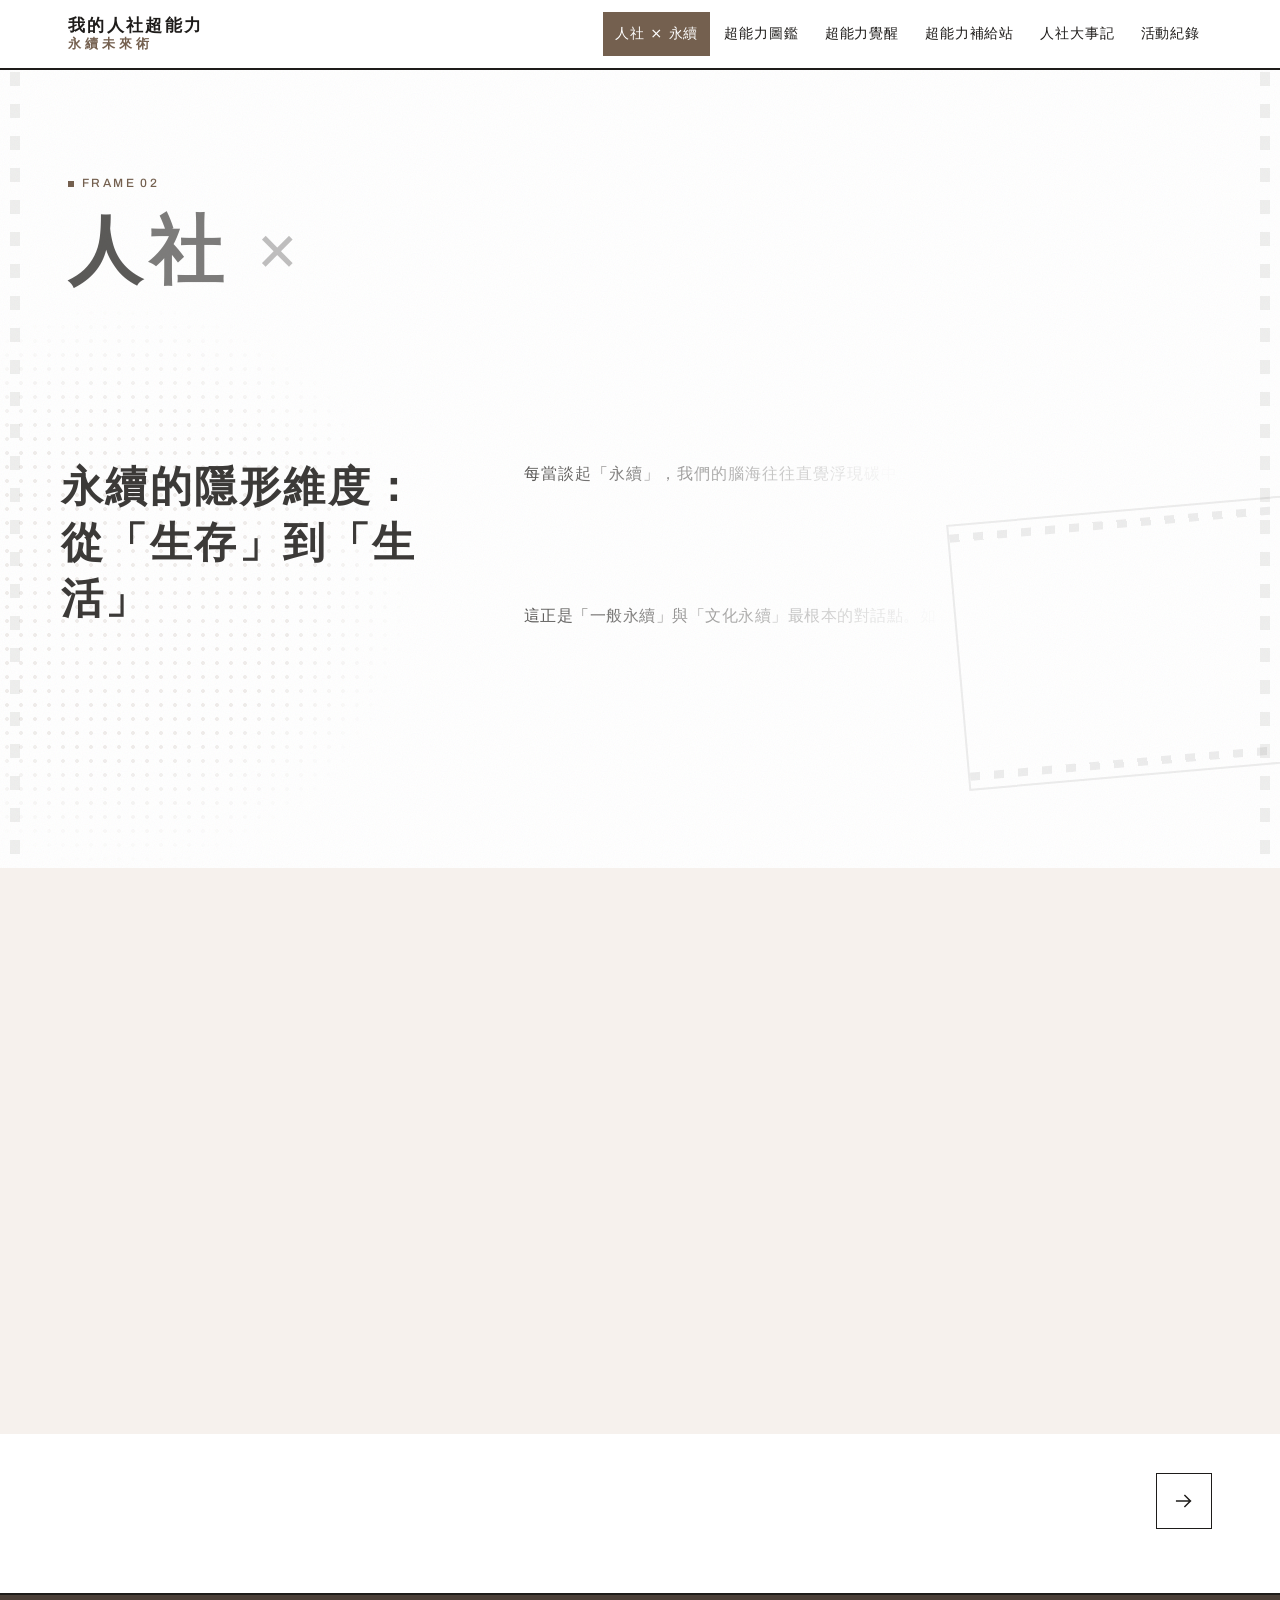
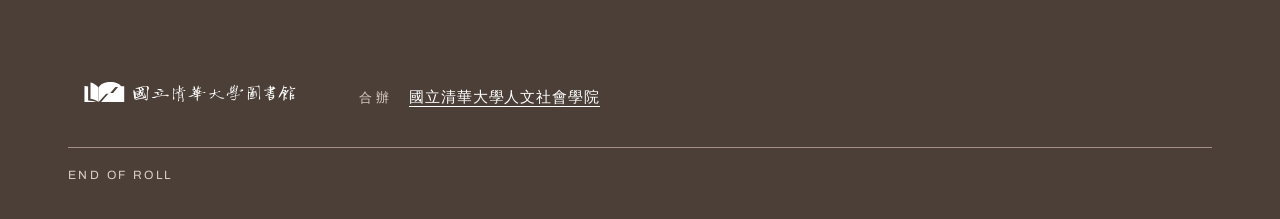
<file: sustainability.html>
<!DOCTYPE html>
<html lang="zh-Hant">
<head>
<meta charset="UTF-8">
<meta name="viewport" content="width=device-width, initial-scale=1">
<title>人社 × 永續｜我的人社超能力：永續未來術</title>
<meta name="description" content="每當談起「永續」，我們的腦海往往直覺浮現碳中和、綠色能源或生態復育。這是一場關乎人類群體如何「生存」下去的資源保衛戰，精準、理性，且充滿指標管理。然而，如果我們的未來只剩下數據的恆定，卻遺忘了歷史的斑駁、語言的溫度與思想…">
<meta name="theme-color" content="#ffffff">
<meta property="og:type" content="website">
<meta property="og:locale" content="zh_TW">
<meta property="og:title" content="人社 × 永續｜我的人社超能力：永續未來術">
<meta property="og:description" content="每當談起「永續」，我們的腦海往往直覺浮現碳中和、綠色能源或生態復育。這是一場關乎人類群體如何「生存」下去的資源保衛戰，精準、理性，且充滿指標管理。然而，如果我們的未來只剩下數據的恆定，卻遺忘了歷史的斑駁、語言的溫度與思想…">
<meta http-equiv="Content-Security-Policy" content="default-src 'self'; script-src 'self'; style-src 'self' https://fonts.googleapis.com; font-src 'self' https://fonts.gstatic.com; img-src 'self' data:; frame-src https://www.youtube-nocookie.com https://drive.google.com; connect-src 'self'; object-src 'none'; base-uri 'self'; form-action 'none'">
<meta name="referrer" content="strict-origin-when-cross-origin">
<meta name="robots" content="noindex, nofollow">
<link rel="preconnect" href="https://fonts.googleapis.com">
<link rel="preconnect" href="https://fonts.gstatic.com" crossorigin>
<link rel="preload" href="assets/fonts/archivo-latin.woff2" as="font" type="font/woff2" crossorigin>
<script src="assets/js/boot.js"></script>
<link rel="stylesheet" href="https://fonts.googleapis.com/css2?family=Noto+Serif+TC:wght@700;900&display=block">
<link rel="stylesheet" href="assets/css/site.css">
<link rel="icon" href="assets/favicon.svg" type="image/svg+xml">
<script src="assets/js/gsap.min.js" defer></script>
<script src="assets/js/ScrollTrigger.min.js" defer></script>
<script src="assets/js/site.js" defer></script>
</head>
<body class="page-sustain">
<a class="skip" href="#main">跳到主要內容</a>
<div class="bg-film" aria-hidden="true"><div class="bg-sprocket"></div><div class="bg-halftone"></div><div class="bg-frame"></div><div class="bg-grain"></div></div>
<header class="site-header" data-header>
  <div class="nav-inner">
    <a class="brand" href="index.html" aria-label="我的人社超能力：永續未來術 首頁">
      <strong>我的人社超能力</strong><span>永續未來術</span>
    </a>
    <button class="menu-btn" type="button" aria-expanded="false" aria-controls="main-nav" data-menu-btn>
      <span class="menu-btn-label">選單</span><span class="menu-btn-bars" aria-hidden="true"><i></i><i></i><i></i></span>
    </button>
    <nav class="main-nav" id="main-nav" aria-label="主選單" data-menu>
      <ul><li><a href="sustainability.html" aria-current="page">人社 × 永續</a></li><li><a href="superpowers.html">超能力圖鑑</a></li><li><a href="awakening.html">超能力覺醒</a></li><li><a href="supply.html">超能力補給站</a></li><li><a href="timeline.html">人社大事記</a></li><li><a href="events.html">活動紀錄</a></li></ul>
    </nav>
  </div>
  <div class="read-progress" aria-hidden="true"><span data-progress></span></div>
</header>
<main id="main"><header class="page-head wrap">
  <p class="frame-tag" aria-hidden="true">FRAME 02</p>
  <h1 class="page-title" data-reveal>人社 × 永續</h1>
  
</header>
<section class="section essay">
  <div class="wrap essay-grid">
    <h2 class="essay-h" data-reveal>永續的隱形維度：從「生存」到「生活」</h2>
    <div class="prose"><p data-reveal>每當談起「永續」，我們的腦海往往直覺浮現碳中和、綠色能源或生態復育。這是一場關乎人類群體如何「生存」下去的資源保衛戰，精準、理性，且充滿指標管理。然而，如果我們的未來只剩下數據的恆定，卻遺忘了歷史的斑駁、語言的溫度與思想的交鋒，這樣的生存，是否稍顯單薄？</p><p data-reveal>這正是「一般永續」與「文化永續」最根本的對話點。如果環境與經濟永續保障了人類社會的「身體健康」，那麼文化永續，關心的則是這個社會的「靈魂」是否依然清醒與豐盈。它不只是在既有的永續發展目標之外機械式地疊加一項指標，而是深刻地追問：在資源之外，我們如何與過去、與異質世界，建立起有意義的生命連結？</p></div>
  </div>
</section><section class="section essay section-warm">
  <div class="wrap essay-grid">
    <h2 class="essay-h" data-reveal>文化何以永續…？</h2>
    <div class="prose"><p data-reveal>當代社會常將「文化永續」視作一種對文化資產的資源管理，試圖透過指標與維護來定格過去。</p><p data-reveal>然而，人文社會學院主張一種更具生命力的詮釋：文化絕非靜態的遺產或定格的本質，而是在理解、反思與行動中持續生成的實踐歷程。</p><p data-reveal>而文化真正的永續，是一項具備「倫理意涵」的「知性投入」，人社院不僅要保護文化，更要透過創造力，有意識地與異質文化建立聯繫，使其成為我們自我構成的一部分。</p><p data-reveal>這場特展，便是人社院如何透過「四大能力」的專業訓練，將這份抽象的知性與倫理轉化為具體社會價值的成果展現。一起來看看有哪些超能力？</p></div>
  </div>
</section></main><nav class="pager wrap" aria-label="上一頁與下一頁"><a class="pager-next" href="superpowers.html" rel="next" aria-label="下一頁：超能力圖鑑"><svg viewBox="0 0 24 24" width="22" height="22" aria-hidden="true" focusable="false"><path d="M4 12h15M13 6l6 6-6 6" fill="none" stroke="currentColor" stroke-width="1.6" stroke-linecap="square"/></svg><span class="vh">下一頁：超能力圖鑑</span></a></nav>
<footer class="site-footer">
  <div class="wrap footer-grid">
    <p class="f-org"><a class="f-logo" href="https://www.lib.nthu.edu.tw/" target="_blank" rel="noopener noreferrer" aria-label="國立清華大學圖書館官網（另開新視窗）"><img src="assets/nthu-library-logo.svg" width="500" height="85" alt="國立清華大學圖書館" loading="lazy" decoding="async"></a></p>
    <p class="f-co"><span class="f-co-label">合辦</span><a class="f-co-link" href="https://hss.site.nthu.edu.tw/" target="_blank" rel="noopener noreferrer" aria-label="國立清華大學人文社會學院官網（另開新視窗）">國立清華大學人文社會學院</a></p>
    <p class="f-end" aria-hidden="true">END OF ROLL</p>
  </div>
</footer>
<button class="to-top" type="button" data-to-top aria-label="回到頁首">TOP</button>
<dialog class="lightbox" data-lightbox-dialog aria-label="照片檢視"><figure><img alt="" data-lb-img><figcaption data-lb-cap></figcaption></figure><button type="button" class="lb-close" data-lb-close aria-label="關閉">CLOSE</button><button type="button" class="lb-prev" data-lb-prev aria-label="上一張">PREV</button><button type="button" class="lb-next" data-lb-next aria-label="下一張">NEXT</button></dialog>
</body>
</html>
</file>
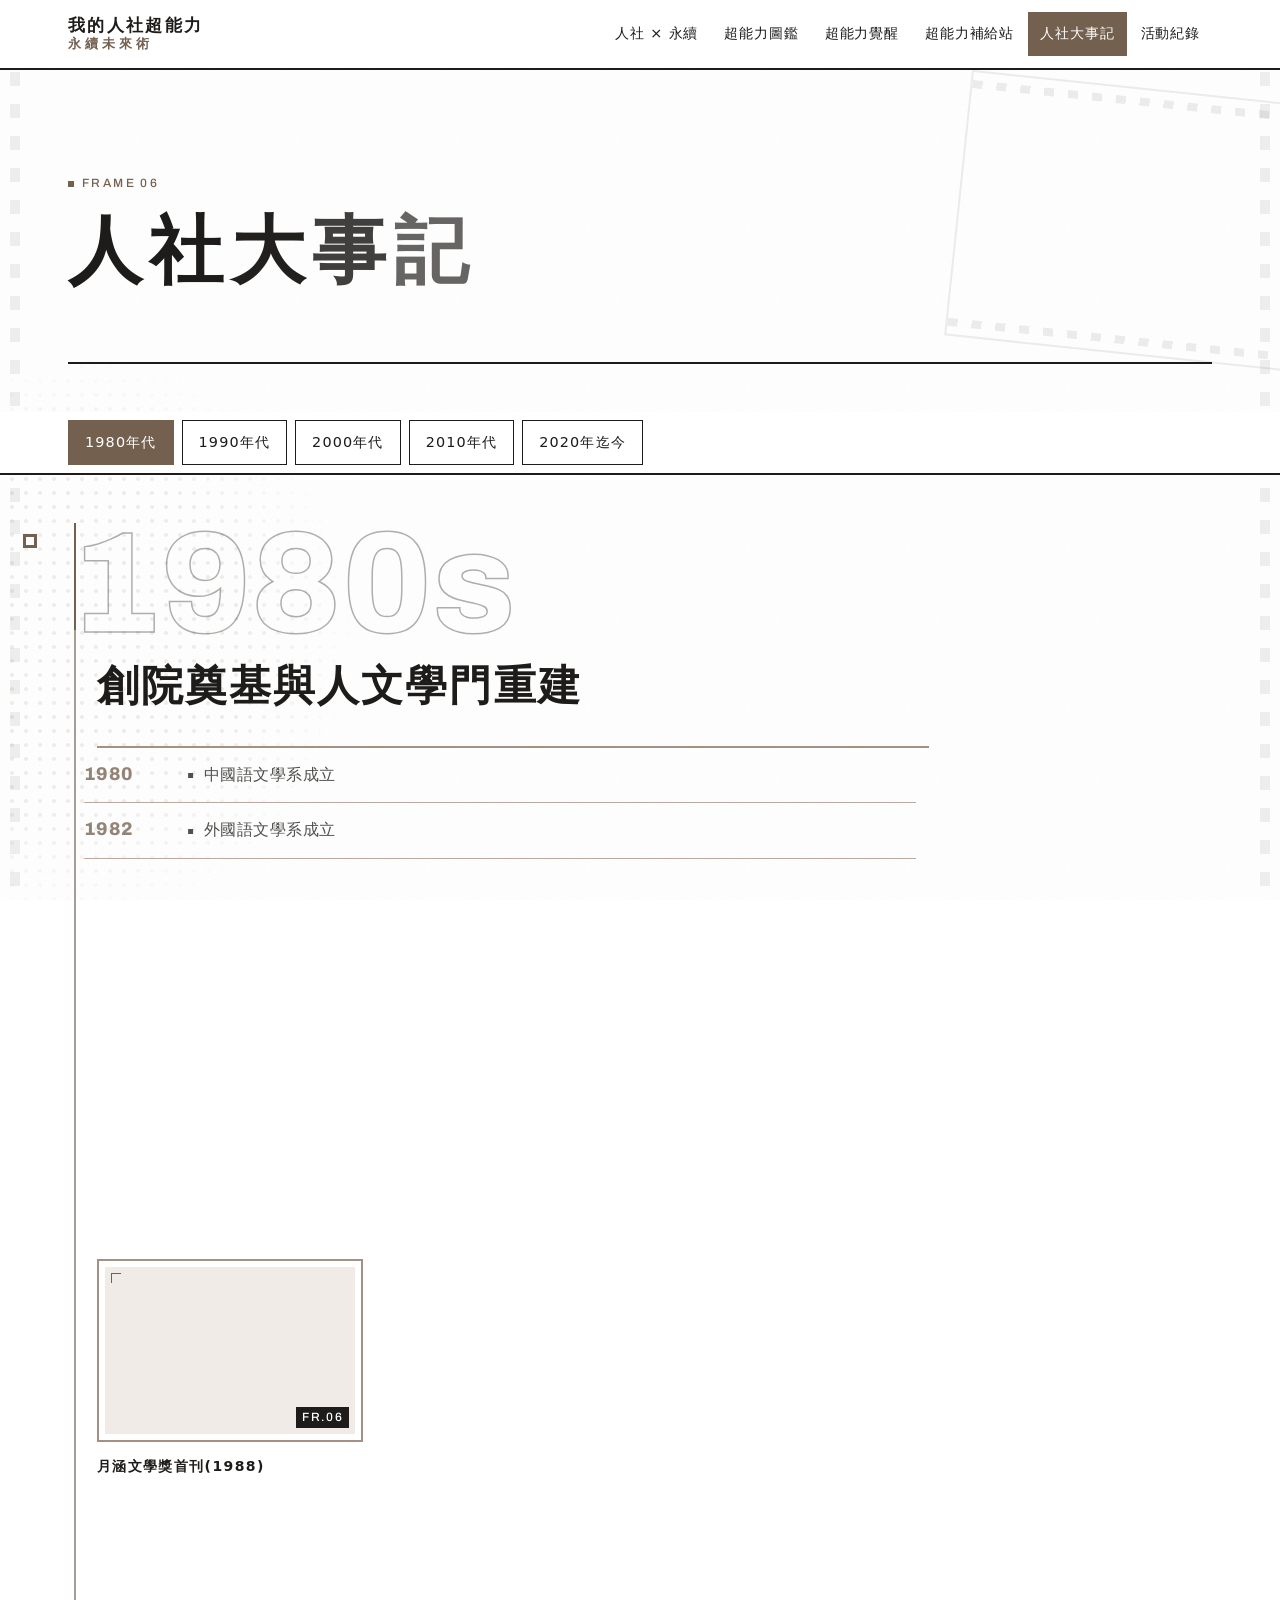
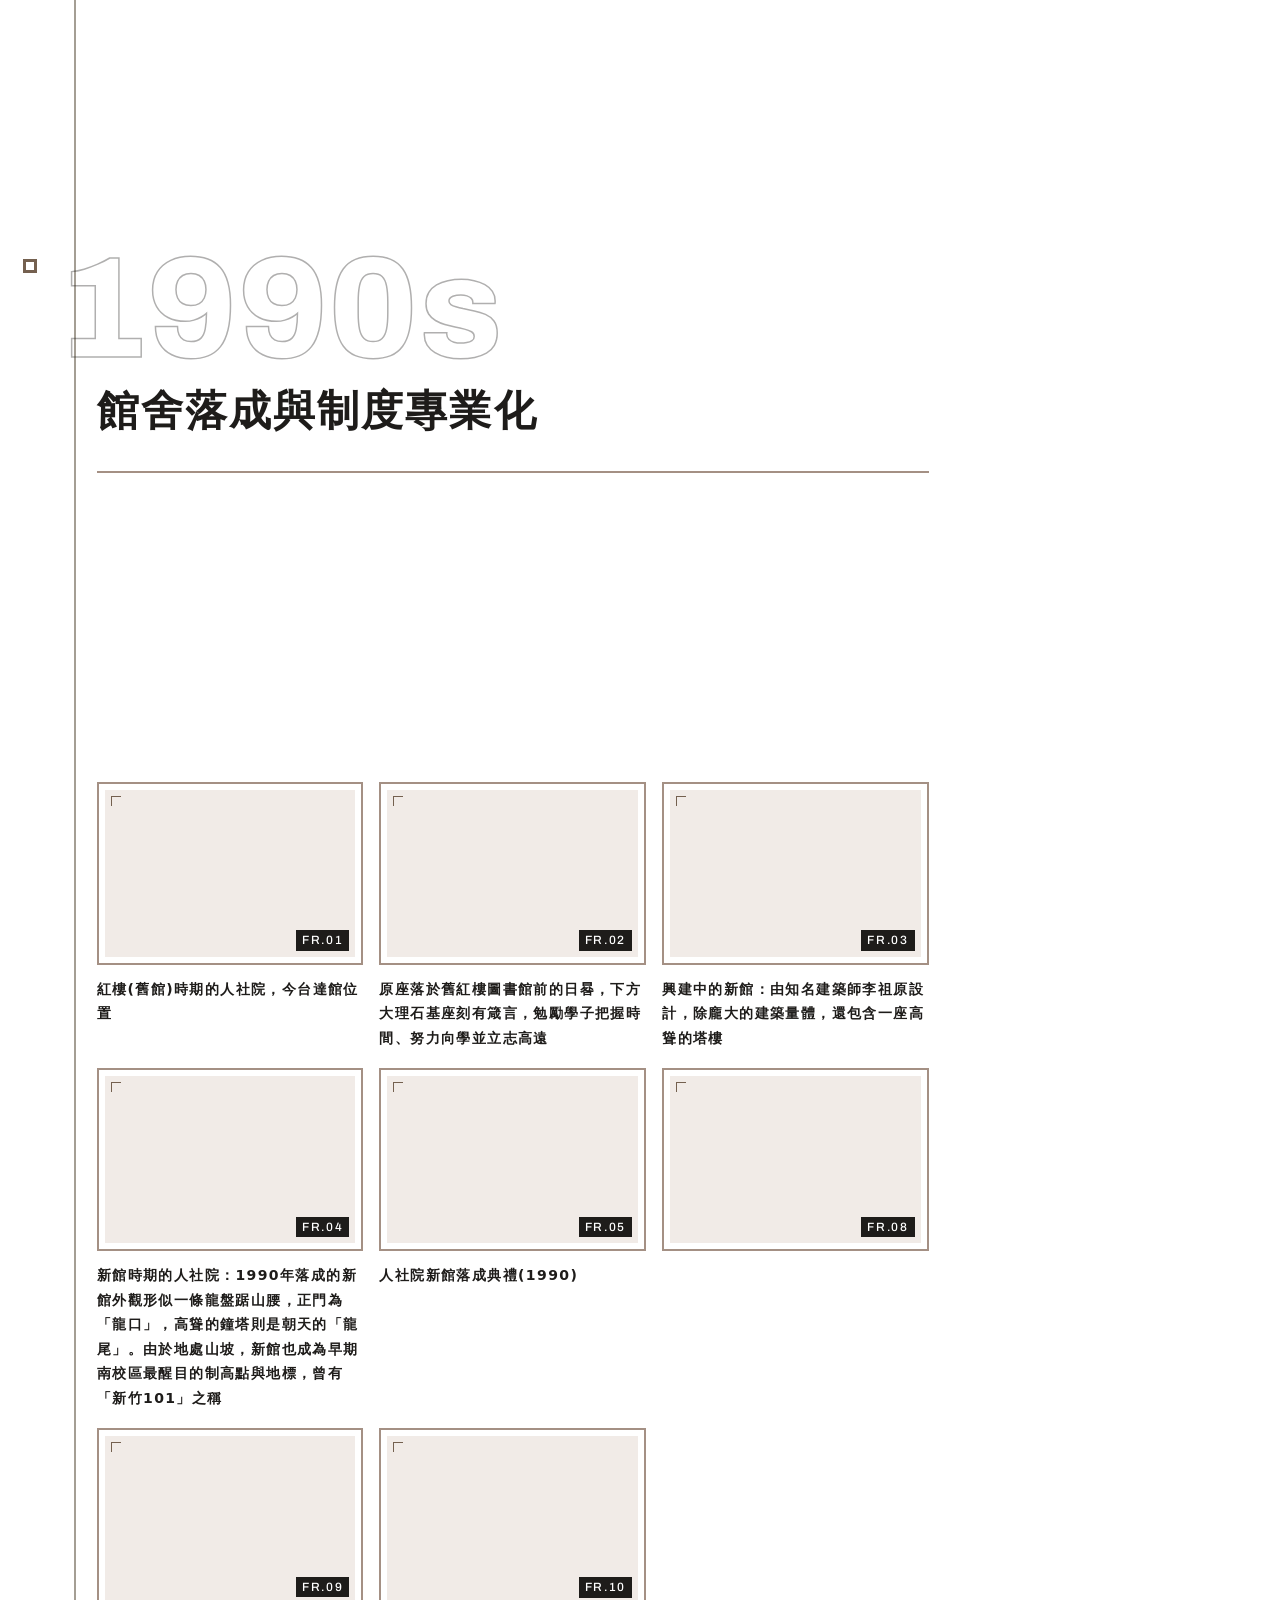
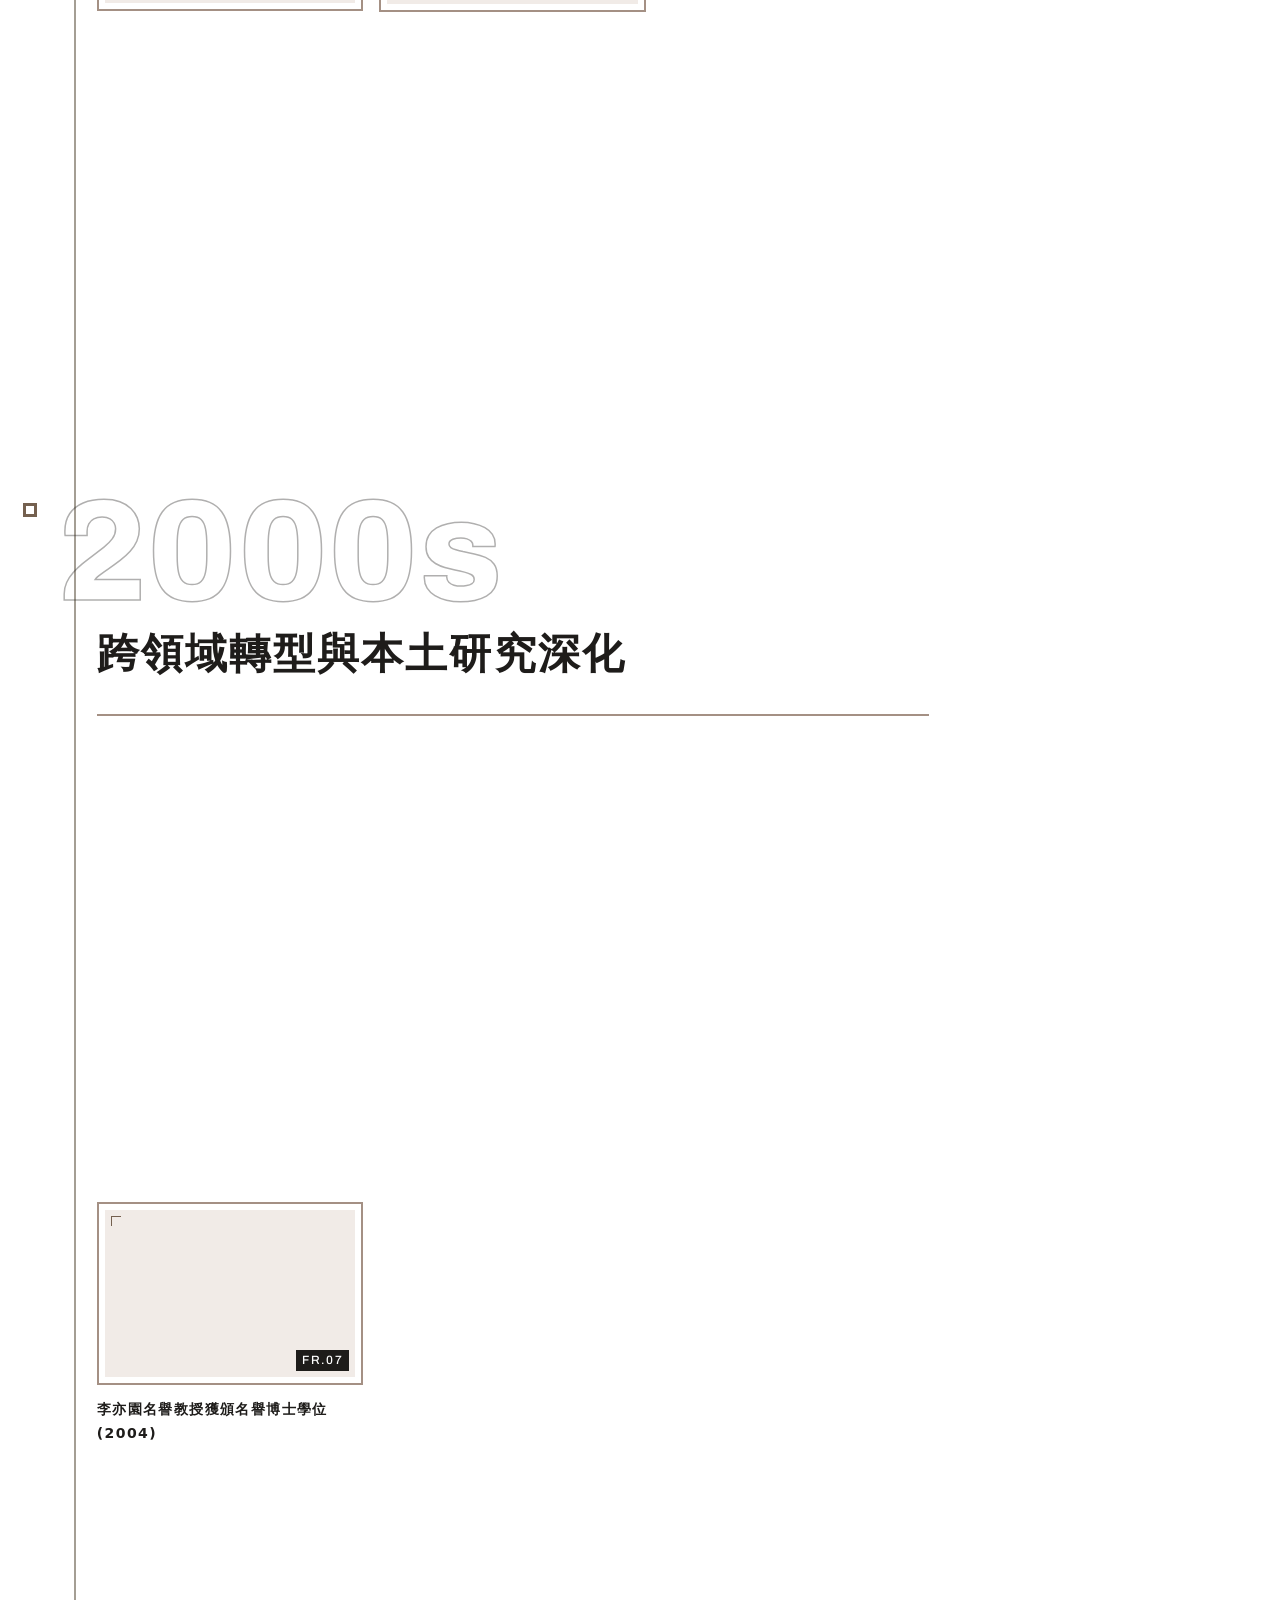
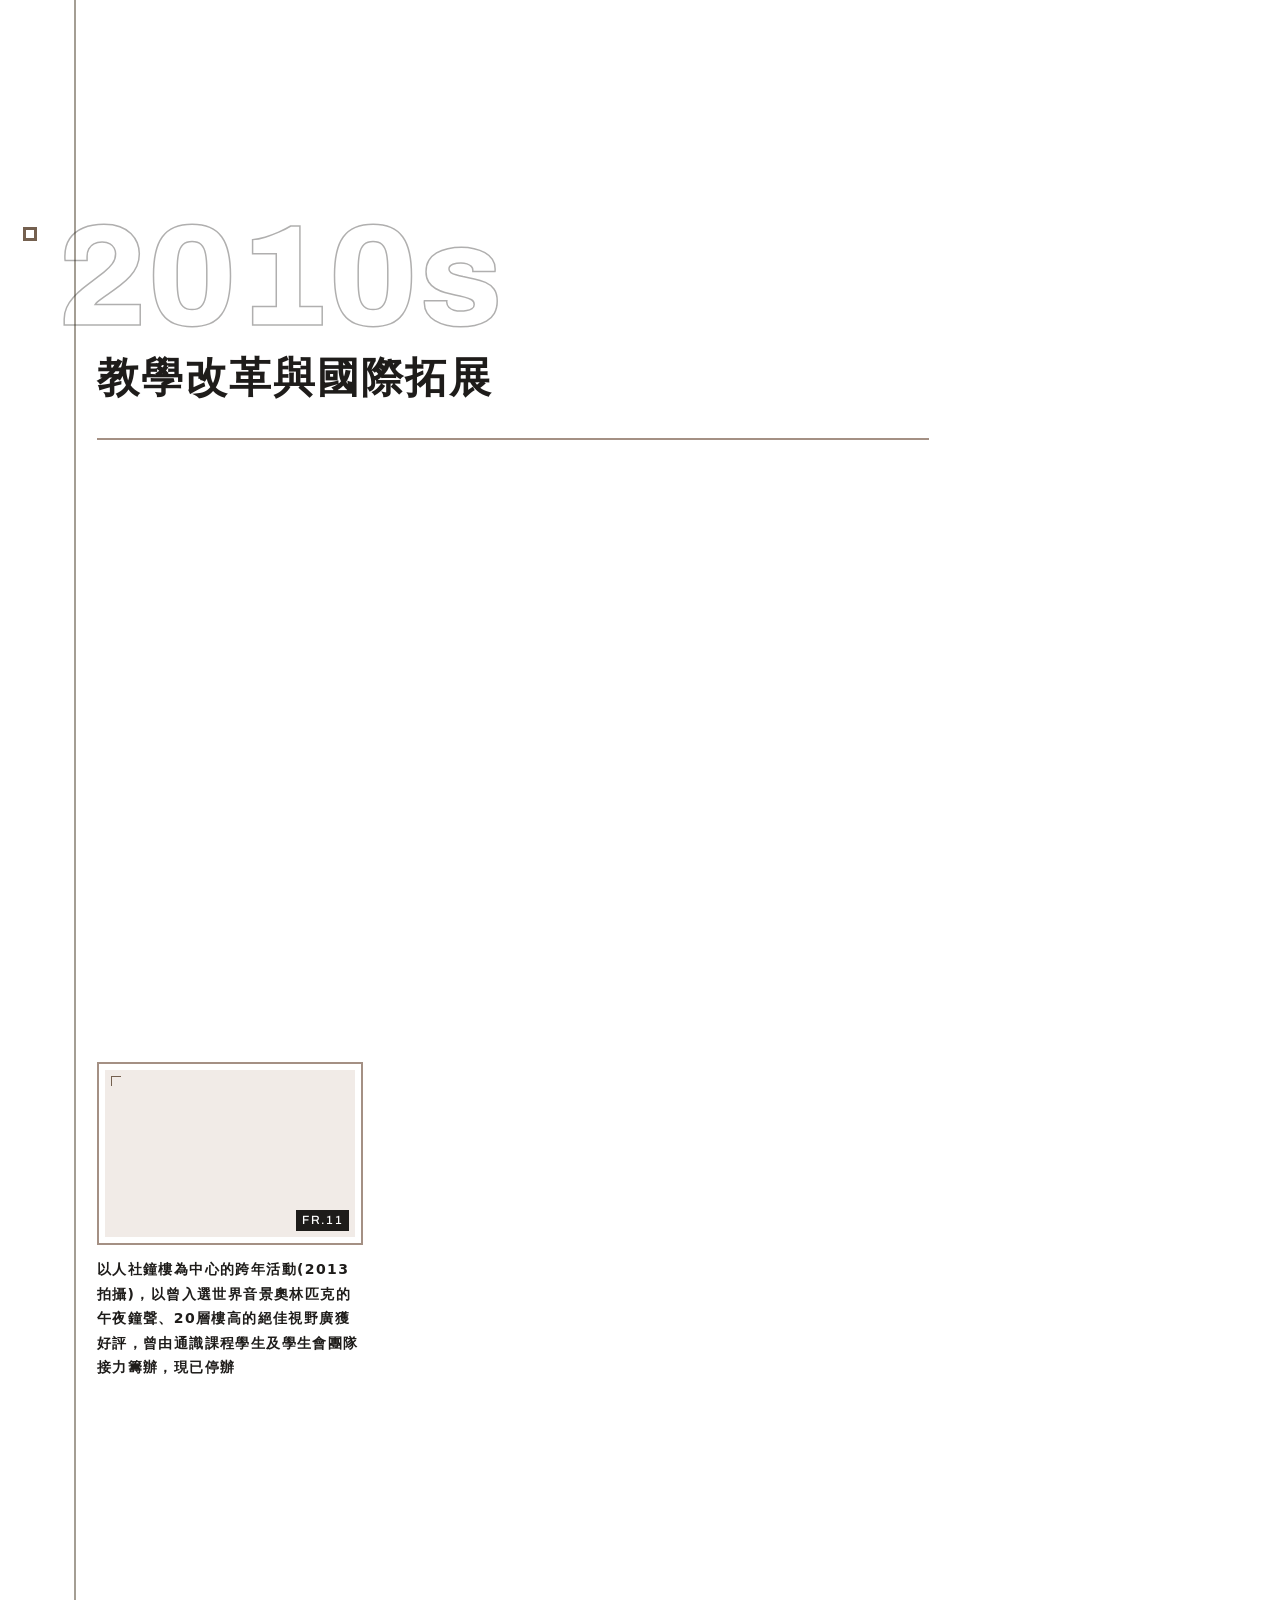
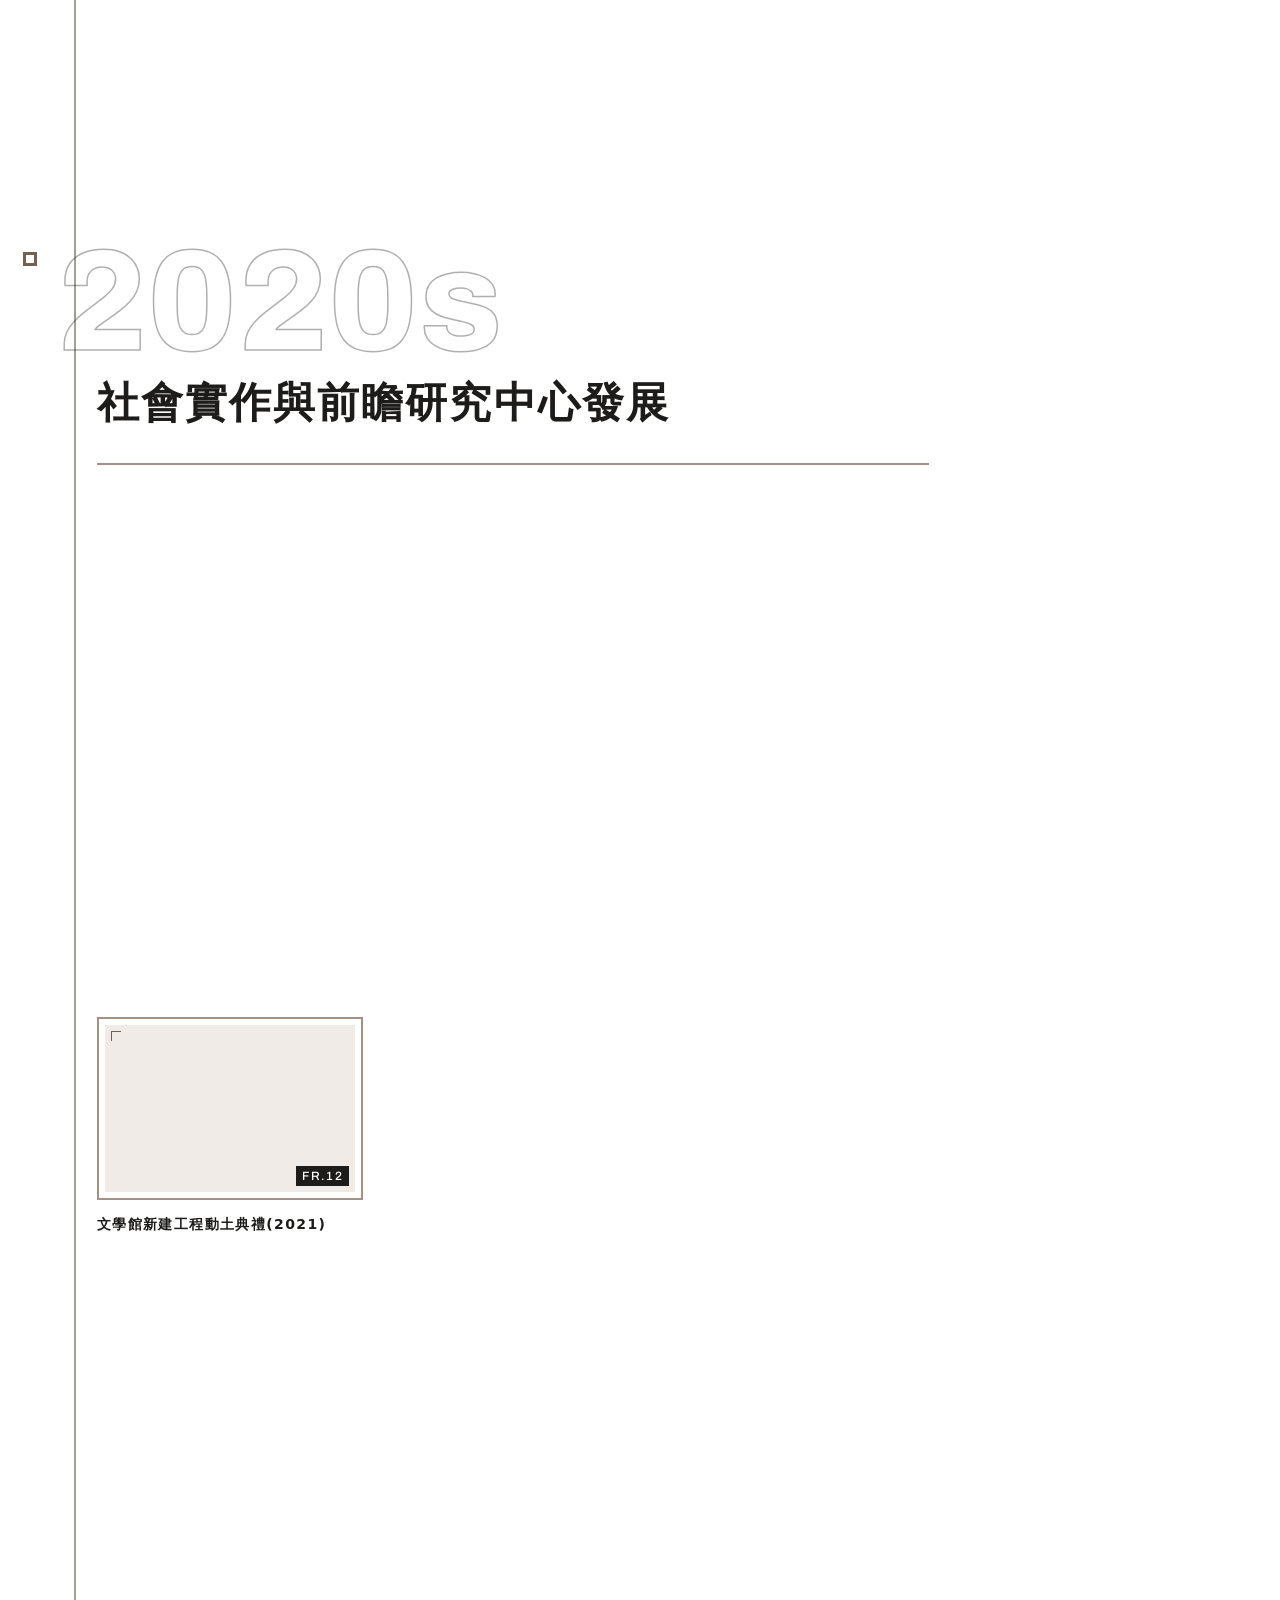
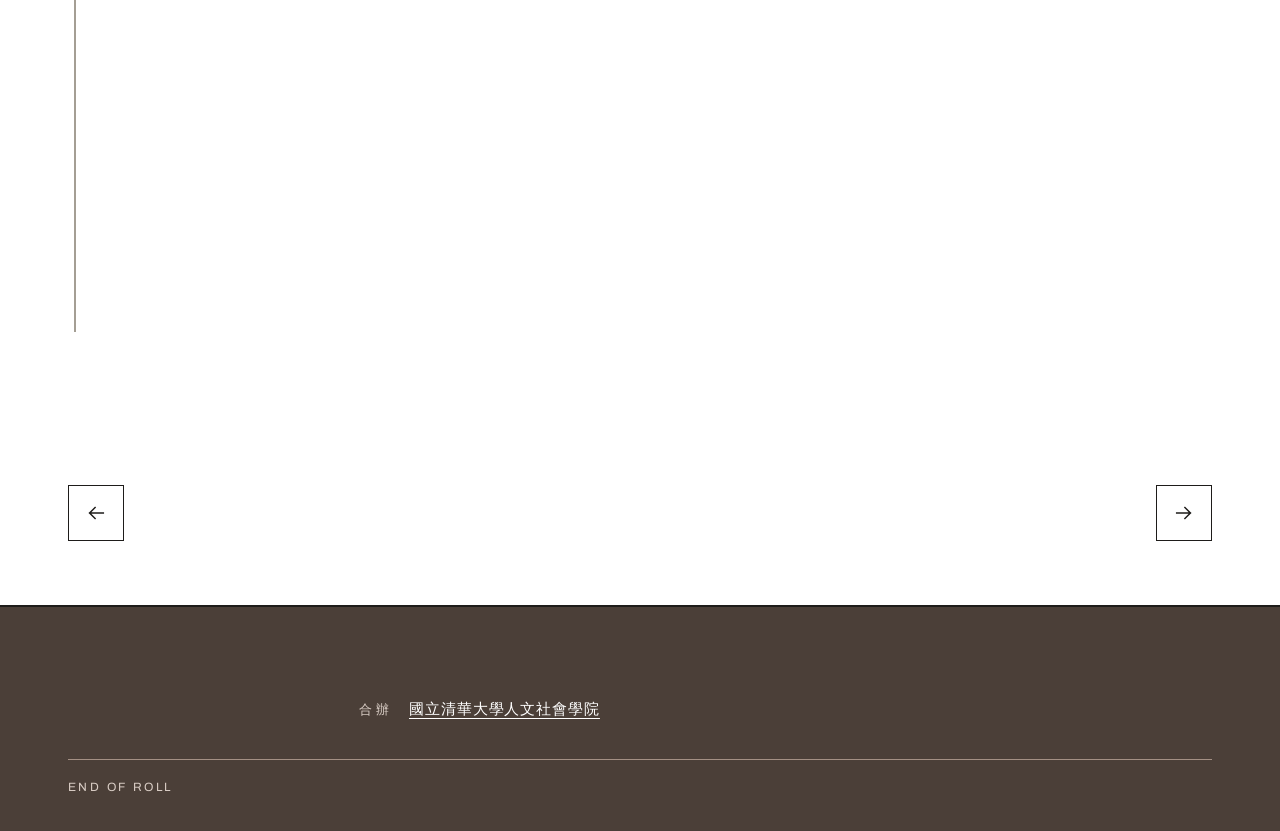
<file: timeline.html>
<!DOCTYPE html>
<html lang="zh-Hant">
<head>
<meta charset="UTF-8">
<meta name="viewport" content="width=device-width, initial-scale=1">
<title>人社大事記｜我的人社超能力：永續未來術</title>
<meta name="description" content="1984年，清華大學人文社會學院於今台達館舊址正式成立，在首任院長李亦園院士堅持下，學院以「人文社會」命名，確立人文與社會科學並重的辦學理念，使清華人社院成為理工背景大學發展人文學科的重要典範。">
<meta name="theme-color" content="#ffffff">
<meta property="og:type" content="website">
<meta property="og:locale" content="zh_TW">
<meta property="og:title" content="人社大事記｜我的人社超能力：永續未來術">
<meta property="og:description" content="1984年，清華大學人文社會學院於今台達館舊址正式成立，在首任院長李亦園院士堅持下，學院以「人文社會」命名，確立人文與社會科學並重的辦學理念，使清華人社院成為理工背景大學發展人文學科的重要典範。">
<meta http-equiv="Content-Security-Policy" content="default-src 'self'; script-src 'self'; style-src 'self' https://fonts.googleapis.com; font-src 'self' https://fonts.gstatic.com; img-src 'self' data:; frame-src https://www.youtube-nocookie.com https://drive.google.com; connect-src 'self'; object-src 'none'; base-uri 'self'; form-action 'none'">
<meta name="referrer" content="strict-origin-when-cross-origin">
<meta name="robots" content="noindex, nofollow">
<link rel="preconnect" href="https://fonts.googleapis.com">
<link rel="preconnect" href="https://fonts.gstatic.com" crossorigin>
<link rel="preload" href="assets/fonts/archivo-latin.woff2" as="font" type="font/woff2" crossorigin>
<script src="assets/js/boot.js"></script>
<link rel="stylesheet" href="https://fonts.googleapis.com/css2?family=Noto+Serif+TC:wght@700;900&display=block">
<link rel="stylesheet" href="assets/css/site.css">
<link rel="icon" href="assets/favicon.svg" type="image/svg+xml">
<script src="assets/js/gsap.min.js" defer></script>
<script src="assets/js/ScrollTrigger.min.js" defer></script>
<script src="assets/js/site.js" defer></script>
</head>
<body class="page-timeline">
<a class="skip" href="#main">跳到主要內容</a>
<div class="bg-film" aria-hidden="true"><div class="bg-sprocket"></div><div class="bg-halftone"></div><div class="bg-frame"></div><div class="bg-grain"></div></div>
<header class="site-header" data-header>
  <div class="nav-inner">
    <a class="brand" href="index.html" aria-label="我的人社超能力：永續未來術 首頁">
      <strong>我的人社超能力</strong><span>永續未來術</span>
    </a>
    <button class="menu-btn" type="button" aria-expanded="false" aria-controls="main-nav" data-menu-btn>
      <span class="menu-btn-label">選單</span><span class="menu-btn-bars" aria-hidden="true"><i></i><i></i><i></i></span>
    </button>
    <nav class="main-nav" id="main-nav" aria-label="主選單" data-menu>
      <ul><li><a href="sustainability.html">人社 × 永續</a></li><li><a href="superpowers.html">超能力圖鑑</a></li><li><a href="awakening.html">超能力覺醒</a></li><li><a href="supply.html">超能力補給站</a></li><li><a href="timeline.html" aria-current="page">人社大事記</a></li><li><a href="events.html">活動紀錄</a></li></ul>
    </nav>
  </div>
  <div class="read-progress" aria-hidden="true"><span data-progress></span></div>
</header>
<main id="main">
<header class="page-head wrap">
  <p class="frame-tag" aria-hidden="true">FRAME 06</p>
  <h1 class="page-title" data-reveal>人社大事記</h1>
  <p class="page-unit" data-reveal>人社五十：過去與未來</p>
</header>

<nav class="subnav-bar" aria-label="年代" data-spy><div class="wrap"><ul><li><a href="#d1">1980年代</a></li><li><a href="#d2">1990年代</a></li><li><a href="#d3">2000年代</a></li><li><a href="#d4">2010年代</a></li><li><a href="#d5">2020年迄今</a></li></ul></div></nav>
<div class="section timeline">
  <div class="wrap timeline-wrap"><div class="timeline-rail" aria-hidden="true"><span data-rail></span></div><section class="decade" id="d1" aria-labelledby="d1-h">
  <div class="decade-head">
    <p class="decade-label" aria-hidden="true" data-drift>1980s</p>
    <h2 id="d1-h" aria-label="1980年代 創院奠基與人文學門重建">創院奠基與人文學門重建</h2>
  </div>
  <ol class="events"><li class="ev" data-reveal><span class="ev-year">1980</span><ul><li>中國語文學系成立</li></ul></li><li class="ev" data-reveal><span class="ev-year">1982</span><ul><li>外國語文學系成立</li></ul></li><li class="ev" data-reveal><span class="ev-year">1984</span><ul><li>經濟系成立</li><li>同年8月1日人文社會學院成立</li></ul></li><li class="ev" data-reveal><span class="ev-year">1985</span><ul><li>歷史研究所成立</li></ul></li><li class="ev" data-reveal><span class="ev-year">1986</span><ul><li>語言學研究所成立</li></ul></li><li class="ev" data-reveal><span class="ev-year">1987</span><ul><li>社會人類學研究所成立</li><li>人文社會館開始規劃與興建（人社院現址）</li></ul></li><li class="ev" data-reveal><span class="ev-year">1989</span><ul><li>文學所成立</li><li>兩性與社會研究室成立（後更名為性別與社會研究中心）</li></ul></li></ol>
  <div class="contact-sheet decade-photos"><figure class="shot" data-develop><a class="shot-frame" href="assets/img/p11-06-702.jpg" data-lightbox="archive" data-caption="月涵文學獎首刊(1988)" aria-label="放大檢視：月涵文學獎首刊(1988)"><picture class=""><source type="image/webp" srcset="assets/img/p11-06-702.webp 702w" sizes="(max-width: 720px) 92vw, 40vw"><img src="assets/img/p11-06-702.jpg" srcset="assets/img/p11-06-702.jpg 702w" sizes="(max-width: 720px) 92vw, 40vw" width="702" height="965" alt="月涵文學獎首刊(1988)" loading="lazy" decoding="async"></picture><span class="frame-no" aria-hidden="true">FR.06</span></a><figcaption><strong>月涵文學獎首刊(1988)</strong></figcaption></figure></div>
  <div class="prose decade-text"><p data-reveal>1984年，清華大學人文社會學院於今台達館舊址正式成立，在首任院長李亦園院士堅持下，學院以「人文社會」命名，確立人文與社會科學並重的辦學理念，使清華人社院成為理工背景大學發展人文學科的重要典範。</p><p data-reveal>人社院此階段重點在建立院級教學與研究平台，逐步形成獨立的研究與人才培育體系。此時的院務發展首先強調學術卓越、高品質教學與優質研究環境的建立，同時結合與社區、科學園區及產業互動的需求，逐步形成「在地連結、全球視野」的基本方向。1987年人文社會館開始規劃與興建，逐步完善人文社會學院的學術面向。</p></div>
</section><section class="decade" id="d2" aria-labelledby="d2-h">
  <div class="decade-head">
    <p class="decade-label" aria-hidden="true" data-drift>1990s</p>
    <h2 id="d2-h" aria-label="1990年代 館舍落成與制度專業化">館舍落成與制度專業化</h2>
  </div>
  <ol class="events"><li class="ev" data-reveal><span class="ev-year">1990</span><ul><li>人文社會館正式落成</li></ul></li><li class="ev" data-reveal><span class="ev-year">1992</span><ul><li>亞太/文化研究中心成立</li></ul></li><li class="ev" data-reveal><span class="ev-year">1994</span><ul><li>哲學研究所成立</li></ul></li><li class="ev" data-reveal><span class="ev-year">1995</span><ul><li>文學研究所轉入中文、外語二系</li></ul></li><li class="ev" data-reveal><span class="ev-year">1998</span><ul><li>社會人類學研究所分立為社會所、人類學二所</li></ul></li></ol>
  <div class="contact-sheet decade-photos"><figure class="shot" data-develop><a class="shot-frame" href="assets/img/p11-01-1600.jpg" data-lightbox="archive" data-caption="紅樓(舊館)時期的人社院，今台達館位置" aria-label="放大檢視：紅樓(舊館)時期的人社院，今台達館位置"><picture class=""><source type="image/webp" srcset="assets/img/p11-01-800.webp 800w, assets/img/p11-01-1600.webp 1600w" sizes="(max-width: 720px) 92vw, 40vw"><img src="assets/img/p11-01-800.jpg" srcset="assets/img/p11-01-800.jpg 800w, assets/img/p11-01-1600.jpg 1600w" sizes="(max-width: 720px) 92vw, 40vw" width="1600" height="1037" alt="紅樓(舊館)時期的人社院，今台達館位置" loading="lazy" decoding="async"></picture><span class="frame-no" aria-hidden="true">FR.01</span></a><figcaption><strong>紅樓(舊館)時期的人社院，今台達館位置</strong></figcaption></figure><figure class="shot" data-develop><a class="shot-frame" href="assets/img/p11-02-1600.jpg" data-lightbox="archive" data-caption="原座落於舊紅樓圖書館前的日晷，下方大理石基座刻有箴言，勉勵學子把握時間、努力向學並立志高遠" aria-label="放大檢視：原座落於舊紅樓圖書館前的日晷，下方大理石基座刻有箴言，勉勵學子把握時間、努力向學並立志高遠"><picture class=""><source type="image/webp" srcset="assets/img/p11-02-800.webp 800w, assets/img/p11-02-1600.webp 1600w" sizes="(max-width: 720px) 92vw, 40vw"><img src="assets/img/p11-02-800.jpg" srcset="assets/img/p11-02-800.jpg 800w, assets/img/p11-02-1600.jpg 1600w" sizes="(max-width: 720px) 92vw, 40vw" width="1600" height="1076" alt="原座落於舊紅樓圖書館前的日晷，下方大理石基座刻有箴言，勉勵學子把握時間、努力向學並立志高遠" loading="lazy" decoding="async"></picture><span class="frame-no" aria-hidden="true">FR.02</span></a><figcaption><strong>原座落於舊紅樓圖書館前的日晷，下方大理石基座刻有箴言，勉勵學子把握時間、努力向學並立志高遠</strong></figcaption></figure><figure class="shot" data-develop><a class="shot-frame" href="assets/img/p11-03-1600.jpg" data-lightbox="archive" data-caption="興建中的新館：由知名建築師李祖原設計，除龐大的建築量體，還包含一座高聳的塔樓" aria-label="放大檢視：興建中的新館：由知名建築師李祖原設計，除龐大的建築量體，還包含一座高聳的塔樓"><picture class=""><source type="image/webp" srcset="assets/img/p11-03-800.webp 800w, assets/img/p11-03-1600.webp 1600w" sizes="(max-width: 720px) 92vw, 40vw"><img src="assets/img/p11-03-800.jpg" srcset="assets/img/p11-03-800.jpg 800w, assets/img/p11-03-1600.jpg 1600w" sizes="(max-width: 720px) 92vw, 40vw" width="1600" height="1112" alt="興建中的新館：由知名建築師李祖原設計，除龐大的建築量體，還包含一座高聳的塔樓" loading="lazy" decoding="async"></picture><span class="frame-no" aria-hidden="true">FR.03</span></a><figcaption><strong>興建中的新館：由知名建築師李祖原設計，除龐大的建築量體，還包含一座高聳的塔樓</strong></figcaption></figure><figure class="shot" data-develop><a class="shot-frame" href="assets/img/p11-04-1600.jpg" data-lightbox="archive" data-caption="新館時期的人社院：1990年落成的新館外觀形似一條龍盤踞山腰，正門為「龍口」，高聳的鐘塔則是朝天的「龍尾」。由於地處山坡，新館也成為早期南校區最醒目的制高點與地標，曾有「新竹101」之稱" aria-label="放大檢視：新館時期的人社院：1990年落成的新館外觀形似一條龍盤踞山腰，正門為「龍口」，高聳的鐘塔則是朝天的「龍尾」。由於地處山坡，新館也成為早期南校區最醒目的制高點與地標，曾有「新竹101」之稱"><picture class=""><source type="image/webp" srcset="assets/img/p11-04-800.webp 800w, assets/img/p11-04-1600.webp 1600w" sizes="(max-width: 720px) 92vw, 40vw"><img src="assets/img/p11-04-800.jpg" srcset="assets/img/p11-04-800.jpg 800w, assets/img/p11-04-1600.jpg 1600w" sizes="(max-width: 720px) 92vw, 40vw" width="1600" height="1049" alt="新館時期的人社院：1990年落成的新館外觀形似一條龍盤踞山腰，正門為「龍口」，高聳的鐘塔則是朝天的「龍尾」。由於地處山坡，新館也成為早期南校區最醒目的制高點與地標，曾有「新竹101」之稱" loading="lazy" decoding="async"></picture><span class="frame-no" aria-hidden="true">FR.04</span></a><figcaption><strong>新館時期的人社院：1990年落成的新館外觀形似一條龍盤踞山腰，正門為「龍口」，高聳的鐘塔則是朝天的「龍尾」。由於地處山坡，新館也成為早期南校區最醒目的制高點與地標，曾有「新竹101」之稱</strong></figcaption></figure><figure class="shot" data-develop><a class="shot-frame" href="assets/img/p11-05-988.jpg" data-lightbox="archive" data-caption="人社院新館落成典禮(1990)" aria-label="放大檢視：人社院新館落成典禮(1990)"><picture class=""><source type="image/webp" srcset="assets/img/p11-05-800.webp 800w, assets/img/p11-05-988.webp 988w" sizes="(max-width: 720px) 92vw, 40vw"><img src="assets/img/p11-05-800.jpg" srcset="assets/img/p11-05-800.jpg 800w, assets/img/p11-05-988.jpg 988w" sizes="(max-width: 720px) 92vw, 40vw" width="988" height="656" alt="人社院新館落成典禮(1990)" loading="lazy" decoding="async"></picture><span class="frame-no" aria-hidden="true">FR.05</span></a><figcaption><strong>人社院新館落成典禮(1990)</strong></figcaption></figure><figure class="shot" data-develop><a class="shot-frame" href="assets/img/p11-08-1600.jpg" data-lightbox="archive" data-caption="" aria-label="放大檢視：人社院照片 8"><picture class=""><source type="image/webp" srcset="assets/img/p11-08-800.webp 800w, assets/img/p11-08-1600.webp 1600w" sizes="(max-width: 720px) 92vw, 40vw"><img src="assets/img/p11-08-800.jpg" srcset="assets/img/p11-08-800.jpg 800w, assets/img/p11-08-1600.jpg 1600w" sizes="(max-width: 720px) 92vw, 40vw" width="1600" height="2406" alt="人社院照片 8" loading="lazy" decoding="async"></picture><span class="frame-no" aria-hidden="true">FR.08</span></a></figure><figure class="shot" data-develop><a class="shot-frame" href="assets/img/p11-09-1600.jpg" data-lightbox="archive" data-caption="" aria-label="放大檢視：人社院照片 9"><picture class=""><source type="image/webp" srcset="assets/img/p11-09-800.webp 800w, assets/img/p11-09-1600.webp 1600w" sizes="(max-width: 720px) 92vw, 40vw"><img src="assets/img/p11-09-800.jpg" srcset="assets/img/p11-09-800.jpg 800w, assets/img/p11-09-1600.jpg 1600w" sizes="(max-width: 720px) 92vw, 40vw" width="1600" height="1200" alt="人社院照片 9" loading="lazy" decoding="async"></picture><span class="frame-no" aria-hidden="true">FR.09</span></a></figure><figure class="shot" data-develop><a class="shot-frame" href="assets/img/p11-10-1600.jpg" data-lightbox="archive" data-caption="" aria-label="放大檢視：人社院照片 10"><picture class=""><source type="image/webp" srcset="assets/img/p11-10-800.webp 800w, assets/img/p11-10-1600.webp 1600w" sizes="(max-width: 720px) 92vw, 40vw"><img src="assets/img/p11-10-800.jpg" srcset="assets/img/p11-10-800.jpg 800w, assets/img/p11-10-1600.jpg 1600w" sizes="(max-width: 720px) 92vw, 40vw" width="1600" height="2406" alt="人社院照片 10" loading="lazy" decoding="async"></picture><span class="frame-no" aria-hidden="true">FR.10</span></a></figure></div>
  <div class="prose decade-text"><p data-reveal>1990年，由建築師李祖原設計的人文社會館正式落成，提供了完整的教學與研究場域，也宣告人社院由創建走向制度成熟的重要時期。隨著硬體到位，學術與制度也更趨完善。</p><p data-reveal>1995年配合《大學法》修正，文學研究所撤銷，其下的中文與外文組分別併入中國文學系與外語系；同時中國語文學系更名為「中國文學系」，形成垂直整合體系。1998年前後，社會人類學研究所正式分立為社會學研究所與人類學研究所，象徵社會科學研究邁向專業分化與深化。</p><p data-reveal>透過制度設計與資源配置，人社院讓人文學科在清華取得長期穩定的位置，也為後續跨領域整合與教學拓展建立基礎。在學術建制齊備的同時，清華劇場、圓形劇場表演藝術節與人社鐘塔也相繼啟用，使人社院逐步成為校園文化活動的重要場域。</p></div>
</section><section class="decade" id="d3" aria-labelledby="d3-h">
  <div class="decade-head">
    <p class="decade-label" aria-hidden="true" data-drift>2000s</p>
    <h2 id="d3-h" aria-label="2000年代 跨領域轉型與本土研究深化">跨領域轉型與本土研究深化</h2>
  </div>
  <ol class="events"><li class="ev" data-reveal><span class="ev-year">2000</span><ul><li>蕭啟慶老師獲頒中研院院士</li></ul></li><li class="ev" data-reveal><span class="ev-year">2002</span><ul><li>台灣文學研究所成立</li><li>人文社會學系成立</li></ul></li><li class="ev" data-reveal><span class="ev-year">2004</span><ul><li>人社院成立二十週年</li><li>校方頒授李亦園名譽博士學位</li></ul></li><li class="ev" data-reveal><span class="ev-year">2005</span><ul><li>經濟系轉隸科技管理學院</li></ul></li><li class="ev" data-reveal><span class="ev-year">2006</span><ul><li>台灣研究教師在職進修碩士學位班成立</li><li>黃一農老師獲頒中研院院士</li></ul></li><li class="ev" data-reveal><span class="ev-year">2007</span><ul><li>校級人文社會研究中心成立</li><li>試辦人文社會學院學士班</li></ul></li></ol>
  <div class="contact-sheet decade-photos"><figure class="shot" data-develop><a class="shot-frame" href="assets/img/p11-07-1000.jpg" data-lightbox="archive" data-caption="李亦園名譽教授獲頒名譽博士學位(2004)" aria-label="放大檢視：李亦園名譽教授獲頒名譽博士學位(2004)"><picture class=""><source type="image/webp" srcset="assets/img/p11-07-800.webp 800w, assets/img/p11-07-1000.webp 1000w" sizes="(max-width: 720px) 92vw, 40vw"><img src="assets/img/p11-07-800.jpg" srcset="assets/img/p11-07-800.jpg 800w, assets/img/p11-07-1000.jpg 1000w" sizes="(max-width: 720px) 92vw, 40vw" width="1000" height="670" alt="李亦園名譽教授獲頒名譽博士學位(2004)" loading="lazy" decoding="async"></picture><span class="frame-no" aria-hidden="true">FR.07</span></a><figcaption><strong>李亦園名譽教授獲頒名譽博士學位(2004)</strong></figcaption></figure></div>
  <div class="prose decade-text"><p data-reveal>邁入21世紀後，人社院核心發展由傳統學科架構轉向「跨域整合」與「本土研究深化」。2002年成立台灣文學研究所碩士班，標誌著學院對臺灣本土文化研究的重視；2006年則成立「台灣研究教師在職進修碩士學位班」，成為院內唯一的在職專班。</p><p data-reveal>2004年適逢人社院成立二十週年，校方頒授李亦園名譽博士學位，以表彰其建院的奠基之功。在推動跨領域教育方面，2002年成立人文社會學系，推動不分系的跨領域學士教育。2007年成立校級「人文社會研究中心」，並試辦「人文社會學院學士班」，為後續大學部制度調整奠定基礎。</p></div>
</section><section class="decade" id="d4" aria-labelledby="d4-h">
  <div class="decade-head">
    <p class="decade-label" aria-hidden="true" data-drift>2010s</p>
    <h2 id="d4-h" aria-label="2010年代 教學改革與國際拓展">教學改革與國際拓展</h2>
  </div>
  <ol class="events"><li class="ev" data-reveal><span class="ev-year">2010</span><ul><li>人文社會學系與院學士班整併</li></ul></li><li class="ev" data-reveal><span class="ev-year">2011</span><ul><li>李卓穎老師榮獲國際東亞科技醫學史學會竺可楨獎</li></ul></li><li class="ev" data-reveal><span class="ev-year">2012</span><ul><li>台灣文學研究所增設博士班</li></ul></li><li class="ev" data-reveal><span class="ev-year">2013</span><ul><li>亞際文化研究國際碩士學位學程成立</li><li>社會所麥寮訪調計畫啟動</li></ul></li><li class="ev" data-reveal><span class="ev-year">2014</span><ul><li>臧振華老師獲頒中研院院士</li><li>王默人捐贈350萬美元並設立「王默人周安儀文學講座」，為清華人文領域截至當時的最高額捐款</li></ul></li><li class="ev" data-reveal><span class="ev-year">2015</span><ul><li>實作哲學中心成立</li></ul></li><li class="ev" data-reveal><span class="ev-year">2016</span><ul><li>世界南島暨原住民族中心成立</li></ul></li><li class="ev" data-reveal><span class="ev-year">2018</span><ul><li>陳國球老師榮獲玉山學者</li><li>華文文學研究所碩士班成立</li></ul></li><li class="ev" data-reveal><span class="ev-year">2019</span><ul><li>文論研究中心成立</li></ul></li></ol>
  <div class="contact-sheet decade-photos"><figure class="shot" data-develop><a class="shot-frame" href="assets/img/p11-11-1600.jpg" data-lightbox="archive" data-caption="以人社鐘樓為中心的跨年活動(2013拍攝)，以曾入選世界音景奧林匹克的午夜鐘聲、20層樓高的絕佳視野廣獲好評，曾由通識課程學生及學生會團隊接力籌辦，現已停辦" aria-label="放大檢視：以人社鐘樓為中心的跨年活動(2013拍攝)，以曾入選世界音景奧林匹克的午夜鐘聲、20層樓高的絕佳視野廣獲好評，曾由通識課程學生及學生會團隊接力籌辦，現已停辦"><picture class=""><source type="image/webp" srcset="assets/img/p11-11-800.webp 800w, assets/img/p11-11-1600.webp 1600w" sizes="(max-width: 720px) 92vw, 40vw"><img src="assets/img/p11-11-800.jpg" srcset="assets/img/p11-11-800.jpg 800w, assets/img/p11-11-1600.jpg 1600w" sizes="(max-width: 720px) 92vw, 40vw" width="1600" height="1060" alt="以人社鐘樓為中心的跨年活動(2013拍攝)，以曾入選世界音景奧林匹克的午夜鐘聲、20層樓高的絕佳視野廣獲好評，曾由通識課程學生及學生會團隊接力籌辦，現已停辦" loading="lazy" decoding="async"></picture><span class="frame-no" aria-hidden="true">FR.11</span></a><figcaption><strong>以人社鐘樓為中心的跨年活動(2013拍攝)，以曾入選世界音景奧林匹克的午夜鐘聲、20層樓高的絕佳視野廣獲好評，曾由通識課程學生及學生會團隊接力籌辦，現已停辦</strong></figcaption></figure></div>
  <div class="prose decade-text"><p data-reveal>2010年代是人社院由制度整合走向學術深化與國際拓展的關鍵階段。2010年院學士班整併後，採延後分流與多元學程設計強化跨領域能力的培養，使學生能更適才適性地發展自主學習計畫；2012年台文所博士班成立，則補足高階研究人才培育鏈結，提升本土文學研究的制度完整性。</p><p data-reveal>此時學院也積極回應全球知識體系的重組。亞際文化研究國際碩士學位學程的設立，不再以歐美為單一知識中心，強調亞洲內部歷史經驗與文化互照；社會所麥寮計畫則將地方產業、環境污染與社會結構納入長期研究，展現人文社會研究介入公共議題的能力。文學講座的設立與重要學術榮譽的獲得，也進一步提升院內研究能量與外部資源支持。實作哲學中心、世界南島暨原住民族中心、華文文學研究所碩士班與文論研究中心，則標誌人社院研究版圖持續擴張，建構具在地關懷與國際視野的學術體系。</p></div>
</section><section class="decade" id="d5" aria-labelledby="d5-h">
  <div class="decade-head">
    <p class="decade-label" aria-hidden="true" data-drift>2020s</p>
    <h2 id="d5-h" aria-label="2020年迄今 社會實作與前瞻研究中心發展">社會實作與前瞻研究中心發展</h2>
  </div>
  <ol class="events"><li class="ev" data-reveal><span class="ev-year">2022</span><ul><li>陳國球老師《抒情傳統論與中國文學史》獲「中研院人文及社會科學學術性專書獎」</li><li>水下考古學暨水下文化資產研究中心成立</li></ul></li><li class="ev" data-reveal><span class="ev-year">2023</span><ul><li>華語文碩士學位學程成立</li><li>蔡英俊老師榮獲台積電榮譽講座教授</li><li>顏建富老師《穿梭黑暗大陸：晚清文人對於非洲探險文本的譯介與想像》獲「中研院人文及社會科學學術性專書獎」</li><li>本校校友暨牧人投資董事長陳筱宇與校友蔡宗國伉儷捐贈六千萬元以供硬體改善及助學</li></ul></li><li class="ev" data-reveal><span class="ev-year">2024</span><ul><li>楊儒賓老師獲頒中研院院士</li><li>謝宗霖老師榮獲「國際優秀人才」</li><li>文學館落成，台文所、華文所於此授課</li></ul></li><li class="ev" data-reveal><span class="ev-year">2025</span><ul><li>蔡維天老師榮獲台積電榮譽講座教授</li><li>與中央研究院、政治大學文學院合辦「東亞與現代世界形成」國際研究生博士學位學程（TIGP）</li></ul></li><li class="ev" data-reveal><span class="ev-year">2026</span><ul><li>首屆「東亞與現代世界形成」國際研究生入學</li></ul></li></ol>
  <div class="contact-sheet decade-photos"><figure class="shot" data-develop><a class="shot-frame" href="assets/img/p11-12-1600.jpg" data-lightbox="archive" data-caption="文學館新建工程動土典禮(2021)" aria-label="放大檢視：文學館新建工程動土典禮(2021)"><picture class=""><source type="image/webp" srcset="assets/img/p11-12-800.webp 800w, assets/img/p11-12-1600.webp 1600w" sizes="(max-width: 720px) 92vw, 40vw"><img src="assets/img/p11-12-800.jpg" srcset="assets/img/p11-12-800.jpg 800w, assets/img/p11-12-1600.jpg 1600w" sizes="(max-width: 720px) 92vw, 40vw" width="1600" height="905" alt="文學館新建工程動土典禮(2021)" loading="lazy" decoding="async"></picture><span class="frame-no" aria-hidden="true">FR.12</span></a><figcaption><strong>文學館新建工程動土典禮(2021)</strong></figcaption></figure></div>
  <div class="prose decade-text"><p data-reveal>2020年代以降，面對少子化與疫情後高教環境重組，人社院發展重心轉向跨域研究與社會實踐。除了強調知識培養，更將原本就已重視的社會實踐，進一步與大學社會責任結合，將人文社會知識視為定義生命經驗與科技永續的「觸媒」，培養學生文本閱讀、田野訪查、跨領域洞察及公共參與等能力。</p><p data-reveal>學術布局上，透過Xplorer與火種計畫推動課程革新與共備共授，深化素養導向教學；並與生命科學研究院合作發展醫學人文，將文學、哲學、人類學與社會學導入醫學教育。2022年成立水下考古與水下文資研究中心，並結合世界南島暨原住民族中心，強化跨區域研究能量。2023年增設華語文碩士學程，整合多系所資源與傅爾布萊特基金會合作高階華語人才培育；2025年更與中研院及政大文學院共同籌設「東亞與現代世界形成」國際博士學程，並於2026年正式招生，建立跨機構高階研究人才培育體系。</p><p data-reveal>院方亦積極深化實務合作與教研空間建設，透過iLink計畫、台積電文教基金會與國光劇團等項目，強化產業與文化實踐連結。2024年王默人周安儀文學館落成，提供台文所與華文所教研空間；牧人劇場亦由校友捐款整修，支援展演與課程。另承蒙彭姓校友、陳超乾校友及各界支持，截至2026年出國交換學生獎助計受贈141萬6,880元、安心陪伴基金80萬888元；彭姓校友亦透過彭基金會捐款125萬元支持華語文教學。在各方資源挹注下，人社院得以全面強化學生國際移動、心理支持與專業教學，逐步形成兼具學術深度、跨域研究與公共關懷的完整發展體系。</p></div>
</section></div>
</div>
</main>
<nav class="pager wrap" aria-label="上一頁與下一頁"><a class="pager-prev" href="supply.html" rel="prev" aria-label="上一頁：超能力補給站"><svg viewBox="0 0 24 24" width="22" height="22" aria-hidden="true" focusable="false"><path d="M20 12H5M11 6l-6 6 6 6" fill="none" stroke="currentColor" stroke-width="1.6" stroke-linecap="square"/></svg><span class="vh">上一頁：超能力補給站</span></a><a class="pager-next" href="events.html" rel="next" aria-label="下一頁：活動紀錄"><svg viewBox="0 0 24 24" width="22" height="22" aria-hidden="true" focusable="false"><path d="M4 12h15M13 6l6 6-6 6" fill="none" stroke="currentColor" stroke-width="1.6" stroke-linecap="square"/></svg><span class="vh">下一頁：活動紀錄</span></a></nav>
<footer class="site-footer">
  <div class="wrap footer-grid">
    <p class="f-org"><a class="f-logo" href="https://www.lib.nthu.edu.tw/" target="_blank" rel="noopener noreferrer" aria-label="國立清華大學圖書館官網（另開新視窗）"><img src="assets/nthu-library-logo.svg" width="500" height="85" alt="國立清華大學圖書館" loading="lazy" decoding="async"></a></p>
    <p class="f-co"><span class="f-co-label">合辦</span><a class="f-co-link" href="https://hss.site.nthu.edu.tw/" target="_blank" rel="noopener noreferrer" aria-label="國立清華大學人文社會學院官網（另開新視窗）">國立清華大學人文社會學院</a></p>
    <p class="f-end" aria-hidden="true">END OF ROLL</p>
  </div>
</footer>
<button class="to-top" type="button" data-to-top aria-label="回到頁首">TOP</button>
<dialog class="lightbox" data-lightbox-dialog aria-label="照片檢視"><figure><img alt="" data-lb-img><figcaption data-lb-cap></figcaption></figure><button type="button" class="lb-close" data-lb-close aria-label="關閉">CLOSE</button><button type="button" class="lb-prev" data-lb-prev aria-label="上一張">PREV</button><button type="button" class="lb-next" data-lb-next aria-label="下一張">NEXT</button></dialog>
</body>
</html>
</file>
<file: assets/css/site.css>
/* ============================================================
   我的人社超能力：永續未來術
   母題：顯影——潛能早已曝光在你身上，展覽把它沖洗出來
   z-index：1000 lightbox／200 跳轉連結／100 導覽列／90 回頂端／1 背景層／0 內容
============================================================ */
/* Archivo（SIL OFL 1.1，見 assets/fonts/OFL.txt）自行託管；optional 避免字型晚到時版面跳動 */
@font-face{font-family:"Archivo";font-style:normal;font-weight:100 900;font-display:optional;src:url("../fonts/archivo-latin.woff2") format("woff2");unicode-range:U+0000-00FF,U+0131,U+0152-0153,U+02BB-02BC,U+02C6,U+02DA,U+02DC,U+0304,U+0308,U+0329,U+2000-206F,U+20AC,U+2122,U+2191,U+2193,U+2212,U+2215,U+FEFF,U+FFFD}
:root{
  --paper:#ffffff;
  --paper-warm:#f6f1ed;
  --paper-white:#ffffff;
  --ink:#1e1c1a;
  --ink-60:#57534c;
  --ink-30:#a49e94;
  --dev-900:#4b3f38;
  --dev-700:#74604f;
  --dev-500:#a49084;
  --dev-200:#d9cdc5;
  --dev-100:#f1ebe7;
  --fix-red:#b0402a;
  /* 四種超能力代表色（取自展間主視覺） */
  --tone-eye:#7bc8e8;--tone-ear:#bed8ae;--tone-pen:#ece88b;--tone-hand:#f7d4db;

  --serif:"Noto Serif TC","Songti TC","PMingLiU",serif;
  --sans:"Noto Sans TC","Microsoft JhengHei","PingFang TC",system-ui,sans-serif;
  --num:"Archivo","Arial Narrow",Arial,sans-serif;

  --fs-h1:clamp(2.4rem,6vw,4.6rem);
  --fs-h2:clamp(1.7rem,3.6vw,2.6rem);
  --fs-h3:clamp(1.2rem,2.2vw,1.55rem);
  --fs-body:clamp(1rem,1.05vw,1.0625rem);
  --fs-small:.8125rem;
  --fs-frame:.75rem;

  --s-1:4px;--s-2:8px;--s-3:12px;--s-4:16px;--s-5:24px;
  --s-6:32px;--s-7:48px;--s-8:64px;--s-9:96px;--s-10:128px;
  --gutter:clamp(20px,4vw,48px);
  --header-h:68px;
  --ease:cubic-bezier(.2,.7,.2,1);
  --ease-io:cubic-bezier(.7,0,.3,1);
}
*,*::before,*::after{box-sizing:border-box;margin:0;padding:0;border-radius:0}
@media (prefers-reduced-motion:no-preference){html{scroll-behavior:smooth}}
html{-webkit-text-size-adjust:100%;scroll-padding-top:calc(var(--header-h) + 16px)}
body{
  background:var(--paper);color:var(--ink);
  font-family:var(--sans);font-size:var(--fs-body);
  line-height:1.9;letter-spacing:.03em;
  overflow-x:hidden;
  text-rendering:optimizeLegibility;
}
h1,h2,h3,h4{font-family:var(--serif);font-weight:700;line-height:1.35;letter-spacing:.05em}
a{color:inherit}
img{display:block;max-width:100%;height:auto}
picture{display:block}
button{font:inherit;color:inherit;cursor:pointer;background:none;border:0}
ul,ol{list-style:none}
:focus-visible{outline:2px solid var(--dev-500);outline-offset:3px}
[hidden]{display:none!important}
::selection{background:var(--dev-200);color:var(--ink)}

.wrap{max-width:1240px;margin-inline:auto;padding-inline:var(--gutter)}
.skip{
  position:absolute;left:var(--s-4);top:-60px;z-index:200;
  background:var(--ink);color:var(--paper);padding:var(--s-2) var(--s-4);text-decoration:none;
}
.skip:focus{top:var(--s-4)}

/* ------------------------------------------------------------
   全站動態背景：底片齒孔＋顆粒
------------------------------------------------------------ */
.bg-film{position:fixed;inset:0;z-index:1;pointer-events:none;overflow:hidden}
.bg-sprocket{
  position:absolute;top:-120px;bottom:-120px;left:0;right:0;
  opacity:.07;
  background:
    repeating-linear-gradient(to bottom,var(--ink) 0 14px,transparent 14px 32px) left 10px top 0/10px 100% no-repeat,
    repeating-linear-gradient(to bottom,var(--ink) 0 14px,transparent 14px 32px) right 10px top 0/10px 100% no-repeat;
}
.bg-grain{
  position:absolute;inset:-50%;
  opacity:.06;mix-blend-mode:multiply;
  background-image:url("data:image/svg+xml,%3Csvg xmlns='http://www.w3.org/2000/svg' width='160' height='160'%3E%3Cfilter id='n'%3E%3CfeTurbulence type='fractalNoise' baseFrequency='0.85' numOctaves='2' stitchTiles='stitch'/%3E%3C/filter%3E%3Crect width='160' height='160' filter='url(%23n)'/%3E%3C/svg%3E");
  animation:grain 1.2s steps(6) infinite;
}
@keyframes grain{
  0%{transform:translate(0,0)}17%{transform:translate(-3%,2%)}33%{transform:translate(2%,-4%)}
  50%{transform:translate(-4%,-1%)}67%{transform:translate(3%,3%)}83%{transform:translate(-1%,4%)}100%{transform:translate(0,0)}
}
.site-header,main,.pager,.site-footer{position:relative;z-index:2}

/* ------------------------------------------------------------
   導覽列
------------------------------------------------------------ */
.site-header{
  position:sticky;top:0;z-index:100;
  background:var(--paper);border-bottom:2px solid var(--ink);
  transition:top .4s var(--ease);
}
.site-header.is-hidden{top:calc(-1 * var(--header-h) - 4px)}
.nav-inner{
  max-width:1240px;margin:0 auto;padding-inline:var(--gutter);
  height:var(--header-h);display:flex;align-items:center;justify-content:space-between;gap:var(--s-5);
}
.brand{display:flex;flex-direction:column;line-height:1.25;text-decoration:none;flex:0 0 auto}
.brand strong{font-family:var(--serif);font-weight:900;font-size:1.05rem;letter-spacing:.14em}
.brand span{font-family:var(--serif);font-weight:700;font-size:.8rem;letter-spacing:.32em;color:var(--dev-700)}
.main-nav ul{display:flex;align-items:center;gap:2px}
.main-nav a{
  position:relative;z-index:0;display:flex;align-items:baseline;gap:6px;
  padding:var(--s-2) var(--s-3);text-decoration:none;font-size:.9rem;letter-spacing:.06em;white-space:nowrap;
}
.main-nav a em{font-style:normal;font-family:var(--num);font-weight:500;font-size:.68rem;color:var(--dev-700);letter-spacing:.06em}
.main-nav a::before{
  content:"";position:absolute;inset:0;z-index:-1;background:var(--dev-200);
  transform:scaleX(0);transform-origin:left;transition:transform .35s var(--ease-io);
}
.main-nav a:hover::before,.main-nav a:focus-visible::before{transform:scaleX(1)}
.main-nav a[aria-current="page"]{color:var(--paper)}
.main-nav a[aria-current="page"]::before{background:var(--dev-700);transform:scaleX(1)}
.main-nav a[aria-current="page"] em{color:var(--paper-white)}
.menu-btn{display:none;align-items:center;gap:var(--s-3);height:44px;padding-inline:var(--s-2);font-size:.85rem;letter-spacing:.2em}
.menu-btn-bars{position:relative;width:24px;height:14px}
.menu-btn-bars i{position:absolute;left:0;right:0;height:2px;background:var(--ink);transition:transform .3s,opacity .3s,top .3s}
.menu-btn-bars i:nth-child(1){top:0}.menu-btn-bars i:nth-child(2){top:6px}.menu-btn-bars i:nth-child(3){top:12px}
.menu-btn[aria-expanded="true"] .menu-btn-bars i:nth-child(1){top:6px;transform:rotate(45deg)}
.menu-btn[aria-expanded="true"] .menu-btn-bars i:nth-child(2){opacity:0}
.menu-btn[aria-expanded="true"] .menu-btn-bars i:nth-child(3){top:6px;transform:rotate(-45deg)}
.read-progress{position:absolute;left:0;right:0;bottom:-2px;height:2px}
.read-progress span{display:block;height:100%;background:var(--dev-500);transform:scaleX(0);transform-origin:left}

/* ------------------------------------------------------------
   通用
------------------------------------------------------------ */
.section{padding-block:clamp(64px,9vw,var(--s-10))}
.section-warm{background:var(--paper-warm)}
.kicker{
  font-family:var(--num);font-weight:500;font-size:.8rem;letter-spacing:.16em;color:var(--dev-700);
  display:inline-flex;align-items:center;gap:var(--s-3);
}
.kicker::after{content:"";width:2.4em;height:1px;background:var(--ink)}
.sec-h2{font-size:var(--fs-h2);margin:var(--s-3) 0 clamp(28px,4vw,48px)}
.prose p{margin-bottom:1.3em;text-align:justify;text-indent:2em}
.prose p:last-child{margin-bottom:0}
.prose,.prose-w{max-width:36em}
.lead-para{font-family:var(--serif);font-weight:700;font-size:clamp(1.08rem,1.6vw,1.25rem);line-height:2;text-indent:0!important}
.btn-solid,.btn-line{
  display:inline-flex;align-items:center;justify-content:center;gap:var(--s-2);
  min-height:48px;padding:var(--s-3) var(--s-6);text-decoration:none;
  border:2px solid var(--dev-700);font-weight:500;letter-spacing:.1em;
  transition:background-color .25s,color .25s;
}
.btn-solid{background:var(--dev-700);color:var(--paper-white)}
.btn-solid:hover,.btn-solid:focus-visible{background:var(--dev-900);border-color:var(--dev-900)}
.btn-line{color:var(--dev-700)}
.btn-line:hover,.btn-line:focus-visible{background:var(--dev-100)}

/* 頁首（內頁） */
.page-head{padding-top:clamp(48px,8vw,104px);padding-bottom:clamp(24px,4vw,48px);position:relative}
.frame-tag{font-family:var(--num);font-weight:500;font-size:var(--fs-frame);letter-spacing:.2em;color:var(--dev-700);display:flex;align-items:center;gap:var(--s-2)}
.frame-tag::before{content:"";width:6px;height:6px;background:var(--dev-700)}
.page-title{font-size:var(--fs-h1);font-weight:900;letter-spacing:.1em;margin-top:var(--s-3);line-height:1.2}
.page-unit{margin-top:var(--s-3);font-family:var(--serif);font-weight:700;color:var(--ink-60);letter-spacing:.12em;padding-bottom:var(--s-5);border-bottom:2px solid var(--ink)}
.subnav{margin-top:var(--s-5)}
.subnav ul{display:flex;flex-wrap:wrap;gap:var(--s-2)}
.subnav a{
  display:inline-flex;align-items:center;gap:var(--s-2);min-height:44px;
  padding:var(--s-2) var(--s-4);border:1px solid var(--ink);text-decoration:none;font-size:.9rem;letter-spacing:.08em;
  transition:background-color .25s;
}
.subnav a span{font-family:var(--serif);font-weight:900;color:var(--dev-700)}
.subnav a[data-tone]::before{content:"";width:10px;height:10px;flex:none;background:var(--tone,transparent);border:1px solid var(--ink)}
.subnav a:hover,.subnav a:focus-visible{background:var(--dev-100)}

/* ------------------------------------------------------------
   影像：印樣格＋顯影
------------------------------------------------------------ */
.contact-sheet{display:grid;grid-template-columns:repeat(auto-fill,minmax(min(100%,280px),1fr));gap:clamp(24px,3vw,40px);margin-top:clamp(40px,5vw,64px)}
.contact-sheet.is-five{grid-template-columns:repeat(auto-fill,minmax(min(100%,220px),1fr))}
.shot{margin:0}
.shot-frame{
  position:relative;display:block;border:2px solid var(--ink);background:var(--paper-white);
  padding:6px;overflow:hidden;text-decoration:none;
}
.shot-frame::before{
  content:"";position:absolute;inset:12px;z-index:2;pointer-events:none;
  background:
    linear-gradient(var(--dev-700),var(--dev-700)) left top/10px 1px no-repeat,
    linear-gradient(var(--dev-700),var(--dev-700)) left top/1px 10px no-repeat,
    linear-gradient(var(--dev-700),var(--dev-700)) right bottom/10px 1px no-repeat,
    linear-gradient(var(--dev-700),var(--dev-700)) right bottom/1px 10px no-repeat;
}
.shot-frame picture{aspect-ratio:3/2;overflow:hidden;background:var(--dev-100)}
.shot-frame img{width:100%;height:100%;object-fit:cover;transition:transform .7s var(--ease),filter .7s var(--ease)}
.shot-frame:hover img,.shot-frame:focus-visible img{transform:scale(1.04)}
.frame-no{
  position:absolute;right:12px;bottom:12px;z-index:2;
  font-family:var(--num);font-weight:500;font-size:var(--fs-frame);letter-spacing:.14em;
  color:var(--paper-white);background:var(--ink);padding:2px 6px;line-height:1.4;
}
.shot figcaption{margin-top:var(--s-3);font-size:var(--fs-small);line-height:1.75;color:var(--ink-60);letter-spacing:.04em}
.shot figcaption strong{display:block;color:var(--ink);font-weight:700;font-size:.875rem;letter-spacing:.1em;margin-bottom:2px}
.shot figcaption span{display:block}

/* ------------------------------------------------------------
   首頁
------------------------------------------------------------ */
.hero{position:relative;padding-top:clamp(48px,8vw,104px);overflow:hidden}
.hero-grid{display:grid;grid-template-columns:minmax(0,7fr) minmax(0,5fr);gap:clamp(32px,5vw,72px);align-items:end;padding-bottom:clamp(40px,6vw,80px)}
.hero-kicker{font-size:var(--fs-small);letter-spacing:.42em;color:var(--ink-60)}
.hero-title{margin-top:var(--s-5);font-weight:900;font-size:clamp(2.1rem,5.4vw,5rem);line-height:1.18;letter-spacing:.08em}
.hero-line{white-space:nowrap}
.hero-line{display:block}
.hero-line.accent{color:var(--dev-700)}
.hero-title-art{display:flex;align-items:flex-end;gap:clamp(14px,2.4vw,32px)}
.hero-art{display:block;flex:none;height:clamp(210px,30vw,360px);width:auto;aspect-ratio:17583/35047;max-width:none}
.hero-title-art .hero-line.accent{font-size:clamp(1.6rem,3.4vw,3.2rem);padding-bottom:.2em}
.hero-en{margin-top:var(--s-4);font-family:var(--num);font-weight:500;font-size:clamp(.85rem,1.3vw,1rem);letter-spacing:.12em;color:var(--ink-60)}
.hero-meta{margin-top:clamp(28px,4vw,48px);display:grid;gap:var(--s-4);border-top:2px solid var(--ink);padding-top:var(--s-5)}
.hero-meta div{display:grid;grid-template-columns:4em 1fr;align-items:baseline}
.hero-meta dt{font-size:var(--fs-small);letter-spacing:.3em;color:var(--ink-60)}
.hero-meta dd{font-weight:500;letter-spacing:.06em}
.hero-date{font-family:var(--num);font-weight:800;font-size:clamp(1.05rem,2vw,1.4rem);color:var(--dev-700)}
.hero-frames{display:grid;grid-template-columns:1fr 1fr;gap:var(--s-4)}
.hero-frame{
  position:relative;aspect-ratio:4/5;border:2px solid var(--ink);background:var(--paper-white);
  display:flex;flex-direction:column;align-items:center;justify-content:center;gap:var(--s-2);
  overflow:hidden;
}
.hero-frame{background:var(--paper-white);background:color-mix(in srgb,var(--tone) 38%,var(--paper-white))}
.hero-frame::after{
  content:"";position:absolute;inset:0;background:var(--tone);
  transform:scaleY(0);transform-origin:bottom;transition:transform .55s var(--ease-io);z-index:0;
}
.hero-frame:hover::after{transform:scaleY(1)}
.hf-char{position:absolute;inset:14% 12% 26%;z-index:1;display:block;transition:transform .55s var(--ease)}
.hf-char img,.power-char img,.power-big-char img{width:100%;height:100%;object-fit:contain}
.hero-frame:hover .hf-char{transform:translateY(-4px) scale(1.04)}
.hf-name{position:absolute;left:0;right:0;bottom:8%;z-index:1;text-align:center;font-family:var(--serif);font-weight:700;letter-spacing:.3em}
.hf-no{position:absolute;left:var(--s-2);top:var(--s-2);z-index:1;font-family:var(--num);font-size:var(--fs-frame);letter-spacing:.14em;color:var(--dev-700)}
.hero-frame:nth-child(2),.hero-frame:nth-child(4){transform:translateY(32px)}
.film-edge{
  border-top:2px solid var(--ink);border-bottom:2px solid var(--ink);background:var(--ink);color:var(--paper);
  display:flex;gap:3em;white-space:nowrap;overflow:hidden;
  padding:var(--s-2) var(--gutter);margin-top:32px;
  font-family:var(--num);font-weight:500;font-size:var(--fs-frame);letter-spacing:.2em;
}
.film-edge span{display:inline-flex;align-items:center;gap:var(--s-2)}
.film-edge span::before{content:"";width:8px;height:5px;background:var(--paper)}

.intro-grid{display:grid;grid-template-columns:minmax(0,4fr) minmax(0,8fr);gap:clamp(24px,5vw,72px)}
.intro-side{position:relative}
.powers{margin:clamp(32px,4vw,48px) 0;border-top:2px solid var(--ink)}
.power{display:grid;grid-template-columns:4rem 6.5em 1fr;align-items:center;gap:var(--s-4);padding:var(--s-4) 0 var(--s-4) var(--s-4);border-bottom:1px solid var(--ink);border-left:6px solid var(--tone)}
.power-char{display:block;width:4rem;height:4rem}
.power h3{font-size:1.15rem;letter-spacing:.2em}
.power p{text-indent:0!important;margin:0!important;text-align:left!important}

.toc-list{border-top:2px solid var(--ink)}
.toc-row{
  position:relative;z-index:0;display:grid;grid-template-columns:4em minmax(8em,14em) 1fr auto;align-items:baseline;gap:var(--s-5);
  padding:clamp(18px,2.4vw,28px) var(--s-3);border-bottom:1px solid var(--ink);text-decoration:none;
}
.toc-row::before{content:"";position:absolute;inset:0;z-index:-1;background:var(--dev-200);transform:scaleX(0);transform-origin:left;transition:transform .35s var(--ease-io)}
.toc-row:hover::before,.toc-row:focus-visible::before{transform:scaleX(1)}
.toc-no{font-family:var(--num);font-weight:800;font-size:1.6rem;color:var(--dev-700);line-height:1}
.toc-name{font-family:var(--serif);font-weight:900;font-size:clamp(1.25rem,2.4vw,1.8rem);letter-spacing:.08em}
.toc-unit{color:var(--ink-60);font-size:.9rem;letter-spacing:.06em}
.toc-arrow{font-size:1.1rem;transition:transform .3s}
.toc-row:hover .toc-arrow{transform:translateX(6px)}

.ticket{display:flex;max-width:820px;background:var(--paper-white);border:2px solid var(--ink);box-shadow:6px 6px 0 var(--ink)}
.ticket-main{flex:1 1 auto;min-width:0;padding:var(--s-6) clamp(20px,4vw,40px)}
.ticket-kicker{font-family:var(--num);font-size:var(--fs-frame);letter-spacing:.24em;color:var(--dev-700)}
.ticket-title{font-size:var(--fs-h3);margin:var(--s-2) 0 var(--s-4);padding-bottom:var(--s-4);border-bottom:2px solid var(--ink)}
.ticket table{width:100%;border-collapse:collapse}
.ticket th,.ticket td{text-align:left;vertical-align:top;padding:var(--s-3) 0;border-bottom:1px solid var(--ink)}
.ticket tr:last-child th,.ticket tr:last-child td{border-bottom:0}
.ticket th{width:5em;font-weight:400;font-size:var(--fs-small);letter-spacing:.3em;color:var(--ink-60);padding-top:calc(var(--s-3) + 3px)}
.ticket-stub{
  flex:0 0 auto;display:flex;flex-direction:column;align-items:center;justify-content:space-between;gap:var(--s-4);
  padding:var(--s-5) var(--s-3);background:var(--dev-100);border-left:2px dashed var(--ink);
  writing-mode:vertical-rl;font-family:var(--serif);font-weight:700;letter-spacing:.3em;
}
.stub-no{font-family:var(--num);font-weight:500;font-size:var(--fs-frame);letter-spacing:.16em;color:var(--dev-700)}

/* 輪播（展場照片） */
.carousel{position:relative}
.carousel-track{display:flex;overflow-x:auto;scroll-snap-type:x mandatory;scrollbar-width:none;gap:var(--s-4);padding-inline:var(--gutter)}
.carousel-track::-webkit-scrollbar{display:none}
.slide{flex:0 0 min(86vw,900px);scroll-snap-align:center;border:2px solid var(--ink);background:var(--paper-white);padding:6px}
.slide picture{aspect-ratio:3/2;overflow:hidden}
.slide img{width:100%;height:100%;object-fit:cover}
.slide-cap{font-size:var(--fs-small);color:var(--ink-60);padding:var(--s-2) var(--s-1) 0}
.carousel-ctrl{display:flex;align-items:center;gap:var(--s-3);margin-top:var(--s-4)}
.carousel-ctrl button{min-height:44px;padding:0 var(--s-4);border:1px solid var(--ink);font-family:var(--num);font-size:.75rem;letter-spacing:.16em}
.carousel-ctrl button:hover,.carousel-ctrl button:focus-visible{background:var(--dev-100)}
.carousel-count{font-family:var(--num);font-size:.8rem;letter-spacing:.14em;min-width:5em;text-align:center}

/* ------------------------------------------------------------
   內頁 1：文章
------------------------------------------------------------ */
.essay-grid,.supply-grid{display:grid;grid-template-columns:minmax(0,4fr) minmax(0,8fr);gap:clamp(24px,5vw,72px);align-items:start}
.essay-h{font-size:var(--fs-h2);font-weight:900;letter-spacing:.06em;position:sticky;top:calc(var(--header-h) + 32px)}
.essay-no{display:block;font-family:var(--num);font-weight:800;font-size:clamp(3rem,7vw,5.5rem);line-height:.9;color:transparent;-webkit-text-stroke:1.5px var(--ink);margin-bottom:var(--s-4)}

[data-tone="eye"]{--tone:var(--tone-eye)}
[data-tone="ear"]{--tone:var(--tone-ear)}
[data-tone="pen"]{--tone:var(--tone-pen)}
[data-tone="hand"]{--tone:var(--tone-hand)}

/* ------------------------------------------------------------
   內頁 2：超能力圖鑑
------------------------------------------------------------ */
.power-grid{display:grid;grid-template-columns:minmax(0,4fr) minmax(0,8fr);gap:clamp(24px,5vw,72px);align-items:start}
.power-big{position:relative;width:100%;max-width:320px;aspect-ratio:1/1;border:2px solid var(--ink);background:var(--paper-white);background:color-mix(in srgb,var(--tone) 45%,var(--paper-white))}
.power-big-char{position:absolute;inset:10%;display:block}
.power-h{font-size:var(--fs-h3);font-weight:900;margin-top:var(--s-4);letter-spacing:.08em}

/* ------------------------------------------------------------
   內頁 3–9：超能力覺醒
------------------------------------------------------------ */
.intro-flow{max-width:38em;margin-inline:auto}
.intro-h{font-size:var(--fs-h3);font-weight:900;margin:clamp(40px,5vw,64px) 0 var(--s-5);padding-left:var(--s-4);border-left:4px solid var(--dev-700)}
.intro-h:first-child{margin-top:0}
.verse{margin:var(--s-6) 0;padding:var(--s-5) clamp(20px,4vw,40px);background:var(--paper-white);border:2px solid var(--ink)}
.verse p{text-indent:0!important;font-family:var(--serif);font-weight:700;font-size:clamp(1.05rem,1.8vw,1.25rem);line-height:1.9;text-align:left!important;margin:0!important}
.intro-bullets{margin:0 0 1.3em;border-top:1px solid var(--ink)}
.intro-bullets li{padding:var(--s-3) 0 var(--s-3) 1.6em;border-bottom:1px solid var(--ink);position:relative}
.intro-bullets li::before{content:"";position:absolute;left:.3em;top:1.25em;width:8px;height:8px;background:var(--dev-700)}

.game{scroll-margin-top:var(--header-h)}
.game-bar{
  position:sticky;top:var(--header-h);z-index:5;background:var(--paper-warm);
  padding-block:var(--s-3);border-bottom:2px solid var(--ink);
  display:flex;align-items:flex-end;justify-content:space-between;gap:var(--s-4);
  transition:top .4s var(--ease);
}
.site-header.is-hidden ~ main .game-bar{top:0}
.tabs{display:flex;gap:2px;overflow-x:auto;scrollbar-width:thin;flex:1 1 auto}
.tabs a{
  position:relative;display:flex;flex-direction:column;gap:2px;min-width:8.5em;
  padding:var(--s-3) var(--s-4) var(--s-3);text-decoration:none;
  border:2px solid var(--ink);border-bottom:0;background:var(--paper-white);
  transition:background-color .25s,color .25s,transform .25s;
}
.tabs a:hover{background:var(--dev-100)}
.tab-no{font-family:var(--serif);font-weight:900;font-size:.8rem;letter-spacing:.2em;color:var(--dev-700)}
.tab-name{font-family:var(--serif);font-weight:700;font-size:.92rem;letter-spacing:.06em;white-space:nowrap}
.tabs a[aria-selected="true"]{background:var(--dev-700);color:var(--paper-white);transform:translateY(-6px)}
.tabs a[aria-selected="true"] .tab-no{color:var(--dev-200)}
.tab-seen{position:absolute;right:8px;top:8px;width:8px;height:8px;border:1px solid currentColor;opacity:.6}
.tabs a.is-seen .tab-seen{background:var(--fix-red);border-color:var(--fix-red);opacity:1}
.game-progress{flex:0 0 auto;font-size:var(--fs-small);letter-spacing:.14em;color:var(--ink-60);padding-bottom:var(--s-2)}
.game-progress b{font-family:var(--num);font-weight:800;font-size:1.1rem;color:var(--dev-700)}

.stage{display:none}
.stage.is-active,.stage:first-child{display:block}
.stages.is-ready .stage:first-child:not(.is-active){display:none}
.stage-inner{background:var(--paper-white);border:2px solid var(--ink);border-top:0;padding:clamp(28px,5vw,64px) clamp(20px,5vw,72px)}
.stage-level{font-family:var(--num);font-weight:500;font-size:var(--fs-frame);letter-spacing:.2em;color:var(--dev-700)}
.stage-title{font-size:var(--fs-h2);font-weight:900;margin:var(--s-3) 0 var(--s-6);max-width:24em}
.stage-scene{margin-bottom:clamp(40px,5vw,64px)}
.choice{border-top:2px solid var(--ink);padding-top:var(--s-6)}
.choice-q{font-size:var(--fs-h3);margin-bottom:var(--s-5)}
.opts{display:grid;gap:var(--s-3)}
.opt{
  position:relative;z-index:0;width:100%;display:grid;grid-template-columns:2.6em 1fr;align-items:start;gap:var(--s-4);
  text-align:left;padding:var(--s-4) var(--s-5);border:2px solid var(--ink);background:var(--paper);
  line-height:1.8;transition:color .25s;
}
.opt::before{content:"";position:absolute;inset:0;z-index:-1;background:var(--dev-100);transform:scaleX(0);transform-origin:left;transition:transform .35s var(--ease-io)}
.opt:hover::before,.opt:focus-visible::before{transform:scaleX(1)}
.opt-mark{
  display:flex;align-items:center;justify-content:center;width:2.2em;height:2.2em;
  border:2px solid var(--ink);border-radius:50%;font-family:var(--serif);font-weight:900;
  transition:background-color .25s,color .25s,border-color .25s;
}
.opt[aria-pressed="true"]{color:var(--paper-white)}
.opt[aria-pressed="true"]::before{background:var(--dev-700);transform:scaleX(1)}
.opt[aria-pressed="true"] .opt-mark{background:var(--fix-red);border-color:var(--fix-red);color:var(--paper-white)}
.resp-box{margin-top:var(--s-5);min-height:6em;position:relative}
.resp{border-left:4px solid var(--dev-700);background:var(--dev-100);padding:var(--s-5) clamp(20px,3vw,32px);display:grid;grid-template-columns:minmax(0,1fr);gap:var(--s-4)}
.resp-tag{font-family:var(--serif);font-weight:900;font-size:1.4rem;color:var(--dev-700);line-height:1.4}
.resp p:last-child{line-height:2}
.resp-hint{font-size:var(--fs-small);color:var(--ink-60);letter-spacing:.1em;padding:var(--s-4) 0}
.voices-wrap{margin-top:clamp(48px,6vw,80px)}
.voices-h,.think-h{font-size:var(--fs-h3);font-weight:900;display:flex;align-items:center;gap:var(--s-4);margin-bottom:var(--s-5)}
.voices-h::after,.think-h::after{content:"";flex:1 1 auto;height:2px;background:var(--ink)}
.voices{display:grid;grid-template-columns:repeat(auto-fill,minmax(min(100%,300px),1fr));gap:var(--s-4)}
.voice{border:1px solid var(--ink);padding:var(--s-5);background:var(--paper)}
.voice h4{font-size:.95rem;letter-spacing:.12em;color:var(--dev-700);padding-bottom:var(--s-3);margin-bottom:var(--s-3);border-bottom:1px solid var(--ink)}
.voice p{font-size:.95rem;line-height:1.85;margin-bottom:.4em}
.voice .voice-lead{font-family:var(--serif);font-weight:700;font-size:1.05rem;line-height:1.7;margin-bottom:.7em}
.think{margin-top:clamp(48px,6vw,80px)}
.think-list{counter-reset:t}
.think-list li{counter-increment:t;position:relative;padding:var(--s-4) 0 var(--s-4) 3.2em;border-bottom:1px solid var(--ink)}
.think-list li::before{content:"Q" counter(t);position:absolute;left:0;top:var(--s-4);font-family:var(--num);font-weight:800;color:var(--dev-700);letter-spacing:.06em}
.stage-actions{margin-top:clamp(40px,5vw,64px);display:flex;flex-wrap:wrap;align-items:flex-start;gap:var(--s-4)}
.others{position:relative}
.others summary{
  list-style:none;display:inline-flex;align-items:center;gap:var(--s-3);min-height:48px;padding:var(--s-3) var(--s-6);
  border:2px solid var(--dev-700);color:var(--dev-700);font-weight:500;letter-spacing:.1em;cursor:pointer;
}
.others summary::-webkit-details-marker{display:none}
.others summary::after{content:"";width:0;height:0;border-left:5px solid transparent;border-right:5px solid transparent;border-top:6px solid currentColor;transition:transform .25s}
.others[open] summary::after{transform:rotate(180deg)}
.others summary:hover,.others summary:focus-visible{background:var(--dev-100)}
.others ul{margin-top:var(--s-2);border:2px solid var(--ink);background:var(--paper-white)}
.others li + li{border-top:1px solid var(--ink)}
.others a{display:block;padding:var(--s-3) var(--s-4);text-decoration:none;font-family:var(--serif);font-weight:700;letter-spacing:.06em}
.others a:hover,.others a:focus-visible{background:var(--dev-100)}

/* ------------------------------------------------------------
   內頁 10：超能力補給站
------------------------------------------------------------ */
.supply-grid + .wrap{margin-block:clamp(40px,6vw,72px)}
.needs{display:grid;grid-template-columns:repeat(2,minmax(0,1fr));border-top:2px solid var(--ink);border-left:2px solid var(--ink)}
.need{border-right:2px solid var(--ink);border-bottom:2px solid var(--ink);padding:clamp(24px,3vw,40px);background:var(--paper-white);position:relative;overflow:hidden}
.need-glyph{position:absolute;right:-.06em;bottom:-.2em;font-family:var(--serif);font-weight:900;font-size:8rem;line-height:1;color:var(--dev-100);pointer-events:none}
.need h3{font-size:var(--fs-h3);font-weight:900;margin-bottom:var(--s-4);position:relative}
.need p{position:relative;line-height:2;text-align:justify}
.vgrid{display:grid;grid-template-columns:repeat(auto-fill,minmax(min(100%,300px),1fr));gap:var(--s-4)}
.vcard,.vgroup{border:2px solid var(--ink);background:var(--paper-white);display:flex;flex-direction:column}
.vgroup{grid-column:1/-1}
.v-play,.vcard.is-link a,.vgroup summary{
  position:relative;z-index:0;display:grid;grid-template-columns:auto 1fr;grid-template-areas:"no title" "no dur" "act act";
  column-gap:var(--s-4);row-gap:var(--s-1);align-items:start;text-align:left;width:100%;
  padding:var(--s-5);text-decoration:none;flex:1 1 auto;cursor:pointer;list-style:none;
}
.vgroup summary::-webkit-details-marker{display:none}
.v-play::before,.vcard.is-link a::before,.vgroup summary::before{content:"";position:absolute;inset:0;z-index:-1;background:var(--dev-100);transform:scaleX(0);transform-origin:left;transition:transform .35s var(--ease-io)}
.v-play:hover::before,.v-play:focus-visible::before,.vcard.is-link a:hover::before,.vcard.is-link a:focus-visible::before,.vgroup summary:hover::before,.vgroup summary:focus-visible::before{transform:scaleX(1)}
.v-no{grid-area:no;font-family:var(--num);font-weight:800;font-size:1.5rem;color:var(--dev-700);line-height:1.1}
.v-title{grid-area:title;font-family:var(--serif);font-weight:700;line-height:1.6;letter-spacing:.04em}
.v-dur{grid-area:dur;font-family:var(--num);font-size:.8rem;color:var(--ink-60);letter-spacing:.08em}
.v-act{grid-area:act;margin-top:var(--s-3);font-size:var(--fs-small);letter-spacing:.14em;color:var(--dev-700);display:flex;align-items:center;gap:var(--s-2)}
.v-act::before{content:"";width:0;height:0;border-top:5px solid transparent;border-bottom:5px solid transparent;border-left:8px solid currentColor}
.vcard.is-link .v-act::before{border:0;width:10px;height:10px;border-top:2px solid currentColor;border-right:2px solid currentColor;transform:rotate(45deg) translate(-2px,2px)}
.vgroup[open] summary .v-act::before,.vgroup details[open] summary .v-act::before{transform:rotate(90deg)}
.v-ext{font-size:.75rem;letter-spacing:.1em;color:var(--ink-60);padding:var(--s-2) var(--s-5);border-top:1px solid var(--ink);text-decoration:underline;text-underline-offset:3px}
.v-ext:hover{color:var(--dev-700)}
.vlist{display:grid;grid-template-columns:repeat(auto-fill,minmax(min(100%,280px),1fr));gap:var(--s-3);padding:0 var(--s-5) var(--s-5)}
.vlist .vcard{border-width:1px}
.v-frame{position:relative;aspect-ratio:16/9;background:var(--ink)}
.v-frame iframe{position:absolute;inset:0;width:100%;height:100%;border:0}
.field-cap{line-height:2;text-align:justify}

/* ------------------------------------------------------------
   內頁 11：人社大事記
------------------------------------------------------------ */
.timeline{padding-top:clamp(32px,4vw,48px)}
.timeline-wrap{position:relative;padding-left:clamp(28px,6vw,96px)}
.timeline-rail{position:absolute;left:calc(var(--gutter) + 6px);top:0;bottom:0;width:2px;background:var(--ink-30)}
.timeline-rail span{position:absolute;inset:0;background:var(--dev-700);transform-origin:top;transform:scaleY(1)}
.decade{position:relative;padding-bottom:clamp(64px,8vw,112px)}
.decade::before{content:"";position:absolute;left:calc(-1 * clamp(28px,6vw,96px) - 3px + 6px);top:.7em;width:14px;height:14px;background:var(--paper);border:3px solid var(--dev-700)}
.decade-head{position:relative;margin-bottom:var(--s-6)}
.decade-label{font-family:var(--num);font-weight:800;font-size:clamp(4.5rem,12vw,9rem);line-height:.85;color:transparent;-webkit-text-stroke:1.5px var(--ink);opacity:.35;user-select:none}
.decade-head h2{font-size:var(--fs-h2);font-weight:900;margin-top:var(--s-3);position:relative}
.decade-head h2 span{display:block;font-family:var(--num);font-weight:800;font-size:1rem;letter-spacing:.14em;color:var(--dev-700);margin-bottom:var(--s-1)}
.events{border-top:2px solid var(--ink);margin-bottom:var(--s-6);max-width:52em}
.ev{display:grid;grid-template-columns:5.5em 1fr;gap:var(--s-4);padding:var(--s-3) 0;border-bottom:1px solid var(--ink)}
.ev-year{font-family:var(--num);font-weight:800;font-size:1.15rem;color:var(--dev-700);line-height:1.6}
.ev ul li{position:relative;padding-left:1em}
.ev ul li::before{content:"";position:absolute;left:0;top:.85em;width:5px;height:5px;background:var(--ink)}
.decade-text{max-width:40em}

/* ------------------------------------------------------------
   內頁 12：活動與影音
------------------------------------------------------------ */
.lectures{display:grid;grid-template-columns:repeat(auto-fill,minmax(min(100%,420px),1fr));gap:var(--s-5)}
.lecture{border:2px solid var(--ink);background:var(--paper-white)}
.lecture-body{padding:var(--s-5)}
.ev-kicker{font-family:var(--num);font-size:var(--fs-frame);letter-spacing:.2em;color:var(--dev-700)}
.lecture h3{font-size:var(--fs-h3);margin:var(--s-2) 0 var(--s-3)}
.lecture table{width:100%;border-collapse:collapse;margin-bottom:var(--s-4)}
.lecture th,.lecture td{text-align:left;padding:var(--s-2) 0;border-bottom:1px solid var(--ink);vertical-align:top}
.lecture th{width:6em;font-weight:400;font-size:var(--fs-small);letter-spacing:.2em;color:var(--ink-60)}
.lecture.is-full{grid-column:1/-1;display:grid;grid-template-columns:minmax(0,7fr) minmax(0,5fr)}
.lec-series{display:flex;flex-wrap:wrap;gap:var(--s-1) var(--s-3);margin-top:var(--s-2);font-size:var(--fs-small);letter-spacing:.12em;color:var(--ink-60)}
.lec-series span + span{padding-left:var(--s-3);border-left:1px solid var(--ink-60)}
.lec-speakers{padding:var(--s-5);border-left:2px solid var(--ink);background:var(--dev-100)}
.lec-h{font-family:var(--serif);font-size:1.05rem;font-weight:700;letter-spacing:.16em;margin-bottom:var(--s-3)}
.lec-speakers ul{display:grid;gap:var(--s-5)}
.speaker{display:grid;grid-template-columns:96px minmax(0,1fr);gap:var(--s-4);align-items:start;font-size:.92rem;line-height:1.8}
.sp-photo{display:block;aspect-ratio:1/1;overflow:hidden;border:2px solid var(--ink)}
.sp-photo img{width:100%;height:100%;object-fit:cover}
.sp-name{font-family:var(--serif);font-weight:700;font-size:1.05rem;letter-spacing:.12em;margin-bottom:var(--s-1)}
.speaker p + p:not(.sp-name){margin-top:var(--s-2)}
.lec-more{grid-column:1/-1;border-top:2px solid var(--ink)}
.lec-more summary{display:flex;align-items:center;justify-content:space-between;gap:var(--s-3);min-height:52px;padding:var(--s-3) var(--s-5);cursor:pointer;list-style:none;font-family:var(--serif);font-weight:700;letter-spacing:.12em}
.lec-more summary::-webkit-details-marker{display:none}
.lec-more summary::after{content:"";flex:0 0 auto;width:0;height:0;border-left:5px solid transparent;border-right:5px solid transparent;border-top:6px solid currentColor;transition:transform .25s}
.lec-more[open] summary::after{transform:rotate(180deg)}
.lec-more summary:hover,.lec-more summary:focus-visible{background:var(--dev-100)}
.lec-more-body{padding:var(--s-3) var(--s-5) var(--s-6);display:grid;gap:var(--s-3)}
.lec-more-body .lec-h{margin:var(--s-4) 0 0}
.lec-flow{display:grid;gap:var(--s-3);counter-reset:flow}
.lec-flow li{position:relative;padding-left:2.4em;line-height:1.9;counter-increment:flow}
.lec-flow li::before{content:counter(flow,decimal-leading-zero);position:absolute;left:0;top:.15em;font-family:var(--num);font-size:var(--fs-frame);letter-spacing:.1em;color:var(--dev-700)}
.lec-qa,.lec-notes{display:grid;gap:var(--s-2)}
.lec-qa dt,.lec-notes dt{font-weight:700;line-height:1.8}
.lec-qa dd{margin:0 0 var(--s-3);padding-left:var(--s-4);border-left:2px solid var(--dev-200);line-height:1.9;color:var(--ink-80,var(--ink))}
.lec-notes{grid-template-columns:auto minmax(0,1fr);gap:var(--s-2) var(--s-4)}
.lec-notes dd{margin:0;line-height:1.9}
.lec-notes small{display:block;font-size:.85rem;color:var(--ink-60)}
.lec-table{overflow-x:auto}
.lecture .lec-sched{min-width:520px;margin:0}
.lecture .lec-sched th{width:auto;letter-spacing:.12em;border-bottom:2px solid var(--ink)}
.lec-sched td{padding-right:var(--s-3);line-height:1.8}
.lec-sched .t-time{white-space:nowrap;font-family:var(--num);font-size:.9rem}
.ev-photo picture{aspect-ratio:3/2;overflow:hidden}
.ev-photo img{width:100%;height:100%;object-fit:cover}
.ev-acts{display:flex;flex-wrap:wrap;gap:var(--s-3);align-items:flex-end;margin-top:var(--s-5)}
.ev-acts:empty{display:none}
.game-card{display:grid;grid-template-columns:minmax(0,1fr);gap:clamp(24px,4vw,56px);align-items:center}
.game-card:has(.ev-photo){grid-template-columns:minmax(0,5fr) minmax(0,7fr)}
.ev-label{margin-top:var(--s-4);font-size:var(--fs-small);letter-spacing:.2em;color:var(--ink-60)}
.game-title{font-size:var(--fs-h2);font-weight:900;margin:var(--s-2) 0 var(--s-5);max-width:20em}
.qr{width:160px}
.qr figcaption{font-size:.75rem;color:var(--ink-60);margin-top:var(--s-2);text-align:center}

/* ------------------------------------------------------------
   頁尾
------------------------------------------------------------ */
.pager{display:grid;grid-template-columns:1fr 1fr;gap:var(--s-4);padding-block:clamp(32px,4vw,56px) clamp(48px,6vw,80px)}
.pager a{
  position:relative;z-index:0;display:flex;flex-direction:column;gap:var(--s-1);padding:var(--s-5);
  border:2px solid var(--ink);text-decoration:none;font-family:var(--serif);font-weight:900;font-size:var(--fs-h3);letter-spacing:.08em;
}
.pager a::before{content:"";position:absolute;inset:0;z-index:-1;background:var(--dev-200);transform:scaleX(0);transform-origin:left;transition:transform .35s var(--ease-io)}
.pager a:hover::before,.pager a:focus-visible::before{transform:scaleX(1)}
.pager small{font-family:var(--num);font-weight:500;font-size:var(--fs-frame);letter-spacing:.18em;color:var(--dev-700)}
.pager-next{grid-column:2;text-align:right;align-items:flex-end}
.site-footer{border-top:2px solid var(--ink);background:var(--dev-900);color:var(--paper);padding-block:clamp(48px,6vw,80px) var(--s-6)}
.footer-grid{display:grid;grid-template-columns:minmax(0,4fr) minmax(0,5fr) minmax(0,3fr);gap:var(--s-6) clamp(24px,4vw,56px)}
.f-title{font-family:var(--serif);font-weight:900;font-size:1.35rem;letter-spacing:.12em;line-height:1.6}
.f-sub{margin-top:var(--s-2);font-family:var(--num);font-size:.8rem;letter-spacing:.1em;color:var(--dev-200)}
.f-logo{margin-top:var(--s-5);display:inline-block;padding:var(--s-2) var(--s-3);background:#fff}
.f-logo img{display:block;width:240px;max-width:100%;height:auto}
.f-info{display:grid;grid-template-columns:auto 1fr;gap:var(--s-2) var(--s-5);font-size:.9rem}
.f-info dt{font-size:var(--fs-small);letter-spacing:.3em;color:var(--dev-200);padding-top:2px}
.f-links{display:grid;gap:var(--s-1);font-size:.9rem}
.f-links a{text-decoration:none;display:inline-block;padding-block:2px;background:linear-gradient(var(--dev-200),var(--dev-200)) no-repeat left bottom/0 1px;transition:background-size .3s}
.f-links a:hover,.f-links a:focus-visible{background-size:100% 1px}
.f-end{grid-column:1/-1;border-top:1px solid var(--dev-500);padding-top:var(--s-4);font-family:var(--num);font-size:var(--fs-frame);letter-spacing:.2em;color:var(--dev-200)}
.to-top{
  position:fixed;right:var(--s-5);bottom:var(--s-5);z-index:90;width:52px;height:52px;
  background:var(--ink);color:var(--paper);font-family:var(--num);font-size:.72rem;letter-spacing:.14em;
  opacity:0;visibility:hidden;transform:translateY(12px);transition:opacity .3s,transform .3s,visibility .3s;
}
.to-top.is-on{opacity:1;visibility:visible;transform:none}
.to-top:hover,.to-top:focus-visible{background:var(--dev-700)}

/* 燈箱 */
.lightbox{
  border:0;padding:0;margin:auto;max-width:100vw;max-height:100vh;width:100vw;height:100vh;
  background:rgba(30,28,26,.94);color:var(--paper);
}
.lightbox::backdrop{background:rgba(30,28,26,.6)}
.lightbox[open]{display:flex;align-items:center;justify-content:center}
.lightbox figure{max-width:min(92vw,1400px);display:flex;flex-direction:column;align-items:center;gap:var(--s-3)}
.lightbox img{max-height:80vh;width:auto;max-width:100%;border:6px solid var(--paper-white)}
.lightbox figcaption{font-size:.9rem;line-height:1.8;max-width:48em;text-align:center}
.lightbox button{position:absolute;min-width:56px;min-height:44px;padding:0 var(--s-4);color:var(--paper);border:1px solid var(--paper);font-family:var(--num);font-size:.75rem;letter-spacing:.16em}
.lightbox button:hover,.lightbox button:focus-visible{background:var(--dev-700)}
.lb-close{top:var(--s-4);right:var(--s-4)}
.lb-prev{left:var(--s-4);top:50%;transform:translateY(-50%)}
.lb-next{right:var(--s-4);top:50%;transform:translateY(-50%)}

/* ------------------------------------------------------------
   RWD：1080／1024／720／640
------------------------------------------------------------ */
@media (max-width:1080px){
  .menu-btn{display:inline-flex}
  .main-nav{
    position:fixed;top:var(--header-h);left:0;right:0;bottom:0;
    background:var(--paper);border-top:2px solid var(--ink);
    transform:translateX(100%);visibility:hidden;transition:transform .4s var(--ease),visibility .4s;
    overflow-y:auto;padding:var(--s-5) var(--gutter) var(--s-8);
  }
  .main-nav.is-open{transform:none;visibility:visible;transition:transform .4s var(--ease),visibility 0s}
  .main-nav ul{flex-direction:column;align-items:stretch;gap:0}
  .main-nav li{border-bottom:1px solid var(--ink)}
  .main-nav a{padding:var(--s-4) var(--s-3);font-family:var(--serif);font-weight:700;font-size:1.25rem}
  .main-nav a em{font-size:.8rem;min-width:2.4em}
}
@media (max-width:1024px){
  .hero-grid{grid-template-columns:1fr}
  .hero-frames{grid-template-columns:repeat(4,1fr);gap:var(--s-3)}
  .hero-frame:nth-child(2),.hero-frame:nth-child(4){transform:none}
  .hero-frame{aspect-ratio:3/4}
  .film-edge{margin-top:0}
  .intro-grid,.essay-grid,.supply-grid,.power-grid{grid-template-columns:1fr}
  .power-big{max-width:240px}
  .essay-h{position:static}
  .footer-grid{grid-template-columns:1fr 1fr}
  .f-brand{grid-column:1/-1}
  .lecture.is-full{grid-template-columns:1fr}
  .lec-speakers{border-left:0;border-top:2px solid var(--ink)}
}
@media (max-width:720px){
  .toc-row{grid-template-columns:3em 1fr auto;row-gap:var(--s-1);column-gap:var(--s-3)}
  .toc-no{grid-column:1;grid-row:1}
  .toc-name{grid-column:2;grid-row:1}
  .toc-unit{grid-column:2;grid-row:2}
  .toc-arrow{grid-column:3;grid-row:1/3;align-self:center}
  .needs{grid-template-columns:1fr}
  .power{grid-template-columns:3rem 1fr;row-gap:var(--s-1)}
  .power-char{width:3rem;height:3rem}
  .power p{grid-column:2}
  .game-bar{flex-direction:column;align-items:stretch;gap:var(--s-1)}
  .game-progress{padding-bottom:0;order:-1}
  .tabs a{min-width:7.5em;padding:var(--s-2) var(--s-3)}
  .opt{padding:var(--s-3) var(--s-4);gap:var(--s-3)}
  .resp{grid-template-columns:1fr;gap:var(--s-1)}
  .ticket{flex-direction:column}
  .ticket-stub{writing-mode:horizontal-tb;flex-direction:row;border-left:0;border-top:2px dashed var(--ink);padding:var(--s-3) var(--s-5)}
  .pager{grid-template-columns:1fr}
  .pager-next{grid-column:1}
  .footer-grid{grid-template-columns:1fr}
  .game-card:has(.ev-photo){grid-template-columns:1fr}
  .lecture-body,.lec-speakers{padding:var(--s-4)}
  .lec-more summary{padding-inline:var(--s-4)}
  .lec-more-body{padding-inline:var(--s-4)}
  .speaker{grid-template-columns:72px minmax(0,1fr);gap:var(--s-3)}
  .lec-notes{grid-template-columns:1fr;gap:0 0}
  .lec-series{flex-direction:column;gap:0}
  .lec-series span + span{padding-left:0;border-left:0}
  .lecture .lec-sched{min-width:0}
  .lec-sched thead{position:absolute;width:1px;height:1px;overflow:hidden;clip:rect(0 0 0 0);white-space:nowrap}
  .lec-sched tr{display:grid;grid-template-columns:1fr;padding:var(--s-3) 0;border-bottom:1px solid var(--ink)}
  .lecture .lec-sched td{display:block;border:0;padding:0}
  .lec-sched td:last-child{color:var(--ink-60);font-size:var(--fs-small)}
  .lec-notes dd{margin-bottom:var(--s-3)}
  .lb-prev,.lb-next{top:auto;bottom:var(--s-4);transform:none}
}
@media (max-width:640px){
  :root{--header-h:60px}
  .hero-frames{grid-template-columns:repeat(2,1fr)}
  .hero-frame{aspect-ratio:1/1}
  .hero-meta div{grid-template-columns:3.4em 1fr}
  .film-edge{gap:1.6em}
  .prose p{text-align:left}
  .ev{grid-template-columns:4.2em 1fr;gap:var(--s-3)}
  .timeline-wrap{padding-left:36px}
  .decade::before{left:-33px}
  .bg-sprocket{opacity:.05}
  .stage-inner{padding-inline:var(--s-4)}
  .to-top{right:var(--s-4);bottom:var(--s-4);width:46px;height:46px}
}

/* ------------------------------------------------------------
   JavaScript 停用或載入失敗（html 無 .js）：六道關卡與所有選項回應全部展開，選單直接列出
------------------------------------------------------------ */
html:not(.js) .stage{display:block}
html:not(.js) .stage + .stage{margin-top:var(--s-6)}
html:not(.js) .resp[hidden]{display:grid!important;margin-bottom:var(--s-3)}
html:not(.js) .resp-hint,html:not(.js) .game-progress,html:not(.js) .to-top,html:not(.js) .menu-btn{display:none}
html:not(.js) .opt{cursor:default}
@media (max-width:1080px){
  html:not(.js) .main-nav{position:static;transform:none;visibility:visible;border-top:0;padding:0}
  html:not(.js) .nav-inner{height:auto;flex-wrap:wrap;padding-block:var(--s-3)}
  html:not(.js) .main-nav ul{flex-direction:row;flex-wrap:wrap}
  html:not(.js) .main-nav li{border-bottom:0}
  html:not(.js) .main-nav a{font-size:.95rem;padding:var(--s-2)}
}

/* 標題字型逾時未下載完成：固定用系統襯線字，不再等字型晚到替換（由 boot.js 加上 .fonts-late） */
html.fonts-late{--serif:"Songti TC","PMingLiU",serif}

@media (prefers-reduced-motion:reduce){
  *,*::before,*::after{animation:none!important;transition:none!important;scroll-behavior:auto!important}
  .bg-grain{animation:none}
}
@media print{
  .bg-film,.site-header,.to-top,.pager,.lightbox{display:none!important}
  .stage{display:block!important}
  .resp[hidden]{display:grid!important}
  body{background:#fff}
}

/* 校稿第1輪 批次1（11/8）：配合刪除題號、標籤、頁尾資訊後的版面 */
.opt{grid-template-columns:1fr}
.hero-meta div,.hero-meta div{grid-template-columns:1fr}
.footer-grid{display:flex;flex-wrap:wrap;align-items:center;gap:var(--s-5) clamp(24px,4vw,56px)}
.f-org{margin:0}
.f-org .f-logo{margin-top:0}
.f-co{display:flex;align-items:baseline;gap:var(--s-4);font-size:.95rem;letter-spacing:.06em}
.f-co-label{font-size:var(--fs-small);letter-spacing:.3em;color:var(--dev-200)}
.f-end{flex:1 1 100%}
.lec-h-next{margin-top:var(--s-6)}
.signup-note{font-size:var(--fs-small);letter-spacing:.12em;color:var(--ink-60);align-self:center}
.verse p + p{margin-top:var(--s-1)!important}
.hero-meta p{font-weight:500;letter-spacing:.06em;margin:0}
.hero-meta .hero-date{font-weight:800;letter-spacing:normal}
.vh{position:absolute;width:1px;height:1px;margin:-1px;padding:0;overflow:hidden;clip:rect(0 0 0 0);white-space:nowrap;border:0}

/* ------------------------------------------------------------
   校稿第 1 輪 批次 2（11/09）
------------------------------------------------------------ */
/* 縮排：每段第一行全形 2 字（1em×2＝2em，中文字全形寬 1em） */
.lead-para{text-indent:2em!important}
.verse p{text-indent:2em!important}

/* 上一頁／下一頁：箭頭圖示，縮小精緻化 */
.pager{display:flex;justify-content:space-between;gap:var(--s-4);padding-block:clamp(24px,3vw,40px) clamp(40px,5vw,64px)}
.pager a{
  flex:0 0 auto;display:inline-flex;align-items:center;justify-content:center;
  width:56px;height:56px;min-width:44px;min-height:44px;padding:0;border:1.5px solid var(--ink);color:var(--ink);
  transition:color .3s var(--ease),background-color .3s var(--ease);
}
.pager a:hover,.pager a:focus-visible{background:var(--dev-700);color:var(--paper-white)}
.pager a::before{display:none}
.pager a svg{display:block}
.pager-prev{margin-right:auto}
.pager-next{grid-column:auto;margin-left:auto}
@media (max-width:720px){.pager{grid-template-columns:none}.pager-next{grid-column:auto}}

/* 內頁 2：系所名稱壓照片角落，圖說滑鼠移入浮現 */
.shot.has-hovercap{position:relative}
.shot-dept{
  position:absolute;left:12px;top:12px;z-index:3;
  font-family:var(--serif);font-weight:700;font-size:.875rem;letter-spacing:.14em;line-height:1.4;
  color:var(--paper-white);background:var(--dev-900);padding:3px 10px;
}
@media (hover:hover){
  .shot.has-hovercap figcaption{
    position:absolute;left:8px;right:8px;bottom:8px;z-index:3;margin:0;padding:var(--s-3) var(--s-3) var(--s-3) var(--s-3);
    background:rgba(75,63,56,.88);color:var(--paper-white);
    opacity:0;transform:translateY(8px);transition:opacity .45s var(--ease),transform .45s var(--ease);pointer-events:none;
  }
  .shot.has-hovercap:hover figcaption,.shot.has-hovercap:focus-within figcaption{opacity:1;transform:none}
  .shot.has-hovercap .frame-no{display:none}
}

/* 內頁 10-3：影片縮圖版面 */
.vgrid{grid-template-columns:repeat(auto-fill,minmax(min(100%,260px),1fr));gap:var(--s-5) var(--s-4)}
.vcard.vthumb{border:0;background:transparent}
.vthumb .v-play{
  position:relative;display:block;width:100%;padding:0;border:2px solid var(--ink);background:var(--ink);
  aspect-ratio:16/9;overflow:hidden;cursor:pointer;flex:0 0 auto;
}
.vthumb .v-play::before{display:none}
.v-thumb{display:block;position:absolute;inset:0}
.v-thumb picture,.v-thumb img{display:block;width:100%;height:100%;object-fit:cover}
.vthumb .v-play img{transition:transform .7s var(--ease),filter .5s var(--ease)}
.vthumb .v-play:hover img,.vthumb .v-play:focus-visible img{transform:scale(1.05);filter:brightness(.8)}
.v-poster{display:block;width:100%;height:100%;background:
  linear-gradient(135deg,var(--dev-700) 0 50%,var(--dev-900) 50% 100%)}
.v-playicon{
  position:absolute;left:50%;top:50%;width:56px;height:56px;margin:-28px 0 0 -28px;z-index:2;pointer-events:none;
  border:2px solid var(--paper-white);border-radius:50%;background:rgba(75,63,56,.55);
}
.v-playicon::after{content:"";position:absolute;left:21px;top:16px;border-top:11px solid transparent;border-bottom:11px solid transparent;border-left:17px solid var(--paper-white)}
.v-dept{margin:var(--s-2) 0 0;font-family:var(--serif);font-weight:700;letter-spacing:.1em;line-height:1.5;text-indent:0}
.vcard.vmore{grid-column:1/-1;border:0;background:transparent}
.v-more{position:relative;display:block;border:2px solid var(--ink);background:var(--ink);overflow:hidden;text-decoration:none}
.v-more .vm-compact{display:none}
.v-more .vm-wide{aspect-ratio:2240/360}
.v-more .vm-compact{aspect-ratio:1600/540}
@media (max-width:720px){.v-more .vm-wide{display:none}.v-more .vm-compact{display:block}}
@media (min-width:1081px){
  .vgrid{grid-template-columns:repeat(4,minmax(0,1fr))}
  .vgrid>.vthumb:first-child{grid-column:span 2;grid-row:span 2}
  .vgrid>.vthumb:first-child .v-play{aspect-ratio:16/9}
}
.v-more picture{display:block;width:100%}
.v-more img{display:block;width:100%;height:100%;object-fit:cover}
.v-more img{transition:transform .7s var(--ease),filter .5s var(--ease)}
.v-more:hover img,.v-more:focus-visible img{transform:scale(1.02);filter:brightness(.8)}
.v-more .v-playicon{width:72px;height:72px;margin:-36px 0 0 -36px}
.v-more .v-playicon::after{left:28px;top:21px}

/* 內頁 11：年代事件文字懸停放大 */
@media (hover:hover){
  .ev ul li,.ev-year{transform-origin:left center;transition:transform .35s var(--ease)}
  .ev:hover ul li{transform:scale(1.05)}
  .ev:hover .ev-year{transform:scale(1.12)}
}
@media (prefers-reduced-motion:reduce){
  .ev:hover ul li,.ev:hover .ev-year,.vthumb .v-play:hover img,.v-more:hover img{transform:none}
}

/* ------------------------------------------------------------
   批次 3（11/10）：背景特效、3-1 縮短、3-2 字卡、固定跳轉列、11-2 年代照片
------------------------------------------------------------ */
main{overflow-x:clip}

/* 背景特效：半色調網點圓與底片畫格外框，捲動時以不同速度位移（JS），各頁位置不同 */
.bg-halftone,.bg-frame{position:absolute;pointer-events:none}
.bg-halftone{
  width:min(46vw,560px);aspect-ratio:1;top:8vh;right:-8vw;opacity:.11;
  background:radial-gradient(circle,var(--dev-700) 0 1.7px,transparent 2.2px) 0 0/14px 14px;
  -webkit-mask-image:radial-gradient(circle,#000 0 42%,transparent 72%);
  mask-image:radial-gradient(circle,#000 0 42%,transparent 72%);
}
.bg-frame{
  width:min(32vw,400px);aspect-ratio:3/2;left:-5vw;bottom:8vh;opacity:.08;
  border:2px solid var(--ink);
  background:repeating-linear-gradient(to right,var(--ink) 0 10px,transparent 10px 24px) left 0 top 8px/100% 8px no-repeat,
    repeating-linear-gradient(to right,var(--ink) 0 10px,transparent 10px 24px) left 0 bottom 8px/100% 8px no-repeat;
}
.page-sustain .bg-halftone{right:auto;left:-12vw;top:34vh}
.page-sustain .bg-frame{left:auto;right:-6vw;bottom:14vh;transform:rotate(-5deg)}
.page-powers .bg-halftone{top:48vh;right:-14vw}
.page-powers .bg-frame{bottom:auto;top:12vh;left:-8vw;transform:rotate(4deg)}
.page-awaken .bg-halftone{right:auto;left:-14vw;top:6vh}
.page-awaken .bg-frame{left:auto;right:-8vw;bottom:20vh}
.page-supply .bg-halftone{top:30vh;right:-6vw}
.page-supply .bg-frame{left:-8vw;bottom:4vh;transform:rotate(-3deg)}
.page-timeline .bg-halftone{right:auto;left:-16vw;top:40vh}
.page-timeline .bg-frame{left:auto;right:-6vw;bottom:auto;top:10vh;transform:rotate(6deg)}
.page-events .bg-halftone{top:4vh;right:-12vw}
.page-events .bg-frame{left:-6vw;bottom:24vh;transform:rotate(-4deg)}

/* 內頁 3-1：左右留白縮小、段落間距縮小，頁面長度縮短 */
.awaken-intro{padding-block:clamp(28px,4vw,52px)}
.awaken-intro .intro-flow{max-width:min(58em,100%)}
.awaken-intro .intro-flow p{margin-bottom:.9em}
.awaken-intro .intro-h{margin:clamp(22px,3vw,34px) 0 var(--s-4)}
.awaken-intro .intro-h:first-child{margin-top:0}
.awaken-intro .intro-bullets{margin-bottom:.9em}

/* 內頁 3-2：兩張字卡並排 */
.verse-pair{display:grid;grid-template-columns:repeat(2,minmax(0,1fr));gap:var(--s-5);margin:var(--s-5) 0}
.verse-card{display:flex;flex-direction:column;gap:var(--s-3);background:var(--paper-white);border:2px solid var(--ink);box-shadow:6px 6px 0 var(--dev-100);padding:var(--s-4) clamp(16px,2.4vw,28px)}
.verse-card > p{margin:0!important;text-align:left!important;font-size:.95rem;line-height:1.8;color:var(--ink-60)}
.verse-card .verse{margin:0;padding:0;border:0;background:none;flex:1}
.verse-card .verse p{font-size:clamp(1rem,1.45vw,1.14rem)}
.verse-close{font-family:var(--serif);font-weight:700;font-size:clamp(1.1rem,1.7vw,1.3rem)!important;line-height:1.95}
@media (max-width:720px){.verse-pair{grid-template-columns:1fr}}

/* 內頁 11、12：固定於上方的跳轉列（導覽列隱藏時貼齊視窗頂端） */
.subnav-bar{position:sticky;top:var(--header-h);z-index:5;background:var(--paper);border-bottom:2px solid var(--ink);transition:top .4s var(--ease)}
.site-header.is-hidden ~ main .subnav-bar{top:0}
.subnav-bar ul{display:flex;gap:var(--s-2);padding-block:var(--s-2);overflow-x:auto;scrollbar-width:thin}
.subnav-bar a{
  display:inline-flex;align-items:center;min-height:44px;padding:var(--s-2) var(--s-4);
  border:1px solid var(--ink);text-decoration:none;font-size:.9rem;letter-spacing:.08em;white-space:nowrap;
  transition:background-color .25s,color .25s;
}
.subnav-bar a:hover,.subnav-bar a:focus-visible{background:var(--dev-100)}
.subnav-bar a[aria-current="true"]{background:var(--dev-700);color:var(--paper-white);border-color:var(--dev-700)}
.decade,#book,#lecture,#mission{scroll-margin-top:calc(var(--header-h) + 76px)}

/* 內頁 11-2：照片穿插在對應年代 */
.decade-photos{max-width:52em;margin:0 0 var(--s-6);grid-template-columns:repeat(auto-fill,minmax(min(100%,220px),1fr));gap:var(--s-4)}

@media (max-width:720px){.bg-frame{display:none}.bg-halftone{width:70vw}}
@media (prefers-reduced-motion:reduce){.subnav-bar{transition:none}}

/* ---- 11/11 批次：10-4 主照片放大、文字置於照片上 ---- */
.contact-sheet.is-four{grid-template-columns:repeat(4,minmax(0,1fr));margin-top:clamp(20px,2.4vw,32px)}
.field-feature{position:relative;margin-top:clamp(20px,3vw,36px)}
.field-feature .shot{margin:0}
.field-feature .shot-frame{display:block}
.field-feature .shot-frame picture{display:block;aspect-ratio:16/9}
.field-feature .shot-frame img{display:block;width:100%;height:100%;object-fit:cover}
.field-feature figcaption{display:none}
.field-over{position:absolute;inset:auto 0 0 0;padding:clamp(20px,3.5vw,48px);pointer-events:none;color:#fff;
  background:linear-gradient(to top,rgba(20,16,14,.86) 0%,rgba(20,16,14,.72) 55%,rgba(20,16,14,0) 100%)}
.field-over .kicker,.field-over .sec-h2{color:#fff}
.field-over .sec-h2{margin-block:.2em .5em}
.field-over .field-cap{color:#f4efe8;max-width:46em;line-height:1.9;font-size:clamp(.82rem,1.1vw,.95rem)}
@media (max-width:1024px){.contact-sheet.is-four{grid-template-columns:repeat(2,minmax(0,1fr))}}
@media (max-width:720px){
  .field-feature .shot-frame picture{aspect-ratio:3/4}
  .field-over{padding:18px 16px}
  .field-over .field-cap{font-size:.8rem;line-height:1.75}
}

/* ---- 11/11：補給站入口閘門、3-2 手機版精簡 ---- */
[data-gate-supply][hidden]{display:inline-flex!important;visibility:hidden}
@media (max-width:720px){
  .verse-pair{gap:var(--s-3);margin:var(--s-3) 0}
  .verse-card{padding:12px 14px;gap:6px;box-shadow:4px 4px 0 var(--dev-100)}
  .verse-card > p{font-size:.84rem;line-height:1.6}
  .verse-card .verse p{font-size:.95rem;line-height:1.6}
  .verse-close{font-size:1.02rem;line-height:1.7}
}

/* ---- 11/11：PDF p9／p39 黑框去除、p16／p40 線條改奶茶、p19 四框上二下二 ---- */
.page-powers .shot-frame,.page-supply .field .shot-frame{border:0;padding:0}
.page-powers .shot-frame::before,.page-supply .field .shot-frame::before{inset:6px}
.verse{border-color:var(--dev-500)}
.events{border-top-color:var(--dev-500)}
.ev{border-bottom-color:var(--dev-500)}
.voices{grid-template-columns:repeat(2,minmax(0,1fr))}
@media (max-width:720px){.voices{grid-template-columns:1fr}}
.f-co-link{color:inherit;text-decoration:underline;text-underline-offset:4px}
.f-co-link:hover,.f-co-link:focus-visible{text-decoration-thickness:2px}
a.f-logo{text-decoration:none}
.tabs a[aria-selected="true"] .tab-no{color:var(--paper-white)}
.stub-no{color:var(--dev-900)}

/* ============================================================
   批次4：內頁4–9 互動造型（門／卡片／對話框／地圖／拼圖／羅盤）
   只在 .stage[data-ui] 下覆寫，不動既有 .opt／.resp 基本樣式
   選項色依四能力：透視眼藍、共鳴耳綠、敘事筆黃、改變手粉（低飽和，文字一律深色）
   ============================================================ */
.opt-no{display:none}
.opt[data-tone="eye"]{--tc:var(--tone-eye)}
.opt[data-tone="ear"]{--tc:var(--tone-ear)}
.opt[data-tone="pen"]{--tc:var(--tone-pen)}
.opt[data-tone="hand"]{--tc:var(--tone-hand)}
.stage[data-ui] .opt{background:var(--tc,#fff);color:var(--ink);border-width:3px}
.stage[data-ui] .opt::before{background:rgba(255,255,255,.45)}
.stage[data-ui] .opt[aria-pressed="true"]{color:var(--ink);box-shadow:inset 0 0 0 3px var(--ink)}
.stage[data-ui] .opt[aria-pressed="true"]::before{background:transparent;transform:scaleX(0)}
.stage[data-ui] .opt[aria-pressed="true"]::after{content:"✓ 已選";position:absolute;right:14px;top:8px;font-size:.78rem;font-weight:900;letter-spacing:.08em;color:var(--ink)}
.stage[data-ui] .opt:focus-visible{outline:3px solid var(--ink);outline-offset:3px;box-shadow:0 0 0 6px #fff}
.stage[data-ui] .opt[aria-pressed="true"]:focus-visible{box-shadow:inset 0 0 0 3px var(--ink),0 0 0 6px #fff}
.ui-hint{margin:calc(-1 * var(--s-3)) 0 var(--s-4);font-size:.9rem;letter-spacing:.06em;color:var(--ink-60)}

/* 4-2 門 */
.stage[data-ui="door"] .opts{grid-template-columns:repeat(4,minmax(0,1fr));gap:var(--s-4);align-items:end}
.stage[data-ui="door"] .opt{display:block;min-height:240px;padding:78px 18px 26px;text-align:center;font-size:.95rem;line-height:1.75;border-radius:50% 50% 0 0 / 100px 100px 0 0;transition:transform .3s var(--ease),color .25s}
.stage[data-ui="door"] .opt:hover{transform:translateY(-4px) scale(1.02)}
.stage[data-ui="door"] .opt[aria-pressed="true"]{transform:scale(1.04)}
.stage[data-ui="door"] .opt[aria-pressed="true"]::after{right:50%;transform:translateX(50%);top:46px;white-space:nowrap}
.stage[data-ui="door"] .opt-no{display:block;position:absolute;right:22px;top:48px;width:14px;height:14px;border-radius:50%;background:var(--ink);font-size:0}
@media (max-width:1024px){.stage[data-ui="door"] .opts{grid-template-columns:repeat(2,minmax(0,1fr))}}
@media (max-width:720px){.stage[data-ui="door"] .opts{grid-template-columns:1fr}.stage[data-ui="door"] .opt{min-height:0;padding:64px 16px 20px;border-radius:999px 999px 0 0 / 60px 60px 0 0}}

/* 5-2 卡片（答案在該卡片下方展開） */
.stage[data-ui="card"] .opts{gap:var(--s-4)}
.stage[data-ui="card"] .opt{grid-template-columns:2.4em 1fr}
.stage[data-ui="card"] .opt-no{display:flex;align-items:center;justify-content:center;width:2.2em;height:2.2em;border:2px solid var(--ink);border-radius:50%;background:#fff;font-weight:900}
.stage[data-ui="card"] .opts > li .resp{margin-top:-3px}
.stage[data-ui="card"] .resp-box{display:none}

/* 6-2 對話框（左右交錯） */
.stage[data-ui="bubble"] .opts{gap:var(--s-6)}
.stage[data-ui="bubble"] .opts > li{display:flex}
.stage[data-ui="bubble"] .opts > li:nth-child(even){justify-content:flex-end}
.stage[data-ui="bubble"] .opt{width:min(100%,40em);border-radius:26px;padding:var(--s-4) var(--s-5)}
.stage[data-ui="bubble"] .opt-no{display:block;position:absolute;bottom:-13px;left:32px;width:22px;height:22px;background:var(--tc);border-right:3px solid var(--ink);border-bottom:3px solid var(--ink);transform:rotate(45deg);font-size:0}
.stage[data-ui="bubble"] .opts > li:nth-child(even) .opt-no{left:auto;right:32px}

/* 7-2 簡易示意地圖（四個編號地點） */
.ui-board-map{position:relative;border:3px solid var(--ink);background:#f6f1ed}
.ui-board-map .map-art{display:block;width:100%;height:auto}
.ui-board-map .opts{position:absolute;inset:0;display:block}
.ui-board-map li{position:absolute;transform:translate(-50%,-50%)}
.ui-board-map li[data-pos="1"]{left:18.75%;top:26%}
.ui-board-map li[data-pos="2"]{left:81%;top:22%}
.ui-board-map li[data-pos="3"]{left:26%;top:75%}
.ui-board-map li[data-pos="4"]{left:75%;top:71%}
.ui-board-map .opt{width:52px;height:52px;padding:0;border-radius:50%;display:flex;align-items:center;justify-content:center}
.ui-board-map .opt-no{display:block;font-family:var(--serif);font-weight:900;font-size:1.3rem}
.ui-board-map .opt-text{position:absolute;width:1px;height:1px;overflow:hidden;clip:rect(0 0 0 0);white-space:nowrap}
.stage[data-ui="map"] .opt[aria-pressed="true"]::after{content:none}
.ui-board-map .opt:hover,.ui-board-map .opt[aria-pressed="true"]{transform:scale(1.15)}
@media (max-width:720px){.ui-board-map .opt{width:42px;height:42px}.ui-board-map .opt-no{font-size:1.05rem}}

/* 8-2 拼圖 */
.stage[data-ui="puzzle"] .opts{grid-template-columns:repeat(2,minmax(0,1fr));gap:var(--s-5)}
.stage[data-ui="puzzle"] .opt{min-height:150px;border-radius:12px;align-content:center;padding:var(--s-5)}
.stage[data-ui="puzzle"] .opt-no{display:block;position:absolute;width:30px;height:30px;border-radius:50%;background:var(--tc);border:3px solid var(--ink);font-size:0;z-index:2}
.stage[data-ui="puzzle"] li[data-pos="1"] .opt-no,.stage[data-ui="puzzle"] li[data-pos="3"] .opt-no{right:-24px;top:calc(50% - 15px)}
.stage[data-ui="puzzle"] li[data-pos="2"] .opt-no{bottom:-24px;left:calc(50% - 15px)}
.stage[data-ui="puzzle"] li[data-pos="4"] .opt-no{display:none}
@media (max-width:720px){.stage[data-ui="puzzle"] .opts{grid-template-columns:1fr}.stage[data-ui="puzzle"] .opt-no{display:none!important}}

/* 9-2 羅盤（北東南西） */
.ui-board-compass .opts{display:grid;grid-template-columns:1fr minmax(150px,190px) 1fr;gap:var(--s-5);align-items:center}
.ui-board-compass .opts::before{content:"";grid-area:2/2;justify-self:center;width:170px;height:170px;border-radius:50%;border:3px solid var(--ink);
  background:linear-gradient(var(--ink),var(--ink)) center/2px 80% no-repeat,linear-gradient(90deg,var(--ink),var(--ink)) center/80% 2px no-repeat,#fff}
.ui-board-compass li[data-pos="1"]{grid-area:1/1/2/4;justify-self:center;width:min(100%,38em)}
.ui-board-compass li[data-pos="2"]{grid-area:2/3}
.ui-board-compass li[data-pos="3"]{grid-area:3/1/4/4;justify-self:center;width:min(100%,38em)}
.ui-board-compass li[data-pos="4"]{grid-area:2/1}
.ui-board-compass .opt{grid-template-columns:2.4em 1fr;padding-top:var(--s-5)}
.ui-board-compass .opt-no{display:flex;align-items:center;justify-content:center;width:2.2em;height:2.2em;border:2px solid var(--ink);border-radius:50%;background:#fff;font-family:var(--serif);font-weight:900}
@media (max-width:900px){.ui-board-compass .opts{display:grid;grid-template-columns:1fr}.ui-board-compass .opts::before{display:none}
  .ui-board-compass li[data-pos]{grid-area:auto;width:auto}}

/* 彈窗（7-2、8-2）：原生 dialog，內容開窗時搬入、關窗搬回原位 */
.stage-dialog{margin:auto;inset:0;width:min(92vw,40em);max-height:88vh;padding:0;border:3px solid var(--ink);background:#fff;color:var(--ink);overflow:auto}
.stage-dialog::backdrop{background:rgba(30,28,26,.6)}
.sd-head{display:flex;align-items:flex-start;justify-content:space-between;gap:var(--s-4);padding:var(--s-4) var(--s-5);border-bottom:2px solid var(--ink);background:var(--paper-warm)}
.sd-title{font-size:1.05rem;line-height:1.7;margin:0}
.sd-close{flex:0 0 auto;border:2px solid var(--ink);background:#fff;padding:6px 12px;font-weight:700;cursor:pointer}
.sd-close:focus-visible{outline:3px solid var(--ink);outline-offset:3px}
.sd-body{padding:var(--s-5)}
.sd-body .resp{margin:0}
@media print{.stage-dialog{display:none!important}}

/* 批次4：內頁10-2 四道門（角色靜態圖在門旁，說明文字淡入） */
.needs{border:0;gap:var(--s-5);grid-template-columns:repeat(2,minmax(0,1fr))}
.need{--tc:var(--tone-eye);display:grid;grid-template-columns:minmax(96px,130px) minmax(0,1fr);grid-template-areas:"door body" "char body";column-gap:var(--s-5);align-items:start;border:3px solid var(--ink);background:var(--paper-white)}
.need[data-tone="ear"]{--tc:var(--tone-ear)}
.need[data-tone="pen"]{--tc:var(--tone-pen)}
.need[data-tone="hand"]{--tc:var(--tone-hand)}
.need-door{grid-area:door;position:relative;display:flex;align-items:center;justify-content:center;height:150px;background:var(--tc);border:3px solid var(--ink);border-radius:999px 999px 0 0 / 70px 70px 0 0}
.need-door::after{content:"";position:absolute;right:12px;top:78%;width:11px;height:11px;border-radius:50%;background:var(--ink)}
.need-glyph{position:static;right:auto;bottom:auto;font-size:2.6rem;color:var(--ink)}
.need-char{grid-area:char;display:block;margin-top:var(--s-3)}
.need-img{display:block;width:100%;height:auto}
.need-body{grid-area:body;position:relative}
.need-body h3{margin-bottom:var(--s-3)}
@media (max-width:1024px){.needs{grid-template-columns:1fr}}
@media (max-width:480px){.need{grid-template-columns:84px minmax(0,1fr);column-gap:var(--s-4)}.need-door{height:120px}.need-glyph{font-size:2.1rem}}

/* 批次4：內頁2 四扇門（點選以彈窗看角色介紹；無 JS 為錨點連結） */
.power-doors-nav{padding:var(--s-6) 0 var(--s-4)}
.power-doors{list-style:none;margin:0;padding:0;display:grid;grid-template-columns:repeat(4,minmax(0,1fr));gap:var(--s-5);align-items:end}
.power-door{--tc:var(--tone-eye);position:relative;display:flex;flex-direction:column;align-items:center;justify-content:center;gap:var(--s-2);min-height:200px;padding:60px 12px 20px;border:3px solid var(--ink);border-radius:999px 999px 0 0 / 90px 90px 0 0;background:var(--tc);color:var(--ink);text-decoration:none;text-align:center;transition:transform .3s var(--ease)}
.power-door[data-tone="ear"]{--tc:var(--tone-ear)}
.power-door[data-tone="pen"]{--tc:var(--tone-pen)}
.power-door[data-tone="hand"]{--tc:var(--tone-hand)}
.power-door:hover{transform:translateY(-4px) scale(1.03)}
.power-door:focus-visible{outline:3px solid var(--ink);outline-offset:3px;box-shadow:0 0 0 6px #fff}
.pd-glyph{font-family:var(--serif);font-weight:900;font-size:2.8rem;line-height:1}
.pd-name{font-size:.95rem;font-weight:700;line-height:1.6}
.pd-knob{position:absolute;right:14px;top:54%;width:12px;height:12px;border-radius:50%;background:var(--ink)}
@media (max-width:900px){.power-doors{grid-template-columns:repeat(2,minmax(0,1fr))}}
@media (max-width:480px){.power-door{min-height:150px;padding:44px 8px 14px}.pd-glyph{font-size:2.2rem}.pd-name{font-size:.85rem}}
.power-dialog{width:min(94vw,64em)}
.power-dialog .power-block{padding:var(--s-5) 0}
@media (prefers-reduced-motion:reduce){.power-door{transition:none}}
@media print{.power-doors-nav{display:none}}

/* 批次4補：卡片關卡的朗讀區改為視覺隱藏（保留給螢幕閱讀器）；7-2 地圖在無 JS／列印時改為完整文字清單 */
.stage[data-ui="card"] .resp-box{display:block;position:absolute;width:1px;height:1px;margin:0;padding:0;overflow:hidden;clip:rect(0 0 0 0);white-space:nowrap;border:0}
html:not(.js) .ui-board-map .opts{position:static;display:grid;gap:var(--s-4);padding:var(--s-5)}
html:not(.js) .ui-board-map li{position:static;transform:none}
html:not(.js) .ui-board-map .opt{width:auto;height:auto;border-radius:0;padding:var(--s-4);display:grid;grid-template-columns:2.4em 1fr;text-align:left}
html:not(.js) .ui-board-map .opt-text{position:static;width:auto;height:auto;clip:auto;overflow:visible;white-space:normal}
@media print{
  .ui-board-map .opts{position:static;display:grid;gap:var(--s-4);padding:var(--s-4)}
  .ui-board-map li{position:static;transform:none}
  .ui-board-map .opt{width:auto;height:auto;border-radius:0;padding:var(--s-3);display:grid;grid-template-columns:2.4em 1fr;text-align:left}
  .ui-board-map .opt-text{position:static;width:auto;height:auto;clip:auto;overflow:visible;white-space:normal}
}

/* 批次4補：列印時動畫留下的行內透明／位移／裁切一律收回，未捲到的內容也完整印出 */
@media print{
  main [style*="opacity"],main [style*="clip-path"],main [style*="transform"],main [style*="filter"]{opacity:1!important;transform:none!important;clip-path:none!important;filter:none!important}
}

/* 批次4補（inspect）：「✓ 已選」標記預留上方空間，長選項在窄螢幕不與標記重疊；羅盤在窄螢幕保留圖示 */
.stage[data-ui="card"] .opt,.stage[data-ui="bubble"] .opt,.stage[data-ui="puzzle"] .opt,.ui-board-compass .opt{padding-top:36px}
@media (max-width:900px){
  .ui-board-compass .opts::before{display:block;grid-area:auto;width:120px;height:120px;margin:0 auto var(--s-4);justify-self:center}
}

/* 批次4補（inspect）：選門後其餘門淡化；彈窗淡入（減少動態時直接顯示） */
.stage[data-ui="door"] .opts:has(.opt[aria-pressed="true"]) .opt[aria-pressed="false"]{background:color-mix(in srgb,var(--tc) 65%,#fff)}
.stage-dialog[open]{animation:sdIn .4s ease both}
@keyframes sdIn{from{opacity:0;transform:translateY(10px)}to{opacity:1;transform:none}}
@media (prefers-reduced-motion:reduce){.stage-dialog[open]{animation:none}}

/* 客戶 11/13 圖示對照：四扇門門面改為角色靜態剪影（名稱於彈窗呈現）、角色基本檔案、卡片題號移除、報名連結下方換行 */
.power-door{padding:56px 12px 14px;min-height:240px}
.pd-char{display:block;width:100%;max-width:150px;aspect-ratio:1/1}
.pd-img{display:block;width:100%;height:100%;object-fit:contain}
.power-profile{margin:var(--s-4) 0 0;font-size:.92rem;line-height:1.8}
.power-profile div{display:grid;grid-template-columns:3em minmax(0,1fr);gap:var(--s-3);padding:3px 0;border-top:1px solid var(--dev-200)}
.power-profile dt{font-weight:900;color:var(--dev-700)}
.power-profile dd{margin:0}
.stage[data-ui="card"] .opt-no{display:none}
.stage[data-ui="card"] .opt{grid-template-columns:1fr}
.signup-col{display:inline-flex;flex-direction:column;align-items:flex-start;gap:var(--s-2)}
@media (max-width:480px){.power-door{min-height:170px;padding:44px 8px 10px}.pd-char{max-width:100px}}
.book-photo{margin:var(--s-6) 0 0;max-width:820px}
.book-photo picture,.book-photo img{display:block;width:100%;height:auto}
.signup-col .signup-note{align-self:flex-start}
.pd-char picture{display:block;width:100%;height:100%}
.pd-char img{display:block;width:100%;height:100%;object-fit:contain}

/* 11/16 客戶 20:08 來訊：頁尾 Logo 去白底（字樣改淺色）、p16 清單線條改奶茶色、p9／p39 照片框線與角標去除、p40 線條改奶茶色 */
.f-logo{background:none;padding:0}
.f-logo img{filter:brightness(0) invert(1)}
.intro-bullets,.intro-bullets li{border-color:var(--dev-500)}
.page-powers .shot-frame::before,.page-supply .shot-frame::before{display:none}
.page-timeline .shot-frame{border-color:var(--dev-500)}
</file>
